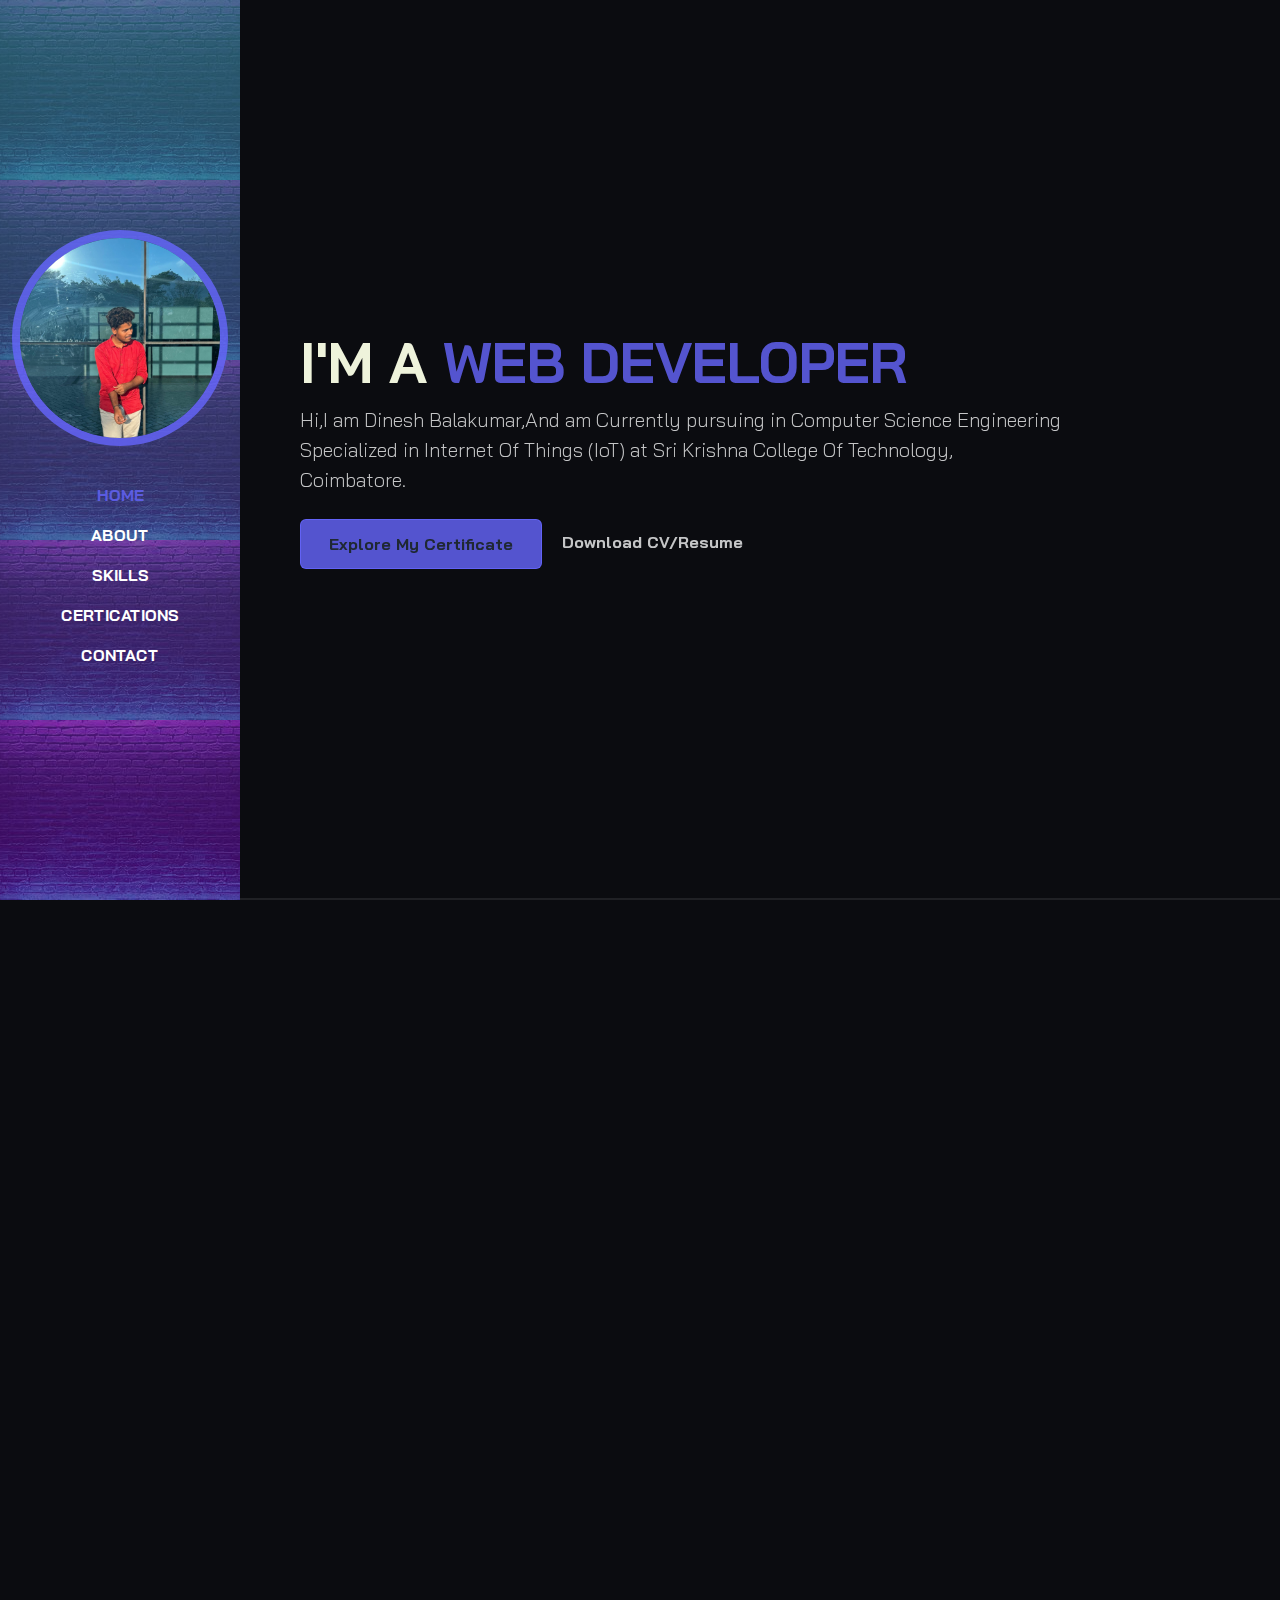
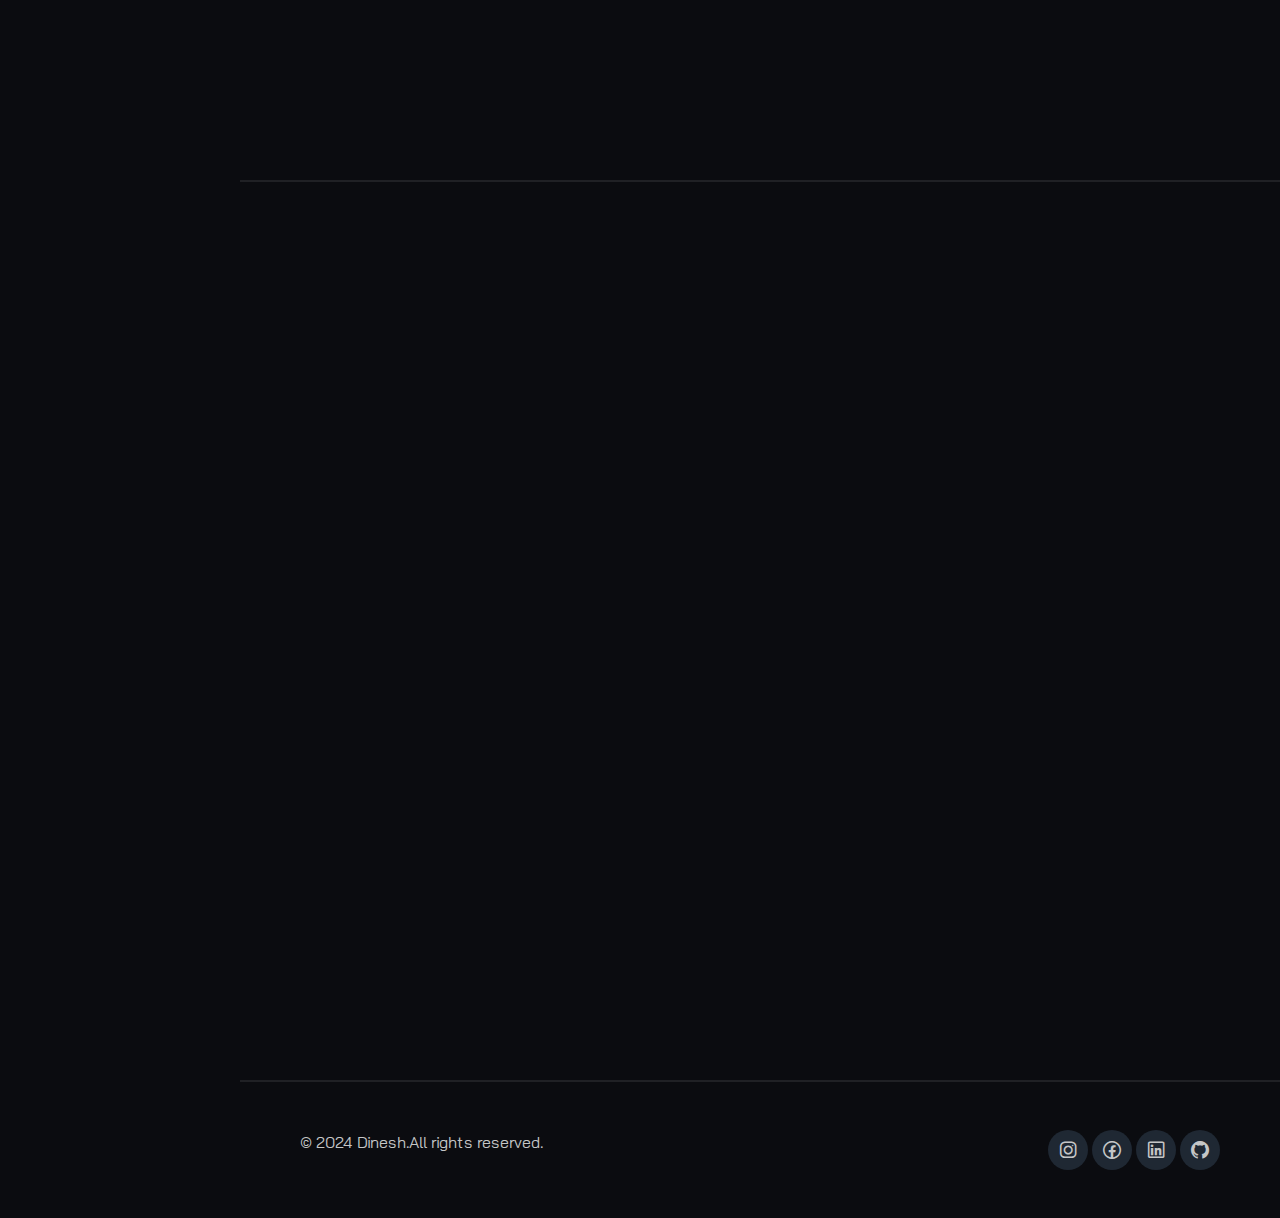
<file: Personal Portfolio/index.html>
<!DOCTYPE html>
<html lang="en">
<head>
    <meta charset="UTF-8">
    <meta name="viewport" content="width=device-width, initial-scale=1.0">
    <title>Portfolio</title>
    <link rel="stylesheet" href="./assets/css/bootstrap.min.css">
    <link rel="stylesheet" href="./assets/css/aos.css">
    <link rel="stylesheet" href="./assets/css/line-awesome.min.css">
    <link rel="stylesheet" href="./assets/css/style.css">
</head>
<body data-bs-spy="scroll" data-bs-target=".navbar">

    <!--NAVBAR-->
    <nav class="navbar navbar-expand-md navbar-dark fixed-top">
        <div class="container flex-md-column">
          <a class="navbar-brand mx-md-auto mb-md-4" href="#">
            <span class="h3 fw-bold d-block d-md-none">Dinesh Balakumar N</span>
            <img src="./assets/images/pro.jpg" class="d-none d-md-block rounded-circle" alt="">
          </a>
          <button class="navbar-toggler" type="button" data-bs-toggle="collapse" data-bs-target="#navbarNav" aria-controls="navbarNav" aria-expanded="false" aria-label="Toggle navigation">
            <span class="navbar-toggler-icon"></span>
          </button>
          <div class="collapse navbar-collapse" id="navbarNav">
            <ul class="navbar-nav ms-auto flex-md-column text-md-center">

              <li class="nav-item">
                <a class="nav-link" href="#home">Home</a>
              </li>
              <li class="nav-item">
                <a class="nav-link" href="#about">About</a>
              </li>
              <li class="nav-item">
                <a class="nav-link" href="#skills">Skills</a>
              </li>
              <li class="nav-item">
                <a class="nav-link" href="#work">Certications</a>
              </li>
              <li class="nav-item">
                <a class="nav-link" href="#contact">Contact</a>
              </li>

            </ul>
          </div>
        </div>
      </nav>
    <!--//NAVBAR-->
    <!--CONTENT WRAPPER-->
    <div id="content-wrapper">

      <!--HOME-->
      <section id="home" class="full-height px-md-5">
        <div class="container">
          <div class="row">
            <div class="col-md-10">
              <h1 class="display-4 fw-bold" data-aos="fade-up">I'M A <span class="text-brand">WEB DEVELOPER</span></h1>
              <P class="lead mt-2 mb-4" data-aos="fade-up" data-aos-delay="300">Hi,I am Dinesh Balakumar,And am Currently pursuing in Computer Science Engineering Specialized in Internet Of Things (IoT) at Sri Krishna College Of Technology, Coimbatore.</P>
              <div data-aos="fade-up" data-aos-delay="600">
                <a href="#work" class="btn btn-brand me-3">Explore My Certificate</a>
              <a href="./assets/images/Dinesh Balakumar@Resume.pdf" class="link-custom" download>Download CV/Resume</a>
              </div>
            </div>
          </div>
        </div>
      </section>
      <!--//HOME-->

      <!--ABOUT-->
    <section id="about" class="full-height px-lg-5">
      <div class="container">
        <div class="row pb-4" data-aos="fade-up">
          <div class="col-md-8">
            <h6 class="text-brand">ABOUT</h6>
            <h1>My Education & Experience</h1>
          </div>
        </div>
        <div class="row gy-5">
          <div class="col-lg-6">
            <h3 class="mb-4" data-aos="fade-up" data-aos-delay="300">Education</h3>
            <div class="row gy-4">

              <div class="col-12"data-aos="fade-up" data-aos-delay="600">
               <div  class="bg-base p-4 rounded-4 shadow-effect">
                <h4>Bachleor of Engineering</h4>
                <p class="text-brand mb-3">Sri Krishna College Of Technology(2023-2027)</p>
                <p class="mb-0">I'm Currently pursuing in IInd Year in this College.My CGPA of Current year is 7.2%.</p>
               </div>
              </div>

              <div class="col-12"data-aos="fade-up" data-aos-delay="600">
                <div  class="bg-base p-4 rounded-4 shadow-effect">
                 <h4>Higher Secondary</h4>
                 <p class="text-brand mb-3">C.E.O.A Matric.Hr.Sec School (2022-2023)</p>
                 <p class="mb-0">Completed Higher Studies with Distinction: Secured 79% in 2021-2022 with lot of Hardworks.</p>
                </div>
               </div>

               <div class="col-12"data-aos="fade-up" data-aos-delay="600">
                <div  class="bg-base p-4 rounded-4 shadow-effect">
                 <h4>SSLC </h4>
                 <p class="text-brand mb-3">C.E.O.A Matric.Hr.Sec School (2019-2020)</p>
                 <p class="mb-0">SSLC Graduate: Passed All Subjects in 2019-2020 Amid COVID-19 Challenges.</p>
                </div>
               </div>
            </div>

          </div>
          <div class="col-lg-6">
            <h3 class="mb-4" data-aos="fade-up" data-aos-delay="300">Experience</h3>
            <div class="row gy-4">

              <div class="col-12"data-aos="fade-up" data-aos-delay="600">
               <div  class="bg-base p-4 rounded-4 shadow-effect">
                <h4>Data Visualization Intern</h4>
                <p class="text-brand mb-3">Infosys Springboard (Up comming)</p>
                <p class="mb-0">As I have Enrolled for Infosys Springboard Intern for Data-Visualization Course.</p>
               </div>
              </div>

              <div class="col-12"data-aos="fade-up" data-aos-delay="600">
                <div  class="bg-base p-4 rounded-4 shadow-effect">
                 <h4>Web Development Intern</h4>
                 <p class="text-brand mb-3">CodSoft  (In progress)</p>
                 <p class="mb-0">Thrilled to have wrapped up my tasks at CodSoft! Each challenge was a step forward in my journey as a web developer.</p>
                </div>
               </div>

               <div class="col-12"data-aos="fade-up" data-aos-delay="600">
                <div  class="bg-base p-4 rounded-4 shadow-effect">
                 <h4>Volunteer</h4>
                 <p class="text-brand mb-3">Sri Krishna College Of Technology(2023-2027)</p>
                 <p class="mb-0">In My College,I have been worked as a Volunteer in Meetings and in ciriculam Activity</p>
                </div>
               </div>
            </div>



          </div>
        </div>
    </section>
    <!--//ABOUT-->

    <!--skills-->
    <section id="skills" class="full-height px-md-5">
      <div class="container">

        <div class="row pb-4" data-aos="fade-up">
          <div class="col-md-8">
            <h6 class="text-brand">SKILLS</h6>
            <h1>Skills That I Got in</h1>
          </div>
        </div>
        <div class="row gy-4">
          <div class="col-md-4" data-aos="fade-up">
            <div class="certificate p-4 bg-base rounded-4 shadow-effect">
              <div class="iconbox rounded-4">
                <i class="las la-laptop"></i>
              </div>
              <h5 class="mt-4 mb-2">FRONTEND SKILLS</h5>
              <ul>
                <li>HTML</li>
                <li>CSS</li>
                <li>Javascript</li>
                <li>bootstrap</li>
                <li>React.js</li>
              </ul>
              <a herf="#" class="link-custom">Details</a>
            </div>
          </div>
          <div class="col-md-4" data-aos="fade-up" data-aos-delay="300">
            <div class="certificate p-4 bg-base rounded-4 shadow-effect">
              <div class="iconbox rounded-4">
                <i class="las la-server"></i>
              </div>
              <h5 class="mt-4 mb-2">BACKEND SKILLS</h5>
              <ul>
                <li>DBMS</li>
                <li>My SQL</li>
                <li>Java</li>
                <li>DSA</li>
                <li>C++</li>
              </ul>
              <a herf="#" class="link-custom">Details</a>
            </div>
          </div>
          <div class="col-md-4" data-aos="fade-up" data-aos-delay="600">
            <div class="certificate p-4 bg-base rounded-4 shadow-effect">
              <div class="iconbox rounded-4">
                <i class="las la-feather"></i>
              </div>
              <h5 class="mt-4 mb-2">SOFT SKILLS</h5>
              <ul>
                <li>TimeManagement</li>
                <li>Effective Writing</li>
                <li>Problem Solving</li>
                <li>Communication</li>
                <li>Creativity</li>
              </ul>
              <a herf="#" class="link-custom">Details</a>
            </div>
          </div>
        </div>
      </div>
    </section>
    <!--//skills-->

    <!--CERTIFICATIONS-->
    <section id="work" class="full-height px-md-5">
      <div class="container">

        <div class="row pb-4" data-aos="fade-up">
          <div class="col-md-8">
            <h6 class="text-brand">CERTIFICATIONS</h6>
            <h1>My Recent certificate's</h1>
          </div>
        </div>
        <div class="row gy-4">
          <div class="col-md-5" data-aos="fade-up">
            <div class="card-custom rounded-4 bg-base shadow-effect">
              <div class="card-custom-image rounded-4">
                <img class="rounded-4" src="./assets/images/iamNeo.jpg" alt="">
              </div>
              <div class="card-custom-content p-4">
                <h4>DSA certificate</h4>
                <p>"Certified in Data Structure and Algorithms by Iamneo | Demonstrating Strong Problem-Solving Skills and Algorithmic Proficiency"</p>
                <a href="https://www.linkedin.com/in/dinesh-balakumar-n-936954291?lipi=urn%3Ali%3Apage%3Ad_flagship3_profile_view_base%3BF59hPH73TGuK8zxO7hZAhg%3D%3D" class="link-custom">Read More</a>
              </div>
            </div>
          </div>
          <div class="col-md-5" data-aos="fade-up" data-aos-delay="300">
            <div class="card-custom rounded-4 bg-base shadow-effect">
              <div class="card-custom-image rounded-4">
                <img class="rounded-4" src="./assets/images/wheels on bot.jpg" alt="">
              </div>
              <div class="card-custom-content p-4">
                <h4>Wheels On Bot</h4>
                <p>"Successfully completed the Value Added Course 'Wheels on Bot' at Sri Krishna College of Technology, enhancing my skills in robotics and automation!"</p>
                <a href="https://www.linkedin.com/in/dinesh-balakumar-n-936954291?lipi=urn%3Ali%3Apage%3Ad_flagship3_profile_view_base%3BF59hPH73TGuK8zxO7hZAhg%3D%3D" class="link-custom">Read More</a>
              </div>
            </div>
          </div>
          <div class="col-md-5" data-aos="fade-up">
            <div class="card-custom rounded-4 bg-base shadow-effect">
              <div class="card-custom-image rounded-4">
                <img class="rounded-4" src="./assets/images/Effective Resume and cover letter.png" alt="">
              </div>
              <div class="card-custom-content p-4">
                <h4>Tata Consultancy Services Certificate</h4>
                <p>"Certified in crafting impactful resumes and cover letters, ensuring my application stands out in any job search!"</p>
                <a href="https://www.linkedin.com/in/dinesh-balakumar-n-936954291?lipi=urn%3Ali%3Apage%3Ad_flagship3_profile_view_base%3BF59hPH73TGuK8zxO7hZAhg%3D%3D" class="link-custom">Read More</a>
              </div>
            </div>
          </div>
          <div class="col-md-5" data-aos="fade-up" data-aos-delay="300">
            <div class="card-custom rounded-4 bg-base shadow-effect">
              <div class="card-custom-image rounded-4">
                <img class="rounded-4" src="./assets/images/introduction to soft skills.png" alt="">
              </div>
              <div class="card-custom-content p-4">
                <h4>Tata Consultancy Services Certificate</h4>
                <p>"Successfully completed the course on Soft Skills, mastering the art of effective communication, teamwork, and professionalism."</p>
                <a href="https://www.linkedin.com/in/dinesh-balakumar-n-936954291?lipi=urn%3Ali%3Apage%3Ad_flagship3_profile_view_base%3BF59hPH73TGuK8zxO7hZAhg%3D%3D" class="link-custom">Read More</a>
              </div>
            </div>
          </div>

          <div class="col-md-5" data-aos="fade-up">
            <div class="card-custom rounded-4 bg-base shadow-effect">
              <div class="card-custom-image rounded-4">
                <img class="rounded-4" src="./assets/images/interview Skills.png" alt="">
              </div>
              <div class="card-custom-content p-4">
                <h4>Tata Consultancy Services Certificate</h4>
                <p>"Certified in Interview Skills, equipped to confidently navigate job interviews and make a lasting impression."</p>
                <a href="https://www.linkedin.com/in/dinesh-balakumar-n-936954291?lipi=urn%3Ali%3Apage%3Ad_flagship3_profile_view_base%3BF59hPH73TGuK8zxO7hZAhg%3D%3D" class="link-custom">Read More</a>
              </div>
            </div>
          </div>

          <div class="col-md-5" data-aos="fade-up" data-aos-delay="300">
            <div class="card-custom rounded-4 bg-base shadow-effect">
              <div class="card-custom-image rounded-4">
                <img class="rounded-4" src="./assets/images/infosys BI.png" alt="">
              </div>
              <div class="card-custom-content p-4">
                <h4>Infosys Certificate</h4>
                <p>"Completed the Introduction to Business Intelligence course, gaining foundational insights into data-driven decision-making."</p>
                <a href="https://www.linkedin.com/in/dinesh-balakumar-n-936954291?lipi=urn%3Ali%3Apage%3Ad_flagship3_profile_view_base%3BF59hPH73TGuK8zxO7hZAhg%3D%3D" class="link-custom">Read More</a>
              </div>
            </div>
          </div>

          <div class="col-md-5" data-aos="fade-up">
            <div class="card-custom rounded-4 bg-base shadow-effect">
              <div class="card-custom-image rounded-4">
                <img class="rounded-4" src="./assets/images/time management infosys.png" alt="">
              </div>
              <div class="card-custom-content p-4">
                <h4>Infosys Certificate</h4>
                <p>"Certified in Time Management, mastering techniques to efficiently balance tasks and optimize productivity."</p>
                <a href="https://www.linkedin.com/in/dinesh-balakumar-n-936954291?lipi=urn%3Ali%3Apage%3Ad_flagship3_profile_view_base%3BF59hPH73TGuK8zxO7hZAhg%3D%3D" class="link-custom">Read More</a>
              </div>
            </div>
          </div>

          <div class="col-md-5" data-aos="fade-up" data-aos-delay="300">
            <div class="card-custom rounded-4 bg-base shadow-effect">
              <div class="card-custom-image rounded-4">
                <img class="rounded-4" src="./assets/images/Email writing skills.png" alt="">
              </div>
              <div class="card-custom-content p-4">
                <h4>Infosys Certificate</h4>
                <p>"Completed the course on Email Writing Skills, perfecting the art of professional communication in the digital workspace."</p>
                <a href="https://www.linkedin.com/in/dinesh-balakumar-n-936954291?lipi=urn%3Ali%3Apage%3Ad_flagship3_profile_view_base%3BF59hPH73TGuK8zxO7hZAhg%3D%3D" class="link-custom">Read More</a>
              </div>
            </div>
          </div>
          
        </div>
      </div>
    </section>
    <!--//CERTIFICATIONS-->

    <!--CONTACT-->
    <section id="contact" class="full-height px-lg-5">
      <div class="container">
        <div class="row justify-content-center text-center">
          <div class="col-lg-8 pb-4"  data-aos="fade-up">
            <h6 class="text-brand">CONTACT</h6>
            <h1>Interested in working together? Let's talk</h1>
          </div>
          <div class="col-lg-8"  data-aos="fade-up" data-aos-delay="300">
            <form action="#" class="row gy-lg-3 gy-3">
              <div class="form-group col-md-6">
                <input type="text" class="form-control" placeholder="Enter your Name">
              </div>
              <div class="form-group col-md-6">
                <input type="email" class="form-control" placeholder="Enter your E-mail">
              </div>
              <div class="form-group col-12">
                <input type="text" class="form-control" placeholder="Enter Subject">
              </div>
              <div class="form-group col-12">
               <textarea name="" rows="4" class="form-control" placeholder="Enter your Message"></textarea>
              </div>
              <div class="form-group col-12 d-grid">
                <button type="submit" class="btn btn-brand">Contact me</button>
               </div>
               <div class="Contact-info">
              <a href=""><i class="las la-envelope link-custom">-727823tuo014@skct.edu.in</i><br></a>
               <a herf=""><i class="las la-phone link-custom">+91 6383416156</i></a>
              </div>
            </form>
          </div>
        </div>
      </div>
    </section>
    <!--//CONTACT-->

    <!--FOOTER-->
    <footer class="py-5 px-lg-5">
      <div class="container">
        <div class="row gy-4 justify-content-between">
          <div class="col-auto">
            <p class="mb-0"> &copy; 2024 Dinesh.All rights reserved.</p>
          </div>
          <div class="col-auto">
            <div class="social-icons">
              <a href="#"><i class="lab la-instagram"></i></a>
              <a href="https://www.facebook.com"><i class="lab la-facebook"></i></a>
              <a href="https://www.linkedin.com/in/dinesh-balakumar-n-936954291?lipi=urn%3Ali%3Apage%3Ad_flagship3_profile_view_base%3BF59hPH73TGuK8zxO7hZAhg%3D%3D"><i class="lab la-linkedin"></i></a>
              <a href="#"><i class="lab la-github"></i></a>
            </div>
          </div>
        </div>
      </div>
     

    </footer>
    <!--//FOOTER-->

  </div><!--//CONTENT WRAPPER-->
  
    <script src="./assets/js/bootstrap.bundle.min.js"></script>
    <script src="./assets/js/aos.js"></script>
    <script src="./assets/js/main.js"></script>
  </div>
</body>
</html>
</file>
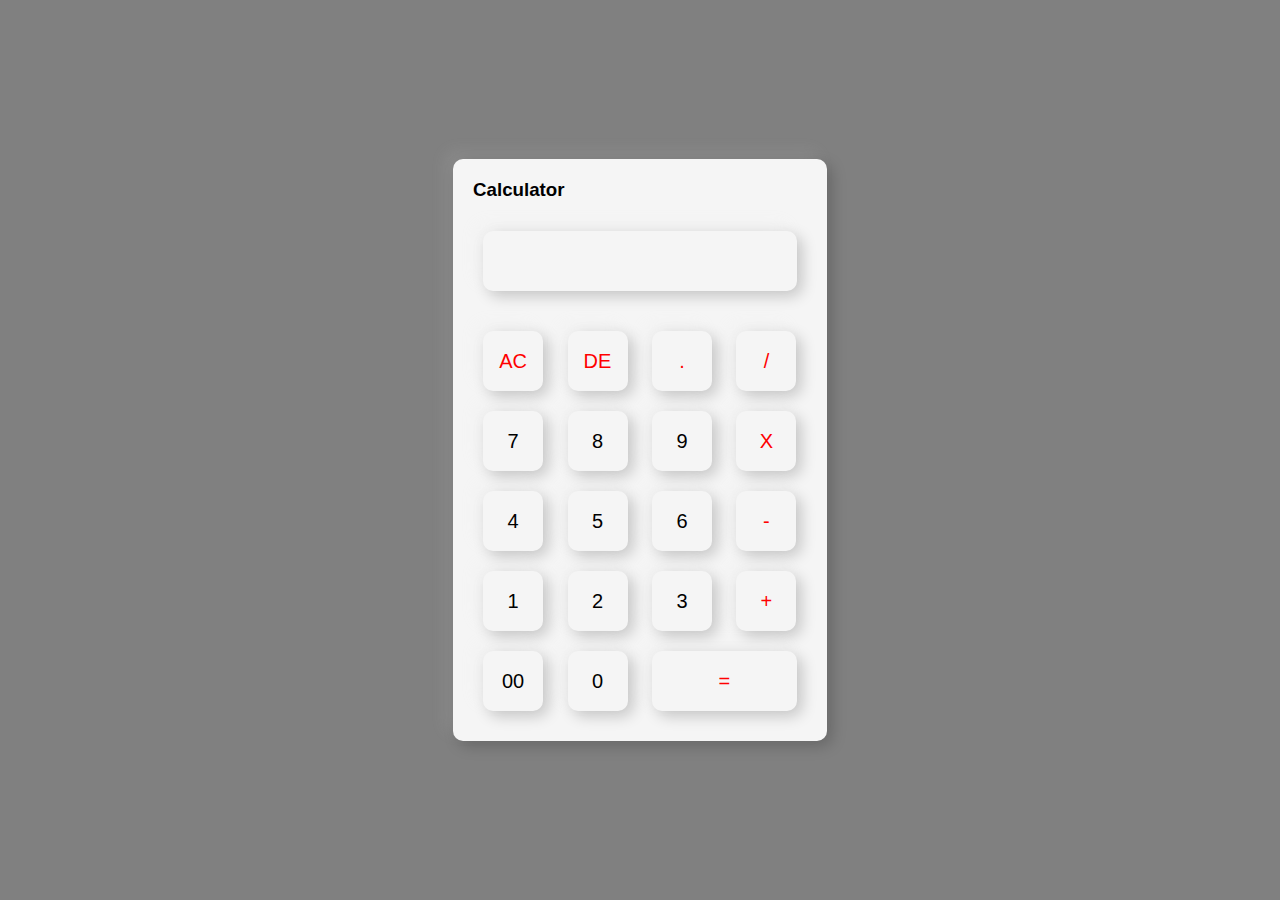
<file: Calculator/cal.html>
<!DOCTYPE html>
<html lang="en">
<head>
    <meta charset="UTF-8">
    <meta name="viewport" content="width=device-width, initial-scale=1.0">
    <title>Calculator</title>
    <link rel="stylesheet" href="cal.css">
</head>
<body>
    <div class="container">
                <div class="calculator">
            <h3>Calculator</h3>
            <form>
                <div class="display">
                    <input type="text" name="display">
                </div>
                <div>
                    <input type="button" value="AC" onclick="display.value = '' " class="operator">
                    <input type="button" value="DE" onclick="display.value = display.value.toString().slice(0,-1)" class="operator">
                    <input type="button" value="." onclick="display.value += '.' " class="operator">
                    <input type="button" value="/" onclick="display.value += '/' " class="operator">
                </div>
                <div>
                    <input type="button" value="7" onclick="display.value += '7' ">
                    <input type="button" value="8" onclick="display.value += '8' ">
                    <input type="button" value="9" onclick="display.value += '9' ">
                    <input type="button" value="X" onclick="display.value += '*' " class="operator">
                </div>
                <div>
                    <input type="button" value="4" onclick="display.value += '4' ">
                    <input type="button" value="5" onclick="display.value += '5' ">
                    <input type="button" value="6" onclick="display.value += '6' ">
                    <input type="button" value="-" onclick="display.value += '-' " class="operator">
                </div>
                <div>
                    <input type="button" value="1" onclick="display.value += '1' ">
                    <input type="button" value="2" onclick="display.value += '2' ">
                    <input type="button" value="3" onclick="display.value += '3' ">
                    <input type="button" value="+" onclick="display.value += '+' " class="operator">
                </div>
                <div>
                    <input type="button" value="00" onclick="display.value += '00' ">
                    <input type="button" value="0" onclick="display.value += '0' ">
                    <input type="button" value="=" onclick="display.value=eval(display.value)" class="equal operator">
                </div>
            </form>
        </div>
    </div>
</body>
</html>
</file>
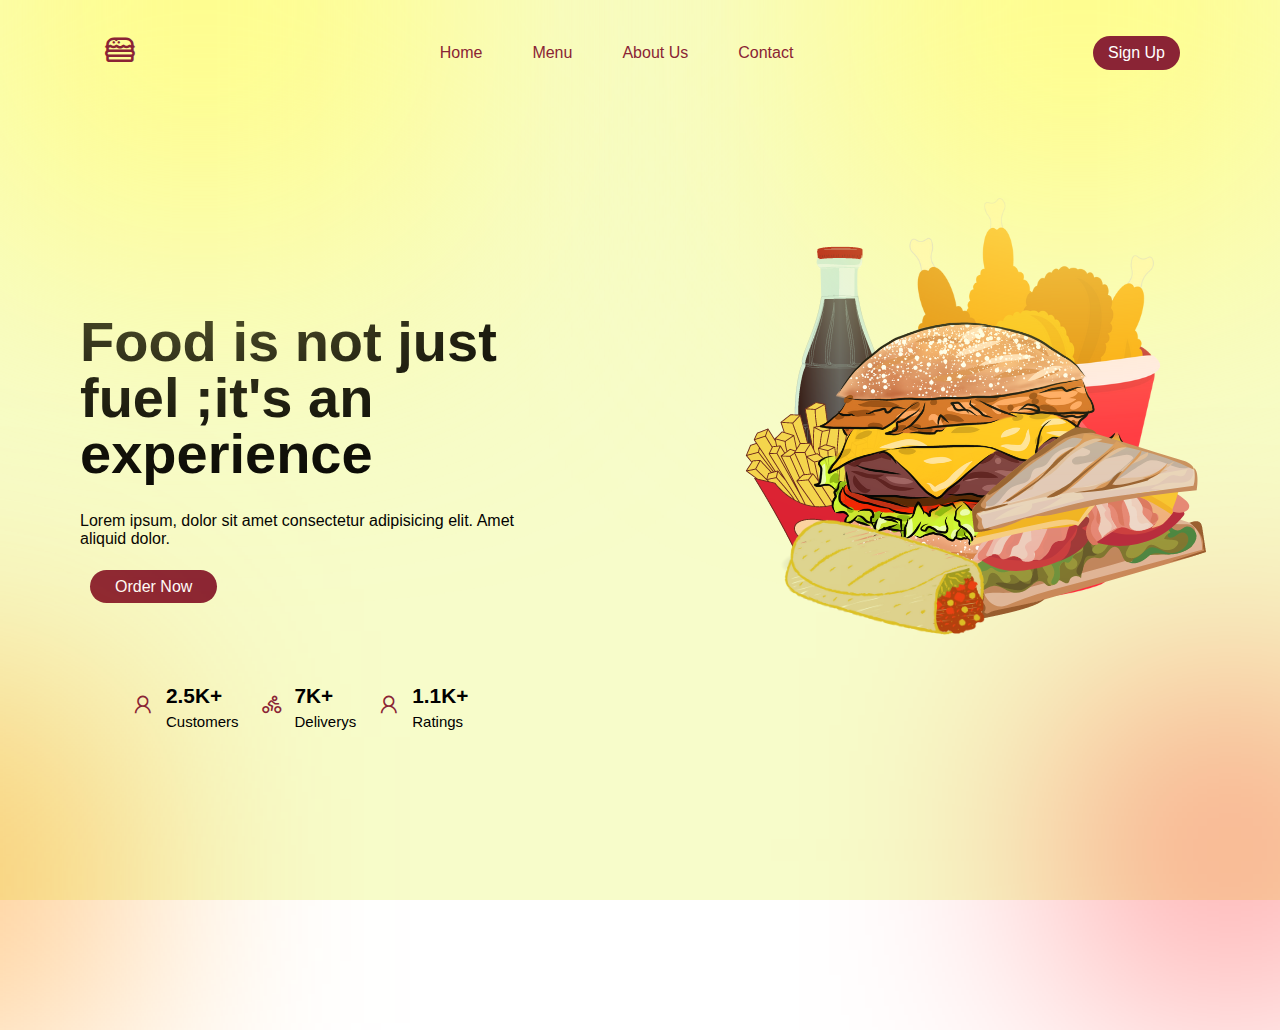
<file: Landing Page/LandingPage.html>
<!DOCTYPE html>
<html lang="en">
<head>
    <meta charset="UTF-8">
    <meta name="viewport" content="width=device-width, initial-scale=1.0">
    <title>Landing Page</title>
    <link rel="stylesheet" href="./asset/css/style.css">
    <link rel="stylesheet" href="./asset/css/line-awesome.min.css">
    <link rel="stylesheet" href="./asset/css/aos.css">
</head>
<body>
    <section>
        <div class="blur_clr"></div>
        <div class="blur_clr"></div>
        <div class="blur_clr"></div>
        <div class="blur_clr"></div>
        <header>
            <a href="#" class="logo"><i class="las la-hamburger"></i></a>
            <ul class="nav">
                <li><a href="">Home</a></li>
                <li><a href="">Menu</a></li>
                <li><a href="">About Us</a></li>
                <li><a href="">Contact</a></li>
            </ul>
            <a href="#" class="btn">Sign Up</a>
        </header>
        <div class="content">
            <div class="contentbx">
                <h1>Food is not just fuel ;it's an experience</h1>
                <p>Lorem ipsum, dolor sit amet consectetur adipisicing elit. Amet aliquid dolor.</p>
                <a href="#" class="btn">Order Now</a>
            </div>
            <div class="imgbx">
                <img src="./asset/images/ad image.png" alt="">
            </div>
        </div>
        <div class="infobx">
            <div class="box">
               <i class="las la-user"></i>
               <div class="info">
                <h4>2.5K+</h4>
                <p>Customers</p>
            </div>

               <div class="box">
                <i class="las la-biking"></i>
                <div class="info">
                 <h4>7K+</h4>
                 <p>Deliverys</p>
                </div>

                <div class="box">
                    <i class="las la-user"></i>
                    <div class="info">
                     <h4>1.1K+</h4>
                     <p>Ratings</p>
                </div>
            </div>
        </div>
    </section>
</body>
</html>
</file>
<file: Personal Portfolio/assets/css/style.css>
@import url('https://fonts.googleapis.com/css2?family=Bai+Jamjuree:ital,wght@0,400;0,500;0,600;0,700;1,600&display=swap');
:root{
    --color-body: #c5c6c7;
    --color-heading: #eef3db;
    --color-base: #1f2833;
    --color-base2: #0b0c10;
    --color-brand: #66fc;
    --color-brand2: #45a29e;
    --sidebar-width: 240px;
    --font-base: "Bai Jamjuree";
}

body{
    background-color: var(--color-base2);
    color: var(--color-body);
    font-family:var(--font-base), sans-serif;
}
h1,h2,h3,h4.h5,h6{
    color: var(--color-heading);
    font-weight:700;
}
a{
    text-decoration:none;
    color:var(--color-body);
    transition: all 0.4s ease;
}
a:hover{
    color:var(--color-brand);
}
img{
    width:100%;
}
.text-brand{
    color:var(--color-brand);
}
.bg-base{
    background-color: var(--color-base);
}
.full-height{
    min-height: 100vh;
    height: 100%;
    display: flex;
    flex-direction: column;
    justify-content: center;
    padding-top: 80px;
    padding-bottom: 80px;
    border-bottom:2px solid rgba(225,225,225,0.1);
}
.shadow-effect{
    transition: all 0.5s;
}
.shadow-effect:hover{
    box-shadow: -6px 6px 0 0 var(--color-brand);
}
.iconbox{
    width:60px;
    height:60;
    display:flex;
    align-items:center;
    justify-content: center;
    font-size: 32px;
    background-color: var(--color-brand);
    color:var(--color-base);
}
.navbar{
    background-color: var(--color-base);
}
.navbar .nav-link{
    font-weight: 700;
    text-transform: uppercase;
    color:#fff;
}
.navbar .nav-link:hover{
    color: var(--color-brand);
}
.navbar .nav-link.active{
    color: var(--color-brand);
}
@media(min-width:992px){
    .navbar{
        min-height: 100vh;
        width:var(--sidebar-width);
        background: linear-gradient(rgba(43, 114, 128, 0.8),rgba(91, 7, 136, 0.679)),url(../images/neon.jpeg);
        background-color: cover;
        background-position: center;
    }
    .navbar-brand img{
        border:8px solid var(--color-brand)
    }
    /*CONTENT WRAPPER */
    #content-wrapper{
        padding-left: var(--sidebar-width);
    }

}
/*BTN*/
.btn{
    padding: 12px 28px;
    font-weight: 700;
}
.btn-brand{
    background-color: var(--color-brand);
    border-color: var(--color-brand);
    color: var(--color-base);
}
.btn-brand:hover,
.btn-brand:focus{
    background-color: var(--color-brand2);
    color:var(--color-base);
    border-color: var(--color-base2);
}
.link-custom{
    font-weight: 700;
    position: relative;
}
.link-custom::after{
    content:"";
    width:0%;
    height:2px;
    background-color: var(--color-brand);
    position: absolute;
    left:0;
    top:110%;
    transition: all 0.4s;
}
.link-custom:hover::after{
    width:100%;
}
/* CARD*/
.card-custom .card-custom-image{
    overflow:hidden;
}
.card-custom .card-custom-image img{
    transition: all 0.4s ease;

}

.card-custom:hover .card-custom-image img{
    transform: scale(1.1);
}

/* CONTACT*/
#contact .form-control{
    background-color: var(--color-base);

    border-color: var(--color-base);
    color: var(--color-body);
}
#contact .form-control:focus{
    border-color: var(--color-brand);
    box-shadow: none;
}

#contact .form-control::placeholder{
    color: var(--color-body);
}

#contact input.form-control{
    height: 44px;
}
/*social icons*/

.social-icons a{
    width: 40px;
    height: 40px;
    display: inline-flex;
    align-items: center;
    justify-content: center;
    background-color: var(--color-base);
    border-radius: 100px;
    font-size: 24px;
}
</file>
<file: Calculator/cal.css>
*{
    margin: 0;
    padding: 0;
    font-family: 'poppins',sans-serif;
    box-sizing:border-box;
}
.container{
    width: 100%;
    height: 100vh;
    background:gray;
    display: flex;
    align-items: center;
    justify-content: center;
}
.calculator{
    background: whitesmoke;
    padding: 20px;
    border-radius: 10px;
    box-shadow: -8px -8px 15px rgba(225,225,225,0.1),5px 5px 15px rgba(0,0,0,0.2);
}
.calculator form input{
    border: 0;
    outline: 0;
    width:60px;
    height: 60px;
    border-radius: 10px;
    box-shadow: -8px -8px 15px rgba(225,225,225,0.1),5px 5px 15px rgba(0,0,0,0.2);
    background: transparent;
    font-size: 20px;
    cursor: pointer;
    margin:10px;
}
.calculator form input:hover{
    transform: scale(0.9);
}
form .display{
    display: flex;
    justify-content: flex-end;
    margin: 20px 0;
}
form .display input{
    text-align:right;
    flex:1;
    font-size:45px;
}
form input.equal{
    width:145px;
}
form input.operator{
    color:red;
}
</file>
<file: Landing Page/asset/css/style.css>
*{
    margin: 0;
    padding:0;
    box-sizing:border-box;
    font-family:'ubuntu',sans-serif;
}
body{
    overflow:hidden;
}
section{
    display: flex;
    justify-content: center;
    align-items: center;
    min-height: 100vh;
    background: #f7fcca;
}
section .blur_clr{
    position: absolute;
    filter: blur(150px);
}
section .blur_clr:nth-child(1){
    background: #fffd87;
    width: 500px;
    height:500px;
    right:-50px;
    top:-250px;
}
section .blur_clr:nth-child(2){
    background:darkorange;
    width: 200px;
    height:300px;
    left:-150px;
    bottom:-130px;
}
section .blur_clr:nth-child(3){
    background:red;
    width: 200px;
    height:200px;
    right:-50px;
    bottom:-50px;
}
section .blur_clr:nth-child(4){
    background: #fffd87;
    width: 500px;
    height:500px;
    left:-50px;
    top:-250px;
}
header{
    position: absolute;
    top:0;
    left:0;
    width:100%;
    padding: 30px 100px;
    display: flex;
    justify-content: space-between;
    align-items: center;

}
header .logo{
    position: relative;
    font-size: 2.5em;
    color:#8a2435;
    text-transform: uppercase;
    font-weight: 700;
    text-decoration: none;
}
header .nav{
    position: relative;
    display: flex;
}
header .nav li{
    list-style: none;
    margin:0 10px;
}
header .nav li a{
    color: #8a2435;
    text-decoration: none;
    padding: 8px 15px;
    border-radius:25px;
    font-weight:500;
    transition:  0.5s;
}
header .nav li a:hover{
    background: #fff;
    box-shadow: 0 5px 10px rgba(0,0,0,0.1);
}
header .btn{
    background: #8a2435;
    color:#fff;
    text-decoration: none;
    padding: 8px 15px;
    border-radius: 25px;
    font-weight: 500;
    transition: 0.5;
}
header .btn:hover{
    transform: scale(0.9);
}
.content{
    width: 100%;
    display: flex;
    justify-content: space-around;
    align-items: center;

}
.content .contentbx{
    max-width: 500px;

}
.content .contentbx h1{
    font-size: 3.5em;
    color:#000;
    line-height: 1em;
    margin:10px;
}
.content .contentbx p{
    font-size: 1em;
    color:#000;
    margin:30px 10px;
}
.content .contentbx .btn{
    background: #8a2435;
    color:#fff;
    text-decoration: none;
    padding: 8px 25px;
    border-radius: 25px;
    font-weight: 500;
    margin:20px;
    transition: 0.5s;
}
.content .contentbx .btn:hover{
    background: #fff;
    transform: scale(1);
    color: #8a2435;
    box-shadow: 0 5px 10px rgba(0,0,0,0.1);
}
.infobx{
    position: absolute;
    bottom:100px;
    left:100px;
    display: flex;
    margin:10px;
}
.infobx .box{
    margin: 20px 10px;
    display: flex;
    justify-content: center;
    align-items:center;
}
.infobx .box i{
    font-size: 1.6em;
    color: #8a2435;
    margin: 10px;
}
.infobx .box h4{
    font-size: 1.3em;
    margin: 5px 0;
}
.infobx .box p{
    font-size: 15px;
}
</file>
<file: Personal Portfolio/assets/css/line-awesome.min.css>
.la,.lab,.lad,.lal,.lar,.las{-moz-osx-font-smoothing:grayscale;-webkit-font-smoothing:antialiased;display:inline-block;font-style:normal;font-variant:normal;text-rendering:auto;line-height:1}.la-lg{font-size:1.33333em;line-height:.75em;vertical-align:-.0667em}.la-xs{font-size:.75em}.la-sm{font-size:.875em}.la-1x{font-size:1em}.la-2x{font-size:2em}.la-3x{font-size:3em}.la-4x{font-size:4em}.la-5x{font-size:5em}.la-6x{font-size:6em}.la-7x{font-size:7em}.la-8x{font-size:8em}.la-9x{font-size:9em}.la-10x{font-size:10em}.la-fw{text-align:center;width:1.25em}.la-ul{list-style-type:none;margin-left:2.5em;padding-left:0}.la-ul>li{position:relative}.la-li{left:-2em;position:absolute;text-align:center;width:2em;line-height:inherit}.la-border{border:solid .08em #eee;border-radius:.1em;padding:.2em .25em .15em}.la-pull-left{float:left}.la-pull-right{float:right}.la.la-pull-left,.lab.la-pull-left,.lal.la-pull-left,.lar.la-pull-left,.las.la-pull-left{margin-right:.3em}.la.la-pull-right,.lab.la-pull-right,.lal.la-pull-right,.lar.la-pull-right,.las.la-pull-right{margin-left:.3em}.la-spin{-webkit-animation:la-spin 2s infinite linear;animation:la-spin 2s infinite linear}.la-pulse{-webkit-animation:la-spin 1s infinite steps(8);animation:la-spin 1s infinite steps(8)}@-webkit-keyframes la-spin{0%{-webkit-transform:rotate(0);transform:rotate(0)}100%{-webkit-transform:rotate(360deg);transform:rotate(360deg)}}@keyframes la-spin{0%{-webkit-transform:rotate(0);transform:rotate(0)}100%{-webkit-transform:rotate(360deg);transform:rotate(360deg)}}.la-rotate-90{-webkit-transform:rotate(90deg);transform:rotate(90deg)}.la-rotate-180{-webkit-transform:rotate(180deg);transform:rotate(180deg)}.la-rotate-270{-webkit-transform:rotate(270deg);transform:rotate(270deg)}.la-flip-horizontal{-webkit-transform:scale(-1,1);transform:scale(-1,1)}.la-flip-vertical{-webkit-transform:scale(1,-1);transform:scale(1,-1)}.la-flip-both,.la-flip-horizontal.la-flip-vertical{-webkit-transform:scale(-1,-1);transform:scale(-1,-1)}:root .la-flip-both,:root .la-flip-horizontal,:root .la-flip-vertical,:root .la-rotate-180,:root .la-rotate-270,:root .la-rotate-90{-webkit-filter:none;filter:none}.la-stack{display:inline-block;height:2em;line-height:2em;position:relative;vertical-align:middle;width:2.5em}.la-stack-1x,.la-stack-2x{left:0;position:absolute;text-align:center;width:100%}.la-stack-1x{line-height:inherit}.la-stack-2x{font-size:2em}.la-inverse{color:#fff}.la-500px:before{content:"\f26e"}.la-accessible-icon:before{content:"\f368"}.la-accusoft:before{content:"\f369"}.la-acquisitions-incorporated:before{content:"\f6af"}.la-ad:before{content:"\f641"}.la-address-book:before{content:"\f2b9"}.la-address-card:before{content:"\f2bb"}.la-adjust:before{content:"\f042"}.la-adn:before{content:"\f170"}.la-adobe:before{content:"\f778"}.la-adversal:before{content:"\f36a"}.la-affiliatetheme:before{content:"\f36b"}.la-air-freshener:before{content:"\f5d0"}.la-airbnb:before{content:"\f834"}.la-algolia:before{content:"\f36c"}.la-align-center:before{content:"\f037"}.la-align-justify:before{content:"\f039"}.la-align-left:before{content:"\f036"}.la-align-right:before{content:"\f038"}.la-alipay:before{content:"\f642"}.la-allergies:before{content:"\f461"}.la-amazon:before{content:"\f270"}.la-amazon-pay:before{content:"\f42c"}.la-ambulance:before{content:"\f0f9"}.la-american-sign-language-interpreting:before{content:"\f2a3"}.la-amilia:before{content:"\f36d"}.la-anchor:before{content:"\f13d"}.la-android:before{content:"\f17b"}.la-angellist:before{content:"\f209"}.la-angle-double-down:before{content:"\f103"}.la-angle-double-left:before{content:"\f100"}.la-angle-double-right:before{content:"\f101"}.la-angle-double-up:before{content:"\f102"}.la-angle-down:before{content:"\f107"}.la-angle-left:before{content:"\f104"}.la-angle-right:before{content:"\f105"}.la-angle-up:before{content:"\f106"}.la-angry:before{content:"\f556"}.la-angrycreative:before{content:"\f36e"}.la-angular:before{content:"\f420"}.la-ankh:before{content:"\f644"}.la-app-store:before{content:"\f36f"}.la-app-store-ios:before{content:"\f370"}.la-apper:before{content:"\f371"}.la-apple:before{content:"\f179"}.la-apple-alt:before{content:"\f5d1"}.la-apple-pay:before{content:"\f415"}.la-archive:before{content:"\f187"}.la-archway:before{content:"\f557"}.la-arrow-alt-circle-down:before{content:"\f358"}.la-arrow-alt-circle-left:before{content:"\f359"}.la-arrow-alt-circle-right:before{content:"\f35a"}.la-arrow-alt-circle-up:before{content:"\f35b"}.la-arrow-circle-down:before{content:"\f0ab"}.la-arrow-circle-left:before{content:"\f0a8"}.la-arrow-circle-right:before{content:"\f0a9"}.la-arrow-circle-up:before{content:"\f0aa"}.la-arrow-down:before{content:"\f063"}.la-arrow-left:before{content:"\f060"}.la-arrow-right:before{content:"\f061"}.la-arrow-up:before{content:"\f062"}.la-arrows-alt:before{content:"\f0b2"}.la-arrows-alt-h:before{content:"\f337"}.la-arrows-alt-v:before{content:"\f338"}.la-artstation:before{content:"\f77a"}.la-assistive-listening-systems:before{content:"\f2a2"}.la-asterisk:before{content:"\f069"}.la-asymmetrik:before{content:"\f372"}.la-at:before{content:"\f1fa"}.la-atlas:before{content:"\f558"}.la-atlassian:before{content:"\f77b"}.la-atom:before{content:"\f5d2"}.la-audible:before{content:"\f373"}.la-audio-description:before{content:"\f29e"}.la-autoprefixer:before{content:"\f41c"}.la-avianex:before{content:"\f374"}.la-aviato:before{content:"\f421"}.la-award:before{content:"\f559"}.la-aws:before{content:"\f375"}.la-baby:before{content:"\f77c"}.la-baby-carriage:before{content:"\f77d"}.la-backspace:before{content:"\f55a"}.la-backward:before{content:"\f04a"}.la-bacon:before{content:"\f7e5"}.la-balance-scale:before{content:"\f24e"}.la-balance-scale-left:before{content:"\f515"}.la-balance-scale-right:before{content:"\f516"}.la-ban:before{content:"\f05e"}.la-band-aid:before{content:"\f462"}.la-bandcamp:before{content:"\f2d5"}.la-barcode:before{content:"\f02a"}.la-bars:before{content:"\f0c9"}.la-baseball-ball:before{content:"\f433"}.la-basketball-ball:before{content:"\f434"}.la-bath:before{content:"\f2cd"}.la-battery-empty:before{content:"\f244"}.la-battery-full:before{content:"\f240"}.la-battery-half:before{content:"\f242"}.la-battery-quarter:before{content:"\f243"}.la-battery-three-quarters:before{content:"\f241"}.la-battle-net:before{content:"\f835"}.la-bed:before{content:"\f236"}.la-beer:before{content:"\f0fc"}.la-behance:before{content:"\f1b4"}.la-behance-square:before{content:"\f1b5"}.la-bell:before{content:"\f0f3"}.la-bell-slash:before{content:"\f1f6"}.la-bezier-curve:before{content:"\f55b"}.la-bible:before{content:"\f647"}.la-bicycle:before{content:"\f206"}.la-biking:before{content:"\f84a"}.la-bimobject:before{content:"\f378"}.la-binoculars:before{content:"\f1e5"}.la-biohazard:before{content:"\f780"}.la-birthday-cake:before{content:"\f1fd"}.la-bitbucket:before{content:"\f171"}.la-bitcoin:before{content:"\f379"}.la-bity:before{content:"\f37a"}.la-black-tie:before{content:"\f27e"}.la-blackberry:before{content:"\f37b"}.la-blender:before{content:"\f517"}.la-blender-phone:before{content:"\f6b6"}.la-blind:before{content:"\f29d"}.la-blog:before{content:"\f781"}.la-blogger:before{content:"\f37c"}.la-blogger-b:before{content:"\f37d"}.la-bluetooth:before{content:"\f293"}.la-bluetooth-b:before{content:"\f294"}.la-bold:before{content:"\f032"}.la-bolt:before{content:"\f0e7"}.la-bomb:before{content:"\f1e2"}.la-bone:before{content:"\f5d7"}.la-bong:before{content:"\f55c"}.la-book:before{content:"\f02d"}.la-book-dead:before{content:"\f6b7"}.la-book-medical:before{content:"\f7e6"}.la-book-open:before{content:"\f518"}.la-book-reader:before{content:"\f5da"}.la-bookmark:before{content:"\f02e"}.la-bootstrap:before{content:"\f836"}.la-border-all:before{content:"\f84c"}.la-border-none:before{content:"\f850"}.la-border-style:before{content:"\f853"}.la-bowling-ball:before{content:"\f436"}.la-box:before{content:"\f466"}.la-box-open:before{content:"\f49e"}.la-boxes:before{content:"\f468"}.la-braille:before{content:"\f2a1"}.la-brain:before{content:"\f5dc"}.la-bread-slice:before{content:"\f7ec"}.la-briefcase:before{content:"\f0b1"}.la-briefcase-medical:before{content:"\f469"}.la-broadcast-tower:before{content:"\f519"}.la-broom:before{content:"\f51a"}.la-brush:before{content:"\f55d"}.la-btc:before{content:"\f15a"}.la-buffer:before{content:"\f837"}.la-bug:before{content:"\f188"}.la-building:before{content:"\f1ad"}.la-bullhorn:before{content:"\f0a1"}.la-bullseye:before{content:"\f140"}.la-burn:before{content:"\f46a"}.la-buromobelexperte:before{content:"\f37f"}.la-bus:before{content:"\f207"}.la-bus-alt:before{content:"\f55e"}.la-business-time:before{content:"\f64a"}.la-buy-n-large:before{content:"\f8a6"}.la-buysellads:before{content:"\f20d"}.la-calculator:before{content:"\f1ec"}.la-calendar:before{content:"\f133"}.la-calendar-alt:before{content:"\f073"}.la-calendar-check:before{content:"\f274"}.la-calendar-day:before{content:"\f783"}.la-calendar-minus:before{content:"\f272"}.la-calendar-plus:before{content:"\f271"}.la-calendar-times:before{content:"\f273"}.la-calendar-week:before{content:"\f784"}.la-camera:before{content:"\f030"}.la-camera-retro:before{content:"\f083"}.la-campground:before{content:"\f6bb"}.la-canadian-maple-leaf:before{content:"\f785"}.la-candy-cane:before{content:"\f786"}.la-cannabis:before{content:"\f55f"}.la-capsules:before{content:"\f46b"}.la-car:before{content:"\f1b9"}.la-car-alt:before{content:"\f5de"}.la-car-battery:before{content:"\f5df"}.la-car-crash:before{content:"\f5e1"}.la-car-side:before{content:"\f5e4"}.la-caret-down:before{content:"\f0d7"}.la-caret-left:before{content:"\f0d9"}.la-caret-right:before{content:"\f0da"}.la-caret-square-down:before{content:"\f150"}.la-caret-square-left:before{content:"\f191"}.la-caret-square-right:before{content:"\f152"}.la-caret-square-up:before{content:"\f151"}.la-caret-up:before{content:"\f0d8"}.la-carrot:before{content:"\f787"}.la-cart-arrow-down:before{content:"\f218"}.la-cart-plus:before{content:"\f217"}.la-cash-register:before{content:"\f788"}.la-cat:before{content:"\f6be"}.la-cc-amazon-pay:before{content:"\f42d"}.la-cc-amex:before{content:"\f1f3"}.la-cc-apple-pay:before{content:"\f416"}.la-cc-diners-club:before{content:"\f24c"}.la-cc-discover:before{content:"\f1f2"}.la-cc-jcb:before{content:"\f24b"}.la-cc-mastercard:before{content:"\f1f1"}.la-cc-paypal:before{content:"\f1f4"}.la-cc-stripe:before{content:"\f1f5"}.la-cc-visa:before{content:"\f1f0"}.la-centercode:before{content:"\f380"}.la-centos:before{content:"\f789"}.la-certificate:before{content:"\f0a3"}.la-chair:before{content:"\f6c0"}.la-chalkboard:before{content:"\f51b"}.la-chalkboard-teacher:before{content:"\f51c"}.la-charging-station:before{content:"\f5e7"}.la-chart-area:before{content:"\f1fe"}.la-chart-bar:before{content:"\f080"}.la-chart-line:before{content:"\f201"}.la-chart-pie:before{content:"\f200"}.la-check:before{content:"\f00c"}.la-check-circle:before{content:"\f058"}.la-check-double:before{content:"\f560"}.la-check-square:before{content:"\f14a"}.la-cheese:before{content:"\f7ef"}.la-chess:before{content:"\f439"}.la-chess-bishop:before{content:"\f43a"}.la-chess-board:before{content:"\f43c"}.la-chess-king:before{content:"\f43f"}.la-chess-knight:before{content:"\f441"}.la-chess-pawn:before{content:"\f443"}.la-chess-queen:before{content:"\f445"}.la-chess-rook:before{content:"\f447"}.la-chevron-circle-down:before{content:"\f13a"}.la-chevron-circle-left:before{content:"\f137"}.la-chevron-circle-right:before{content:"\f138"}.la-chevron-circle-up:before{content:"\f139"}.la-chevron-down:before{content:"\f078"}.la-chevron-left:before{content:"\f053"}.la-chevron-right:before{content:"\f054"}.la-chevron-up:before{content:"\f077"}.la-child:before{content:"\f1ae"}.la-chrome:before{content:"\f268"}.la-chromecast:before{content:"\f838"}.la-church:before{content:"\f51d"}.la-circle:before{content:"\f111"}.la-circle-notch:before{content:"\f1ce"}.la-city:before{content:"\f64f"}.la-clinic-medical:before{content:"\f7f2"}.la-clipboard:before{content:"\f328"}.la-clipboard-check:before{content:"\f46c"}.la-clipboard-list:before{content:"\f46d"}.la-clock:before{content:"\f017"}.la-clone:before{content:"\f24d"}.la-closed-captioning:before{content:"\f20a"}.la-cloud:before{content:"\f0c2"}.la-cloud-download-alt:before{content:"\f381"}.la-cloud-meatball:before{content:"\f73b"}.la-cloud-moon:before{content:"\f6c3"}.la-cloud-moon-rain:before{content:"\f73c"}.la-cloud-rain:before{content:"\f73d"}.la-cloud-showers-heavy:before{content:"\f740"}.la-cloud-sun:before{content:"\f6c4"}.la-cloud-sun-rain:before{content:"\f743"}.la-cloud-upload-alt:before{content:"\f382"}.la-cloudscale:before{content:"\f383"}.la-cloudsmith:before{content:"\f384"}.la-cloudversify:before{content:"\f385"}.la-cocktail:before{content:"\f561"}.la-code:before{content:"\f121"}.la-code-branch:before{content:"\f126"}.la-codepen:before{content:"\f1cb"}.la-codiepie:before{content:"\f284"}.la-coffee:before{content:"\f0f4"}.la-cog:before{content:"\f013"}.la-cogs:before{content:"\f085"}.la-coins:before{content:"\f51e"}.la-columns:before{content:"\f0db"}.la-comment:before{content:"\f075"}.la-comment-alt:before{content:"\f27a"}.la-comment-dollar:before{content:"\f651"}.la-comment-dots:before{content:"\f4ad"}.la-comment-medical:before{content:"\f7f5"}.la-comment-slash:before{content:"\f4b3"}.la-comments:before{content:"\f086"}.la-comments-dollar:before{content:"\f653"}.la-compact-disc:before{content:"\f51f"}.la-compass:before{content:"\f14e"}.la-compress:before{content:"\f066"}.la-compress-arrows-alt:before{content:"\f78c"}.la-concierge-bell:before{content:"\f562"}.la-confluence:before{content:"\f78d"}.la-connectdevelop:before{content:"\f20e"}.la-contao:before{content:"\f26d"}.la-cookie:before{content:"\f563"}.la-cookie-bite:before{content:"\f564"}.la-copy:before{content:"\f0c5"}.la-copyright:before{content:"\f1f9"}.la-cotton-bureau:before{content:"\f89e"}.la-couch:before{content:"\f4b8"}.la-cpanel:before{content:"\f388"}.la-creative-commons:before{content:"\f25e"}.la-creative-commons-by:before{content:"\f4e7"}.la-creative-commons-nc:before{content:"\f4e8"}.la-creative-commons-nc-eu:before{content:"\f4e9"}.la-creative-commons-nc-jp:before{content:"\f4ea"}.la-creative-commons-nd:before{content:"\f4eb"}.la-creative-commons-pd:before{content:"\f4ec"}.la-creative-commons-pd-alt:before{content:"\f4ed"}.la-creative-commons-remix:before{content:"\f4ee"}.la-creative-commons-sa:before{content:"\f4ef"}.la-creative-commons-sampling:before{content:"\f4f0"}.la-creative-commons-sampling-plus:before{content:"\f4f1"}.la-creative-commons-share:before{content:"\f4f2"}.la-creative-commons-zero:before{content:"\f4f3"}.la-credit-card:before{content:"\f09d"}.la-critical-role:before{content:"\f6c9"}.la-crop:before{content:"\f125"}.la-crop-alt:before{content:"\f565"}.la-cross:before{content:"\f654"}.la-crosshairs:before{content:"\f05b"}.la-crow:before{content:"\f520"}.la-crown:before{content:"\f521"}.la-crutch:before{content:"\f7f7"}.la-css3:before{content:"\f13c"}.la-css3-alt:before{content:"\f38b"}.la-cube:before{content:"\f1b2"}.la-cubes:before{content:"\f1b3"}.la-cut:before{content:"\f0c4"}.la-cuttlefish:before{content:"\f38c"}.la-d-and-d:before{content:"\f38d"}.la-d-and-d-beyond:before{content:"\f6ca"}.la-dashcube:before{content:"\f210"}.la-database:before{content:"\f1c0"}.la-deaf:before{content:"\f2a4"}.la-delicious:before{content:"\f1a5"}.la-democrat:before{content:"\f747"}.la-deploydog:before{content:"\f38e"}.la-deskpro:before{content:"\f38f"}.la-desktop:before{content:"\f108"}.la-dev:before{content:"\f6cc"}.la-deviantart:before{content:"\f1bd"}.la-dharmachakra:before{content:"\f655"}.la-dhl:before{content:"\f790"}.la-diagnoses:before{content:"\f470"}.la-diaspora:before{content:"\f791"}.la-dice:before{content:"\f522"}.la-dice-d20:before{content:"\f6cf"}.la-dice-d6:before{content:"\f6d1"}.la-dice-five:before{content:"\f523"}.la-dice-four:before{content:"\f524"}.la-dice-one:before{content:"\f525"}.la-dice-six:before{content:"\f526"}.la-dice-three:before{content:"\f527"}.la-dice-two:before{content:"\f528"}.la-digg:before{content:"\f1a6"}.la-digital-ocean:before{content:"\f391"}.la-digital-tachograph:before{content:"\f566"}.la-directions:before{content:"\f5eb"}.la-discord:before{content:"\f392"}.la-discourse:before{content:"\f393"}.la-divide:before{content:"\f529"}.la-dizzy:before{content:"\f567"}.la-dna:before{content:"\f471"}.la-dochub:before{content:"\f394"}.la-docker:before{content:"\f395"}.la-dog:before{content:"\f6d3"}.la-dollar-sign:before{content:"\f155"}.la-dolly:before{content:"\f472"}.la-dolly-flatbed:before{content:"\f474"}.la-donate:before{content:"\f4b9"}.la-door-closed:before{content:"\f52a"}.la-door-open:before{content:"\f52b"}.la-dot-circle:before{content:"\f192"}.la-dove:before{content:"\f4ba"}.la-download:before{content:"\f019"}.la-draft2digital:before{content:"\f396"}.la-drafting-compass:before{content:"\f568"}.la-dragon:before{content:"\f6d5"}.la-draw-polygon:before{content:"\f5ee"}.la-dribbble:before{content:"\f17d"}.la-dribbble-square:before{content:"\f397"}.la-dropbox:before{content:"\f16b"}.la-drum:before{content:"\f569"}.la-drum-steelpan:before{content:"\f56a"}.la-drumstick-bite:before{content:"\f6d7"}.la-drupal:before{content:"\f1a9"}.la-dumbbell:before{content:"\f44b"}.la-dumpster:before{content:"\f793"}.la-dumpster-fire:before{content:"\f794"}.la-dungeon:before{content:"\f6d9"}.la-dyalog:before{content:"\f399"}.la-earlybirds:before{content:"\f39a"}.la-ebay:before{content:"\f4f4"}.la-edge:before{content:"\f282"}.la-edit:before{content:"\f044"}.la-egg:before{content:"\f7fb"}.la-eject:before{content:"\f052"}.la-elementor:before{content:"\f430"}.la-ellipsis-h:before{content:"\f141"}.la-ellipsis-v:before{content:"\f142"}.la-ello:before{content:"\f5f1"}.la-ember:before{content:"\f423"}.la-empire:before{content:"\f1d1"}.la-envelope:before{content:"\f0e0"}.la-envelope-open:before{content:"\f2b6"}.la-envelope-open-text:before{content:"\f658"}.la-envelope-square:before{content:"\f199"}.la-envira:before{content:"\f299"}.la-equals:before{content:"\f52c"}.la-eraser:before{content:"\f12d"}.la-erlang:before{content:"\f39d"}.la-ethereum:before{content:"\f42e"}.la-ethernet:before{content:"\f796"}.la-etsy:before{content:"\f2d7"}.la-euro-sign:before{content:"\f153"}.la-evernote:before{content:"\f839"}.la-exchange-alt:before{content:"\f362"}.la-exclamation:before{content:"\f12a"}.la-exclamation-circle:before{content:"\f06a"}.la-exclamation-triangle:before{content:"\f071"}.la-expand:before{content:"\f065"}.la-expand-arrows-alt:before{content:"\f31e"}.la-expeditedssl:before{content:"\f23e"}.la-external-link-alt:before{content:"\f35d"}.la-external-link-square-alt:before{content:"\f360"}.la-eye:before{content:"\f06e"}.la-eye-dropper:before{content:"\f1fb"}.la-eye-slash:before{content:"\f070"}.la-facebook:before{content:"\f09a"}.la-facebook-f:before{content:"\f39e"}.la-facebook-messenger:before{content:"\f39f"}.la-facebook-square:before{content:"\f082"}.la-fan:before{content:"\f863"}.la-fantasy-flight-games:before{content:"\f6dc"}.la-fast-backward:before{content:"\f049"}.la-fast-forward:before{content:"\f050"}.la-fax:before{content:"\f1ac"}.la-feather:before{content:"\f52d"}.la-feather-alt:before{content:"\f56b"}.la-fedex:before{content:"\f797"}.la-fedora:before{content:"\f798"}.la-female:before{content:"\f182"}.la-fighter-jet:before{content:"\f0fb"}.la-figma:before{content:"\f799"}.la-file:before{content:"\f15b"}.la-file-alt:before{content:"\f15c"}.la-file-archive:before{content:"\f1c6"}.la-file-audio:before{content:"\f1c7"}.la-file-code:before{content:"\f1c9"}.la-file-contract:before{content:"\f56c"}.la-file-csv:before{content:"\f6dd"}.la-file-download:before{content:"\f56d"}.la-file-excel:before{content:"\f1c3"}.la-file-export:before{content:"\f56e"}.la-file-image:before{content:"\f1c5"}.la-file-import:before{content:"\f56f"}.la-file-invoice:before{content:"\f570"}.la-file-invoice-dollar:before{content:"\f571"}.la-file-medical:before{content:"\f477"}.la-file-medical-alt:before{content:"\f478"}.la-file-pdf:before{content:"\f1c1"}.la-file-powerpoint:before{content:"\f1c4"}.la-file-prescription:before{content:"\f572"}.la-file-signature:before{content:"\f573"}.la-file-upload:before{content:"\f574"}.la-file-video:before{content:"\f1c8"}.la-file-word:before{content:"\f1c2"}.la-fill:before{content:"\f575"}.la-fill-drip:before{content:"\f576"}.la-film:before{content:"\f008"}.la-filter:before{content:"\f0b0"}.la-fingerprint:before{content:"\f577"}.la-fire:before{content:"\f06d"}.la-fire-alt:before{content:"\f7e4"}.la-fire-extinguisher:before{content:"\f134"}.la-firefox:before{content:"\f269"}.la-first-aid:before{content:"\f479"}.la-first-order:before{content:"\f2b0"}.la-first-order-alt:before{content:"\f50a"}.la-firstdraft:before{content:"\f3a1"}.la-fish:before{content:"\f578"}.la-fist-raised:before{content:"\f6de"}.la-flag:before{content:"\f024"}.la-flag-checkered:before{content:"\f11e"}.la-flag-usa:before{content:"\f74d"}.la-flask:before{content:"\f0c3"}.la-flickr:before{content:"\f16e"}.la-flipboard:before{content:"\f44d"}.la-flushed:before{content:"\f579"}.la-fly:before{content:"\f417"}.la-folder:before{content:"\f07b"}.la-folder-minus:before{content:"\f65d"}.la-folder-open:before{content:"\f07c"}.la-folder-plus:before{content:"\f65e"}.la-font:before{content:"\f031"}.la-font-awesome:before{content:"\f2b4"}.la-font-awesome-alt:before{content:"\f35c"}.la-font-awesome-flag:before{content:"\f425"}.la-font-awesome-logo-full:before{content:"\f4e6"}.la-fonticons:before{content:"\f280"}.la-fonticons-fi:before{content:"\f3a2"}.la-football-ball:before{content:"\f44e"}.la-fort-awesome:before{content:"\f286"}.la-fort-awesome-alt:before{content:"\f3a3"}.la-forumbee:before{content:"\f211"}.la-forward:before{content:"\f04e"}.la-foursquare:before{content:"\f180"}.la-free-code-camp:before{content:"\f2c5"}.la-freebsd:before{content:"\f3a4"}.la-frog:before{content:"\f52e"}.la-frown:before{content:"\f119"}.la-frown-open:before{content:"\f57a"}.la-fulcrum:before{content:"\f50b"}.la-funnel-dollar:before{content:"\f662"}.la-futbol:before{content:"\f1e3"}.la-galactic-republic:before{content:"\f50c"}.la-galactic-senate:before{content:"\f50d"}.la-gamepad:before{content:"\f11b"}.la-gas-pump:before{content:"\f52f"}.la-gavel:before{content:"\f0e3"}.la-gem:before{content:"\f3a5"}.la-genderless:before{content:"\f22d"}.la-get-pocket:before{content:"\f265"}.la-gg:before{content:"\f260"}.la-gg-circle:before{content:"\f261"}.la-ghost:before{content:"\f6e2"}.la-gift:before{content:"\f06b"}.la-gifts:before{content:"\f79c"}.la-git:before{content:"\f1d3"}.la-git-alt:before{content:"\f841"}.la-git-square:before{content:"\f1d2"}.la-github:before{content:"\f09b"}.la-github-alt:before{content:"\f113"}.la-github-square:before{content:"\f092"}.la-gitkraken:before{content:"\f3a6"}.la-gitlab:before{content:"\f296"}.la-gitter:before{content:"\f426"}.la-glass-cheers:before{content:"\f79f"}.la-glass-martini:before{content:"\f000"}.la-glass-martini-alt:before{content:"\f57b"}.la-glass-whiskey:before{content:"\f7a0"}.la-glasses:before{content:"\f530"}.la-glide:before{content:"\f2a5"}.la-glide-g:before{content:"\f2a6"}.la-globe:before{content:"\f0ac"}.la-globe-africa:before{content:"\f57c"}.la-globe-americas:before{content:"\f57d"}.la-globe-asia:before{content:"\f57e"}.la-globe-europe:before{content:"\f7a2"}.la-gofore:before{content:"\f3a7"}.la-golf-ball:before{content:"\f450"}.la-goodreads:before{content:"\f3a8"}.la-goodreads-g:before{content:"\f3a9"}.la-google:before{content:"\f1a0"}.la-google-drive:before{content:"\f3aa"}.la-google-play:before{content:"\f3ab"}.la-google-plus:before{content:"\f2b3"}.la-google-plus-g:before{content:"\f0d5"}.la-google-plus-square:before{content:"\f0d4"}.la-google-wallet:before{content:"\f1ee"}.la-gopuram:before{content:"\f664"}.la-graduation-cap:before{content:"\f19d"}.la-gratipay:before{content:"\f184"}.la-grav:before{content:"\f2d6"}.la-greater-than:before{content:"\f531"}.la-greater-than-equal:before{content:"\f532"}.la-grimace:before{content:"\f57f"}.la-grin:before{content:"\f580"}.la-grin-alt:before{content:"\f581"}.la-grin-beam:before{content:"\f582"}.la-grin-beam-sweat:before{content:"\f583"}.la-grin-hearts:before{content:"\f584"}.la-grin-squint:before{content:"\f585"}.la-grin-squint-tears:before{content:"\f586"}.la-grin-stars:before{content:"\f587"}.la-grin-tears:before{content:"\f588"}.la-grin-tongue:before{content:"\f589"}.la-grin-tongue-squint:before{content:"\f58a"}.la-grin-tongue-wink:before{content:"\f58b"}.la-grin-wink:before{content:"\f58c"}.la-grip-horizontal:before{content:"\f58d"}.la-grip-lines:before{content:"\f7a4"}.la-grip-lines-vertical:before{content:"\f7a5"}.la-grip-vertical:before{content:"\f58e"}.la-gripfire:before{content:"\f3ac"}.la-grunt:before{content:"\f3ad"}.la-guitar:before{content:"\f7a6"}.la-gulp:before{content:"\f3ae"}.la-h-square:before{content:"\f0fd"}.la-hacker-news:before{content:"\f1d4"}.la-hacker-news-square:before{content:"\f3af"}.la-hackerrank:before{content:"\f5f7"}.la-hamburger:before{content:"\f805"}.la-hammer:before{content:"\f6e3"}.la-hamsa:before{content:"\f665"}.la-hand-holding:before{content:"\f4bd"}.la-hand-holding-heart:before{content:"\f4be"}.la-hand-holding-usd:before{content:"\f4c0"}.la-hand-lizard:before{content:"\f258"}.la-hand-middle-finger:before{content:"\f806"}.la-hand-paper:before{content:"\f256"}.la-hand-peace:before{content:"\f25b"}.la-hand-point-down:before{content:"\f0a7"}.la-hand-point-left:before{content:"\f0a5"}.la-hand-point-right:before{content:"\f0a4"}.la-hand-point-up:before{content:"\f0a6"}.la-hand-pointer:before{content:"\f25a"}.la-hand-rock:before{content:"\f255"}.la-hand-scissors:before{content:"\f257"}.la-hand-spock:before{content:"\f259"}.la-hands:before{content:"\f4c2"}.la-hands-helping:before{content:"\f4c4"}.la-handshake:before{content:"\f2b5"}.la-hanukiah:before{content:"\f6e6"}.la-hard-hat:before{content:"\f807"}.la-hashtag:before{content:"\f292"}.la-hat-cowboy:before{content:"\f8c0"}.la-hat-cowboy-side:before{content:"\f8c1"}.la-hat-wizard:before{content:"\f6e8"}.la-haykal:before{content:"\f666"}.la-hdd:before{content:"\f0a0"}.la-heading:before{content:"\f1dc"}.la-headphones:before{content:"\f025"}.la-headphones-alt:before{content:"\f58f"}.la-headset:before{content:"\f590"}.la-heart:before{content:"\f004"}.la-heart-broken:before{content:"\f7a9"}.la-heartbeat:before{content:"\f21e"}.la-helicopter:before{content:"\f533"}.la-highlighter:before{content:"\f591"}.la-hiking:before{content:"\f6ec"}.la-hippo:before{content:"\f6ed"}.la-hips:before{content:"\f452"}.la-hire-a-helper:before{content:"\f3b0"}.la-history:before{content:"\f1da"}.la-hockey-puck:before{content:"\f453"}.la-holly-berry:before{content:"\f7aa"}.la-home:before{content:"\f015"}.la-hooli:before{content:"\f427"}.la-hornbill:before{content:"\f592"}.la-horse:before{content:"\f6f0"}.la-horse-head:before{content:"\f7ab"}.la-hospital:before{content:"\f0f8"}.la-hospital-alt:before{content:"\f47d"}.la-hospital-symbol:before{content:"\f47e"}.la-hot-tub:before{content:"\f593"}.la-hotdog:before{content:"\f80f"}.la-hotel:before{content:"\f594"}.la-hotjar:before{content:"\f3b1"}.la-hourglass:before{content:"\f254"}.la-hourglass-end:before{content:"\f253"}.la-hourglass-half:before{content:"\f252"}.la-hourglass-start:before{content:"\f251"}.la-house-damage:before{content:"\f6f1"}.la-houzz:before{content:"\f27c"}.la-hryvnia:before{content:"\f6f2"}.la-html5:before{content:"\f13b"}.la-hubspot:before{content:"\f3b2"}.la-i-cursor:before{content:"\f246"}.la-ice-cream:before{content:"\f810"}.la-icicles:before{content:"\f7ad"}.la-icons:before{content:"\f86d"}.la-id-badge:before{content:"\f2c1"}.la-id-card:before{content:"\f2c2"}.la-id-card-alt:before{content:"\f47f"}.la-igloo:before{content:"\f7ae"}.la-image:before{content:"\f03e"}.la-images:before{content:"\f302"}.la-imdb:before{content:"\f2d8"}.la-inbox:before{content:"\f01c"}.la-indent:before{content:"\f03c"}.la-industry:before{content:"\f275"}.la-infinity:before{content:"\f534"}.la-info:before{content:"\f129"}.la-info-circle:before{content:"\f05a"}.la-instagram:before{content:"\f16d"}.la-intercom:before{content:"\f7af"}.la-internet-explorer:before{content:"\f26b"}.la-invision:before{content:"\f7b0"}.la-ioxhost:before{content:"\f208"}.la-italic:before{content:"\f033"}.la-itch-io:before{content:"\f83a"}.la-itunes:before{content:"\f3b4"}.la-itunes-note:before{content:"\f3b5"}.la-java:before{content:"\f4e4"}.la-jedi:before{content:"\f669"}.la-jedi-order:before{content:"\f50e"}.la-jenkins:before{content:"\f3b6"}.la-jira:before{content:"\f7b1"}.la-joget:before{content:"\f3b7"}.la-joint:before{content:"\f595"}.la-joomla:before{content:"\f1aa"}.la-journal-whills:before{content:"\f66a"}.la-js:before{content:"\f3b8"}.la-js-square:before{content:"\f3b9"}.la-jsfiddle:before{content:"\f1cc"}.la-kaaba:before{content:"\f66b"}.la-kaggle:before{content:"\f5fa"}.la-key:before{content:"\f084"}.la-keybase:before{content:"\f4f5"}.la-keyboard:before{content:"\f11c"}.la-keycdn:before{content:"\f3ba"}.la-khanda:before{content:"\f66d"}.la-kickstarter:before{content:"\f3bb"}.la-kickstarter-k:before{content:"\f3bc"}.la-kiss:before{content:"\f596"}.la-kiss-beam:before{content:"\f597"}.la-kiss-wink-heart:before{content:"\f598"}.la-kiwi-bird:before{content:"\f535"}.la-korvue:before{content:"\f42f"}.la-landmark:before{content:"\f66f"}.la-language:before{content:"\f1ab"}.la-laptop:before{content:"\f109"}.la-laptop-code:before{content:"\f5fc"}.la-laptop-medical:before{content:"\f812"}.la-laravel:before{content:"\f3bd"}.la-lastfm:before{content:"\f202"}.la-lastfm-square:before{content:"\f203"}.la-laugh:before{content:"\f599"}.la-laugh-beam:before{content:"\f59a"}.la-laugh-squint:before{content:"\f59b"}.la-laugh-wink:before{content:"\f59c"}.la-layer-group:before{content:"\f5fd"}.la-leaf:before{content:"\f06c"}.la-leanpub:before{content:"\f212"}.la-lemon:before{content:"\f094"}.la-less:before{content:"\f41d"}.la-less-than:before{content:"\f536"}.la-less-than-equal:before{content:"\f537"}.la-level-down-alt:before{content:"\f3be"}.la-level-up-alt:before{content:"\f3bf"}.la-life-ring:before{content:"\f1cd"}.la-lightbulb:before{content:"\f0eb"}.la-line:before{content:"\f3c0"}.la-link:before{content:"\f0c1"}.la-linkedin:before{content:"\f08c"}.la-linkedin-in:before{content:"\f0e1"}.la-linode:before{content:"\f2b8"}.la-linux:before{content:"\f17c"}.la-lira-sign:before{content:"\f195"}.la-list:before{content:"\f03a"}.la-list-alt:before{content:"\f022"}.la-list-ol:before{content:"\f0cb"}.la-list-ul:before{content:"\f0ca"}.la-location-arrow:before{content:"\f124"}.la-lock:before{content:"\f023"}.la-lock-open:before{content:"\f3c1"}.la-long-arrow-alt-down:before{content:"\f309"}.la-long-arrow-alt-left:before{content:"\f30a"}.la-long-arrow-alt-right:before{content:"\f30b"}.la-long-arrow-alt-up:before{content:"\f30c"}.la-low-vision:before{content:"\f2a8"}.la-luggage-cart:before{content:"\f59d"}.la-lyft:before{content:"\f3c3"}.la-magento:before{content:"\f3c4"}.la-magic:before{content:"\f0d0"}.la-magnet:before{content:"\f076"}.la-mail-bulk:before{content:"\f674"}.la-mailchimp:before{content:"\f59e"}.la-male:before{content:"\f183"}.la-mandalorian:before{content:"\f50f"}.la-map:before{content:"\f279"}.la-map-marked:before{content:"\f59f"}.la-map-marked-alt:before{content:"\f5a0"}.la-map-marker:before{content:"\f041"}.la-map-marker-alt:before{content:"\f3c5"}.la-map-pin:before{content:"\f276"}.la-map-signs:before{content:"\f277"}.la-markdown:before{content:"\f60f"}.la-marker:before{content:"\f5a1"}.la-mars:before{content:"\f222"}.la-mars-double:before{content:"\f227"}.la-mars-stroke:before{content:"\f229"}.la-mars-stroke-h:before{content:"\f22b"}.la-mars-stroke-v:before{content:"\f22a"}.la-mask:before{content:"\f6fa"}.la-mastodon:before{content:"\f4f6"}.la-maxcdn:before{content:"\f136"}.la-mdb:before{content:"\f8ca"}.la-medal:before{content:"\f5a2"}.la-medapps:before{content:"\f3c6"}.la-medium:before{content:"\f23a"}.la-medium-m:before{content:"\f3c7"}.la-medkit:before{content:"\f0fa"}.la-medrt:before{content:"\f3c8"}.la-meetup:before{content:"\f2e0"}.la-megaport:before{content:"\f5a3"}.la-meh:before{content:"\f11a"}.la-meh-blank:before{content:"\f5a4"}.la-meh-rolling-eyes:before{content:"\f5a5"}.la-memory:before{content:"\f538"}.la-mendeley:before{content:"\f7b3"}.la-menorah:before{content:"\f676"}.la-mercury:before{content:"\f223"}.la-meteor:before{content:"\f753"}.la-microchip:before{content:"\f2db"}.la-microphone:before{content:"\f130"}.la-microphone-alt:before{content:"\f3c9"}.la-microphone-alt-slash:before{content:"\f539"}.la-microphone-slash:before{content:"\f131"}.la-microscope:before{content:"\f610"}.la-microsoft:before{content:"\f3ca"}.la-minus:before{content:"\f068"}.la-minus-circle:before{content:"\f056"}.la-minus-square:before{content:"\f146"}.la-mitten:before{content:"\f7b5"}.la-mix:before{content:"\f3cb"}.la-mixcloud:before{content:"\f289"}.la-mizuni:before{content:"\f3cc"}.la-mobile:before{content:"\f10b"}.la-mobile-alt:before{content:"\f3cd"}.la-modx:before{content:"\f285"}.la-monero:before{content:"\f3d0"}.la-money-bill:before{content:"\f0d6"}.la-money-bill-alt:before{content:"\f3d1"}.la-money-bill-wave:before{content:"\f53a"}.la-money-bill-wave-alt:before{content:"\f53b"}.la-money-check:before{content:"\f53c"}.la-money-check-alt:before{content:"\f53d"}.la-monument:before{content:"\f5a6"}.la-moon:before{content:"\f186"}.la-mortar-pestle:before{content:"\f5a7"}.la-mosque:before{content:"\f678"}.la-motorcycle:before{content:"\f21c"}.la-mountain:before{content:"\f6fc"}.la-mouse:before{content:"\f8cc"}.la-mouse-pointer:before{content:"\f245"}.la-mug-hot:before{content:"\f7b6"}.la-music:before{content:"\f001"}.la-napster:before{content:"\f3d2"}.la-neos:before{content:"\f612"}.la-network-wired:before{content:"\f6ff"}.la-neuter:before{content:"\f22c"}.la-newspaper:before{content:"\f1ea"}.la-nimblr:before{content:"\f5a8"}.la-node:before{content:"\f419"}.la-node-js:before{content:"\f3d3"}.la-not-equal:before{content:"\f53e"}.la-notes-medical:before{content:"\f481"}.la-npm:before{content:"\f3d4"}.la-ns8:before{content:"\f3d5"}.la-nutritionix:before{content:"\f3d6"}.la-object-group:before{content:"\f247"}.la-object-ungroup:before{content:"\f248"}.la-odnoklassniki:before{content:"\f263"}.la-odnoklassniki-square:before{content:"\f264"}.la-oil-can:before{content:"\f613"}.la-old-republic:before{content:"\f510"}.la-om:before{content:"\f679"}.la-opencart:before{content:"\f23d"}.la-openid:before{content:"\f19b"}.la-opera:before{content:"\f26a"}.la-optin-monster:before{content:"\f23c"}.la-orcid:before{content:"\f8d2"}.la-osi:before{content:"\f41a"}.la-otter:before{content:"\f700"}.la-outdent:before{content:"\f03b"}.la-page4:before{content:"\f3d7"}.la-pagelines:before{content:"\f18c"}.la-pager:before{content:"\f815"}.la-paint-brush:before{content:"\f1fc"}.la-paint-roller:before{content:"\f5aa"}.la-palette:before{content:"\f53f"}.la-palfed:before{content:"\f3d8"}.la-pallet:before{content:"\f482"}.la-paper-plane:before{content:"\f1d8"}.la-paperclip:before{content:"\f0c6"}.la-parachute-box:before{content:"\f4cd"}.la-paragraph:before{content:"\f1dd"}.la-parking:before{content:"\f540"}.la-passport:before{content:"\f5ab"}.la-pastafarianism:before{content:"\f67b"}.la-paste:before{content:"\f0ea"}.la-patreon:before{content:"\f3d9"}.la-pause:before{content:"\f04c"}.la-pause-circle:before{content:"\f28b"}.la-paw:before{content:"\f1b0"}.la-paypal:before{content:"\f1ed"}.la-peace:before{content:"\f67c"}.la-pen:before{content:"\f304"}.la-pen-alt:before{content:"\f305"}.la-pen-fancy:before{content:"\f5ac"}.la-pen-nib:before{content:"\f5ad"}.la-pen-square:before{content:"\f14b"}.la-pencil-alt:before{content:"\f303"}.la-pencil-ruler:before{content:"\f5ae"}.la-penny-arcade:before{content:"\f704"}.la-people-carry:before{content:"\f4ce"}.la-pepper-hot:before{content:"\f816"}.la-percent:before{content:"\f295"}.la-percentage:before{content:"\f541"}.la-periscope:before{content:"\f3da"}.la-person-booth:before{content:"\f756"}.la-phabricator:before{content:"\f3db"}.la-phoenix-framework:before{content:"\f3dc"}.la-phoenix-squadron:before{content:"\f511"}.la-phone:before{content:"\f095"}.la-phone-alt:before{content:"\f879"}.la-phone-slash:before{content:"\f3dd"}.la-phone-square:before{content:"\f098"}.la-phone-square-alt:before{content:"\f87b"}.la-phone-volume:before{content:"\f2a0"}.la-photo-video:before{content:"\f87c"}.la-php:before{content:"\f457"}.la-pied-piper:before{content:"\f2ae"}.la-pied-piper-alt:before{content:"\f1a8"}.la-pied-piper-hat:before{content:"\f4e5"}.la-pied-piper-pp:before{content:"\f1a7"}.la-piggy-bank:before{content:"\f4d3"}.la-pills:before{content:"\f484"}.la-pinterest:before{content:"\f0d2"}.la-pinterest-p:before{content:"\f231"}.la-pinterest-square:before{content:"\f0d3"}.la-pizza-slice:before{content:"\f818"}.la-place-of-worship:before{content:"\f67f"}.la-plane:before{content:"\f072"}.la-plane-arrival:before{content:"\f5af"}.la-plane-departure:before{content:"\f5b0"}.la-play:before{content:"\f04b"}.la-play-circle:before{content:"\f144"}.la-playstation:before{content:"\f3df"}.la-plug:before{content:"\f1e6"}.la-plus:before{content:"\f067"}.la-plus-circle:before{content:"\f055"}.la-plus-square:before{content:"\f0fe"}.la-podcast:before{content:"\f2ce"}.la-poll:before{content:"\f681"}.la-poll-h:before{content:"\f682"}.la-poo:before{content:"\f2fe"}.la-poo-storm:before{content:"\f75a"}.la-poop:before{content:"\f619"}.la-portrait:before{content:"\f3e0"}.la-pound-sign:before{content:"\f154"}.la-power-off:before{content:"\f011"}.la-pray:before{content:"\f683"}.la-praying-hands:before{content:"\f684"}.la-prescription:before{content:"\f5b1"}.la-prescription-bottle:before{content:"\f485"}.la-prescription-bottle-alt:before{content:"\f486"}.la-print:before{content:"\f02f"}.la-procedures:before{content:"\f487"}.la-product-hunt:before{content:"\f288"}.la-project-diagram:before{content:"\f542"}.la-pushed:before{content:"\f3e1"}.la-puzzle-piece:before{content:"\f12e"}.la-python:before{content:"\f3e2"}.la-qq:before{content:"\f1d6"}.la-qrcode:before{content:"\f029"}.la-question:before{content:"\f128"}.la-question-circle:before{content:"\f059"}.la-quidditch:before{content:"\f458"}.la-quinscape:before{content:"\f459"}.la-quora:before{content:"\f2c4"}.la-quote-left:before{content:"\f10d"}.la-quote-right:before{content:"\f10e"}.la-quran:before{content:"\f687"}.la-r-project:before{content:"\f4f7"}.la-radiation:before{content:"\f7b9"}.la-radiation-alt:before{content:"\f7ba"}.la-rainbow:before{content:"\f75b"}.la-random:before{content:"\f074"}.la-raspberry-pi:before{content:"\f7bb"}.la-ravelry:before{content:"\f2d9"}.la-react:before{content:"\f41b"}.la-reacteurope:before{content:"\f75d"}.la-readme:before{content:"\f4d5"}.la-rebel:before{content:"\f1d0"}.la-receipt:before{content:"\f543"}.la-record-vinyl:before{content:"\f8d9"}.la-recycle:before{content:"\f1b8"}.la-red-river:before{content:"\f3e3"}.la-reddit:before{content:"\f1a1"}.la-reddit-alien:before{content:"\f281"}.la-reddit-square:before{content:"\f1a2"}.la-redhat:before{content:"\f7bc"}.la-redo:before{content:"\f01e"}.la-redo-alt:before{content:"\f2f9"}.la-registered:before{content:"\f25d"}.la-remove-format:before{content:"\f87d"}.la-renren:before{content:"\f18b"}.la-reply:before{content:"\f3e5"}.la-reply-all:before{content:"\f122"}.la-replyd:before{content:"\f3e6"}.la-republican:before{content:"\f75e"}.la-researchgate:before{content:"\f4f8"}.la-resolving:before{content:"\f3e7"}.la-restroom:before{content:"\f7bd"}.la-retweet:before{content:"\f079"}.la-rev:before{content:"\f5b2"}.la-ribbon:before{content:"\f4d6"}.la-ring:before{content:"\f70b"}.la-road:before{content:"\f018"}.la-robot:before{content:"\f544"}.la-rocket:before{content:"\f135"}.la-rocketchat:before{content:"\f3e8"}.la-rockrms:before{content:"\f3e9"}.la-route:before{content:"\f4d7"}.la-rss:before{content:"\f09e"}.la-rss-square:before{content:"\f143"}.la-ruble-sign:before{content:"\f158"}.la-ruler:before{content:"\f545"}.la-ruler-combined:before{content:"\f546"}.la-ruler-horizontal:before{content:"\f547"}.la-ruler-vertical:before{content:"\f548"}.la-running:before{content:"\f70c"}.la-rupee-sign:before{content:"\f156"}.la-sad-cry:before{content:"\f5b3"}.la-sad-tear:before{content:"\f5b4"}.la-safari:before{content:"\f267"}.la-salesforce:before{content:"\f83b"}.la-sass:before{content:"\f41e"}.la-satellite:before{content:"\f7bf"}.la-satellite-dish:before{content:"\f7c0"}.la-save:before{content:"\f0c7"}.la-schlix:before{content:"\f3ea"}.la-school:before{content:"\f549"}.la-screwdriver:before{content:"\f54a"}.la-scribd:before{content:"\f28a"}.la-scroll:before{content:"\f70e"}.la-sd-card:before{content:"\f7c2"}.la-search:before{content:"\f002"}.la-search-dollar:before{content:"\f688"}.la-search-location:before{content:"\f689"}.la-search-minus:before{content:"\f010"}.la-search-plus:before{content:"\f00e"}.la-searchengin:before{content:"\f3eb"}.la-seedling:before{content:"\f4d8"}.la-sellcast:before{content:"\f2da"}.la-sellsy:before{content:"\f213"}.la-server:before{content:"\f233"}.la-servicestack:before{content:"\f3ec"}.la-shapes:before{content:"\f61f"}.la-share:before{content:"\f064"}.la-share-alt:before{content:"\f1e0"}.la-share-alt-square:before{content:"\f1e1"}.la-share-square:before{content:"\f14d"}.la-shekel-sign:before{content:"\f20b"}.la-shield-alt:before{content:"\f3ed"}.la-ship:before{content:"\f21a"}.la-shipping-fast:before{content:"\f48b"}.la-shirtsinbulk:before{content:"\f214"}.la-shoe-prints:before{content:"\f54b"}.la-shopping-bag:before{content:"\f290"}.la-shopping-basket:before{content:"\f291"}.la-shopping-cart:before{content:"\f07a"}.la-shopware:before{content:"\f5b5"}.la-shower:before{content:"\f2cc"}.la-shuttle-van:before{content:"\f5b6"}.la-sign:before{content:"\f4d9"}.la-sign-in-alt:before{content:"\f2f6"}.la-sign-language:before{content:"\f2a7"}.la-sign-out-alt:before{content:"\f2f5"}.la-signal:before{content:"\f012"}.la-signature:before{content:"\f5b7"}.la-sim-card:before{content:"\f7c4"}.la-simplybuilt:before{content:"\f215"}.la-sistrix:before{content:"\f3ee"}.la-sitemap:before{content:"\f0e8"}.la-sith:before{content:"\f512"}.la-skating:before{content:"\f7c5"}.la-sketch:before{content:"\f7c6"}.la-skiing:before{content:"\f7c9"}.la-skiing-nordic:before{content:"\f7ca"}.la-skull:before{content:"\f54c"}.la-skull-crossbones:before{content:"\f714"}.la-skyatlas:before{content:"\f216"}.la-skype:before{content:"\f17e"}.la-slack:before{content:"\f198"}.la-slack-hash:before{content:"\f3ef"}.la-slash:before{content:"\f715"}.la-sleigh:before{content:"\f7cc"}.la-sliders-h:before{content:"\f1de"}.la-slideshare:before{content:"\f1e7"}.la-smile:before{content:"\f118"}.la-smile-beam:before{content:"\f5b8"}.la-smile-wink:before{content:"\f4da"}.la-smog:before{content:"\f75f"}.la-smoking:before{content:"\f48d"}.la-smoking-ban:before{content:"\f54d"}.la-sms:before{content:"\f7cd"}.la-snapchat:before{content:"\f2ab"}.la-snapchat-ghost:before{content:"\f2ac"}.la-snapchat-square:before{content:"\f2ad"}.la-snowboarding:before{content:"\f7ce"}.la-snowflake:before{content:"\f2dc"}.la-snowman:before{content:"\f7d0"}.la-snowplow:before{content:"\f7d2"}.la-socks:before{content:"\f696"}.la-solar-panel:before{content:"\f5ba"}.la-sort:before{content:"\f0dc"}.la-sort-alpha-down:before{content:"\f15d"}.la-sort-alpha-down-alt:before{content:"\f881"}.la-sort-alpha-up:before{content:"\f15e"}.la-sort-alpha-up-alt:before{content:"\f882"}.la-sort-amount-down:before{content:"\f160"}.la-sort-amount-down-alt:before{content:"\f884"}.la-sort-amount-up:before{content:"\f161"}.la-sort-amount-up-alt:before{content:"\f885"}.la-sort-down:before{content:"\f0dd"}.la-sort-numeric-down:before{content:"\f162"}.la-sort-numeric-down-alt:before{content:"\f886"}.la-sort-numeric-up:before{content:"\f163"}.la-sort-numeric-up-alt:before{content:"\f887"}.la-sort-up:before{content:"\f0de"}.la-soundcloud:before{content:"\f1be"}.la-sourcetree:before{content:"\f7d3"}.la-spa:before{content:"\f5bb"}.la-space-shuttle:before{content:"\f197"}.la-speakap:before{content:"\f3f3"}.la-speaker-deck:before{content:"\f83c"}.la-spell-check:before{content:"\f891"}.la-spider:before{content:"\f717"}.la-spinner:before{content:"\f110"}.la-splotch:before{content:"\f5bc"}.la-spotify:before{content:"\f1bc"}.la-spray-can:before{content:"\f5bd"}.la-square:before{content:"\f0c8"}.la-square-full:before{content:"\f45c"}.la-square-root-alt:before{content:"\f698"}.la-squarespace:before{content:"\f5be"}.la-stack-exchange:before{content:"\f18d"}.la-stack-overflow:before{content:"\f16c"}.la-stackpath:before{content:"\f842"}.la-stamp:before{content:"\f5bf"}.la-star:before{content:"\f005"}.la-star-and-crescent:before{content:"\f699"}.la-star-half:before{content:"\f089"}.la-star-half-alt:before{content:"\f5c0"}.la-star-of-david:before{content:"\f69a"}.la-star-of-life:before{content:"\f621"}.la-staylinked:before{content:"\f3f5"}.la-steam:before{content:"\f1b6"}.la-steam-square:before{content:"\f1b7"}.la-steam-symbol:before{content:"\f3f6"}.la-step-backward:before{content:"\f048"}.la-step-forward:before{content:"\f051"}.la-stethoscope:before{content:"\f0f1"}.la-sticker-mule:before{content:"\f3f7"}.la-sticky-note:before{content:"\f249"}.la-stop:before{content:"\f04d"}.la-stop-circle:before{content:"\f28d"}.la-stopwatch:before{content:"\f2f2"}.la-store:before{content:"\f54e"}.la-store-alt:before{content:"\f54f"}.la-strava:before{content:"\f428"}.la-stream:before{content:"\f550"}.la-street-view:before{content:"\f21d"}.la-strikethrough:before{content:"\f0cc"}.la-stripe:before{content:"\f429"}.la-stripe-s:before{content:"\f42a"}.la-stroopwafel:before{content:"\f551"}.la-studiovinari:before{content:"\f3f8"}.la-stumbleupon:before{content:"\f1a4"}.la-stumbleupon-circle:before{content:"\f1a3"}.la-subscript:before{content:"\f12c"}.la-subway:before{content:"\f239"}.la-suitcase:before{content:"\f0f2"}.la-suitcase-rolling:before{content:"\f5c1"}.la-sun:before{content:"\f185"}.la-superpowers:before{content:"\f2dd"}.la-superscript:before{content:"\f12b"}.la-supple:before{content:"\f3f9"}.la-surprise:before{content:"\f5c2"}.la-suse:before{content:"\f7d6"}.la-swatchbook:before{content:"\f5c3"}.la-swift:before{content:"\f8e1"}.la-swimmer:before{content:"\f5c4"}.la-swimming-pool:before{content:"\f5c5"}.la-symfony:before{content:"\f83d"}.la-synagogue:before{content:"\f69b"}.la-sync:before{content:"\f021"}.la-sync-alt:before{content:"\f2f1"}.la-syringe:before{content:"\f48e"}.la-table:before{content:"\f0ce"}.la-table-tennis:before{content:"\f45d"}.la-tablet:before{content:"\f10a"}.la-tablet-alt:before{content:"\f3fa"}.la-tablets:before{content:"\f490"}.la-tachometer-alt:before{content:"\f3fd"}.la-tag:before{content:"\f02b"}.la-tags:before{content:"\f02c"}.la-tape:before{content:"\f4db"}.la-tasks:before{content:"\f0ae"}.la-taxi:before{content:"\f1ba"}.la-teamspeak:before{content:"\f4f9"}.la-teeth:before{content:"\f62e"}.la-teeth-open:before{content:"\f62f"}.la-telegram:before{content:"\f2c6"}.la-telegram-plane:before{content:"\f3fe"}.la-temperature-high:before{content:"\f769"}.la-temperature-low:before{content:"\f76b"}.la-tencent-weibo:before{content:"\f1d5"}.la-tenge:before{content:"\f7d7"}.la-terminal:before{content:"\f120"}.la-text-height:before{content:"\f034"}.la-text-width:before{content:"\f035"}.la-th:before{content:"\f00a"}.la-th-large:before{content:"\f009"}.la-th-list:before{content:"\f00b"}.la-the-red-yeti:before{content:"\f69d"}.la-theater-masks:before{content:"\f630"}.la-themeco:before{content:"\f5c6"}.la-themeisle:before{content:"\f2b2"}.la-thermometer:before{content:"\f491"}.la-thermometer-empty:before{content:"\f2cb"}.la-thermometer-full:before{content:"\f2c7"}.la-thermometer-half:before{content:"\f2c9"}.la-thermometer-quarter:before{content:"\f2ca"}.la-thermometer-three-quarters:before{content:"\f2c8"}.la-think-peaks:before{content:"\f731"}.la-thumbs-down:before{content:"\f165"}.la-thumbs-up:before{content:"\f164"}.la-thumbtack:before{content:"\f08d"}.la-ticket-alt:before{content:"\f3ff"}.la-times:before{content:"\f00d"}.la-times-circle:before{content:"\f057"}.la-tint:before{content:"\f043"}.la-tint-slash:before{content:"\f5c7"}.la-tired:before{content:"\f5c8"}.la-toggle-off:before{content:"\f204"}.la-toggle-on:before{content:"\f205"}.la-toilet:before{content:"\f7d8"}.la-toilet-paper:before{content:"\f71e"}.la-toolbox:before{content:"\f552"}.la-tools:before{content:"\f7d9"}.la-tooth:before{content:"\f5c9"}.la-torah:before{content:"\f6a0"}.la-torii-gate:before{content:"\f6a1"}.la-tractor:before{content:"\f722"}.la-trade-federation:before{content:"\f513"}.la-trademark:before{content:"\f25c"}.la-traffic-light:before{content:"\f637"}.la-train:before{content:"\f238"}.la-tram:before{content:"\f7da"}.la-transgender:before{content:"\f224"}.la-transgender-alt:before{content:"\f225"}.la-trash:before{content:"\f1f8"}.la-trash-alt:before{content:"\f2ed"}.la-trash-restore:before{content:"\f829"}.la-trash-restore-alt:before{content:"\f82a"}.la-tree:before{content:"\f1bb"}.la-trello:before{content:"\f181"}.la-tripadvisor:before{content:"\f262"}.la-trophy:before{content:"\f091"}.la-truck:before{content:"\f0d1"}.la-truck-loading:before{content:"\f4de"}.la-truck-monster:before{content:"\f63b"}.la-truck-moving:before{content:"\f4df"}.la-truck-pickup:before{content:"\f63c"}.la-tshirt:before{content:"\f553"}.la-tty:before{content:"\f1e4"}.la-tumblr:before{content:"\f173"}.la-tumblr-square:before{content:"\f174"}.la-tv:before{content:"\f26c"}.la-twitch:before{content:"\f1e8"}.la-twitter:before{content:"\f099"}.la-twitter-square:before{content:"\f081"}.la-typo3:before{content:"\f42b"}.la-uber:before{content:"\f402"}.la-ubuntu:before{content:"\f7df"}.la-uikit:before{content:"\f403"}.la-umbraco:before{content:"\f8e8"}.la-umbrella:before{content:"\f0e9"}.la-umbrella-beach:before{content:"\f5ca"}.la-underline:before{content:"\f0cd"}.la-undo:before{content:"\f0e2"}.la-undo-alt:before{content:"\f2ea"}.la-uniregistry:before{content:"\f404"}.la-universal-access:before{content:"\f29a"}.la-university:before{content:"\f19c"}.la-unlink:before{content:"\f127"}.la-unlock:before{content:"\f09c"}.la-unlock-alt:before{content:"\f13e"}.la-untappd:before{content:"\f405"}.la-upload:before{content:"\f093"}.la-ups:before{content:"\f7e0"}.la-usb:before{content:"\f287"}.la-user:before{content:"\f007"}.la-user-alt:before{content:"\f406"}.la-user-alt-slash:before{content:"\f4fa"}.la-user-astronaut:before{content:"\f4fb"}.la-user-check:before{content:"\f4fc"}.la-user-circle:before{content:"\f2bd"}.la-user-clock:before{content:"\f4fd"}.la-user-cog:before{content:"\f4fe"}.la-user-edit:before{content:"\f4ff"}.la-user-friends:before{content:"\f500"}.la-user-graduate:before{content:"\f501"}.la-user-injured:before{content:"\f728"}.la-user-lock:before{content:"\f502"}.la-user-md:before{content:"\f0f0"}.la-user-minus:before{content:"\f503"}.la-user-ninja:before{content:"\f504"}.la-user-nurse:before{content:"\f82f"}.la-user-plus:before{content:"\f234"}.la-user-secret:before{content:"\f21b"}.la-user-shield:before{content:"\f505"}.la-user-slash:before{content:"\f506"}.la-user-tag:before{content:"\f507"}.la-user-tie:before{content:"\f508"}.la-user-times:before{content:"\f235"}.la-users:before{content:"\f0c0"}.la-users-cog:before{content:"\f509"}.la-usps:before{content:"\f7e1"}.la-ussunnah:before{content:"\f407"}.la-utensil-spoon:before{content:"\f2e5"}.la-utensils:before{content:"\f2e7"}.la-vaadin:before{content:"\f408"}.la-vector-square:before{content:"\f5cb"}.la-venus:before{content:"\f221"}.la-venus-double:before{content:"\f226"}.la-venus-mars:before{content:"\f228"}.la-viacoin:before{content:"\f237"}.la-viadeo:before{content:"\f2a9"}.la-viadeo-square:before{content:"\f2aa"}.la-vial:before{content:"\f492"}.la-vials:before{content:"\f493"}.la-viber:before{content:"\f409"}.la-video:before{content:"\f03d"}.la-video-slash:before{content:"\f4e2"}.la-vihara:before{content:"\f6a7"}.la-vimeo:before{content:"\f40a"}.la-vimeo-square:before{content:"\f194"}.la-vimeo-v:before{content:"\f27d"}.la-vine:before{content:"\f1ca"}.la-vk:before{content:"\f189"}.la-vnv:before{content:"\f40b"}.la-voicemail:before{content:"\f897"}.la-volleyball-ball:before{content:"\f45f"}.la-volume-down:before{content:"\f027"}.la-volume-mute:before{content:"\f6a9"}.la-volume-off:before{content:"\f026"}.la-volume-up:before{content:"\f028"}.la-vote-yea:before{content:"\f772"}.la-vr-cardboard:before{content:"\f729"}.la-vuejs:before{content:"\f41f"}.la-walking:before{content:"\f554"}.la-wallet:before{content:"\f555"}.la-warehouse:before{content:"\f494"}.la-water:before{content:"\f773"}.la-wave-square:before{content:"\f83e"}.la-waze:before{content:"\f83f"}.la-weebly:before{content:"\f5cc"}.la-weibo:before{content:"\f18a"}.la-weight:before{content:"\f496"}.la-weight-hanging:before{content:"\f5cd"}.la-weixin:before{content:"\f1d7"}.la-whatsapp:before{content:"\f232"}.la-whatsapp-square:before{content:"\f40c"}.la-wheelchair:before{content:"\f193"}.la-whmcs:before{content:"\f40d"}.la-wifi:before{content:"\f1eb"}.la-wikipedia-w:before{content:"\f266"}.la-wind:before{content:"\f72e"}.la-window-close:before{content:"\f410"}.la-window-maximize:before{content:"\f2d0"}.la-window-minimize:before{content:"\f2d1"}.la-window-restore:before{content:"\f2d2"}.la-windows:before{content:"\f17a"}.la-wine-bottle:before{content:"\f72f"}.la-wine-glass:before{content:"\f4e3"}.la-wine-glass-alt:before{content:"\f5ce"}.la-wix:before{content:"\f5cf"}.la-wizards-of-the-coast:before{content:"\f730"}.la-wolf-pack-battalion:before{content:"\f514"}.la-won-sign:before{content:"\f159"}.la-wordpress:before{content:"\f19a"}.la-wordpress-simple:before{content:"\f411"}.la-wpbeginner:before{content:"\f297"}.la-wpexplorer:before{content:"\f2de"}.la-wpforms:before{content:"\f298"}.la-wpressr:before{content:"\f3e4"}.la-wrench:before{content:"\f0ad"}.la-x-ray:before{content:"\f497"}.la-xbox:before{content:"\f412"}.la-xing:before{content:"\f168"}.la-xing-square:before{content:"\f169"}.la-y-combinator:before{content:"\f23b"}.la-yahoo:before{content:"\f19e"}.la-yammer:before{content:"\f840"}.la-yandex:before{content:"\f413"}.la-yandex-international:before{content:"\f414"}.la-yarn:before{content:"\f7e3"}.la-yelp:before{content:"\f1e9"}.la-yen-sign:before{content:"\f157"}.la-yin-yang:before{content:"\f6ad"}.la-yoast:before{content:"\f2b1"}.la-youtube:before{content:"\f167"}.la-youtube-square:before{content:"\f431"}.la-zhihu:before{content:"\f63f"}.sr-only{border:0;clip:rect(0,0,0,0);height:1px;margin:-1px;overflow:hidden;padding:0;position:absolute;width:1px}.sr-only-focusable:active,.sr-only-focusable:focus{clip:auto;height:auto;margin:0;overflow:visible;position:static;width:auto}@font-face{font-family:'Line Awesome Brands';font-style:normal;font-weight:400;font-display:auto;src:url(../fonts/la-brands-400.eot);src:url(../fonts/la-brands-400.eot?#iefix) format("embedded-opentype"),url(../fonts/la-brands-400.woff2) format("woff2"),url(../fonts/la-brands-400.woff) format("woff"),url(../fonts/la-brands-400.ttf) format("truetype"),url(../fonts/la-brands-400.svg#lineawesome) format("svg")}.lab{font-family:'Line Awesome Brands'}@font-face{font-family:'Line Awesome Free';font-style:normal;font-weight:400;font-display:auto;src:url(../fonts/la-regular-400.eot);src:url(../fonts/la-regular-400.eot?#iefix) format("embedded-opentype"),url(../fonts/la-regular-400.woff2) format("woff2"),url(../fonts/la-regular-400.woff) format("woff"),url(../fonts/la-regular-400.ttf) format("truetype"),url(../fonts/la-regular-400.svg#lineawesome) format("svg")}.lar{font-family:'Line Awesome Free';font-weight:400}@font-face{font-family:'Line Awesome Free';font-style:normal;font-weight:900;font-display:auto;src:url(../fonts/la-solid-900.eot);src:url(../fonts/la-solid-900.eot?#iefix) format("embedded-opentype"),url(../fonts/la-solid-900.woff2) format("woff2"),url(../fonts/la-solid-900.woff) format("woff"),url(../fonts/la-solid-900.ttf) format("truetype"),url(../fonts/la-solid-900.svg#lineawesome) format("svg")}.la,.las{font-family:'Line Awesome Free';font-weight:900}.la.la-glass:before{content:"\f000"}.la.la-meetup{font-family:'Line Awesome Brands';font-weight:400}.la.la-star-o{font-family:'Line Awesome Free';font-weight:400}.la.la-star-o:before{content:"\f005"}.la.la-remove:before{content:"\f00d"}.la.la-close:before{content:"\f00d"}.la.la-gear:before{content:"\f013"}.la.la-trash-o{font-family:'Line Awesome Free';font-weight:400}.la.la-trash-o:before{content:"\f2ed"}.la.la-file-o{font-family:'Line Awesome Free';font-weight:400}.la.la-file-o:before{content:"\f15b"}.la.la-clock-o{font-family:'Line Awesome Free';font-weight:400}.la.la-clock-o:before{content:"\f017"}.la.la-arrow-circle-o-down{font-family:'Line Awesome Free';font-weight:400}.la.la-arrow-circle-o-down:before{content:"\f358"}.la.la-arrow-circle-o-up{font-family:'Line Awesome Free';font-weight:400}.la.la-arrow-circle-o-up:before{content:"\f35b"}.la.la-play-circle-o{font-family:'Line Awesome Free';font-weight:400}.la.la-play-circle-o:before{content:"\f144"}.la.la-repeat:before{content:"\f01e"}.la.la-rotate-right:before{content:"\f01e"}.la.la-refresh:before{content:"\f021"}.la.la-list-alt{font-family:'Line Awesome Free';font-weight:400}.la.la-dedent:before{content:"\f03b"}.la.la-video-camera:before{content:"\f03d"}.la.la-picture-o{font-family:'Line Awesome Free';font-weight:400}.la.la-picture-o:before{content:"\f03e"}.la.la-photo{font-family:'Line Awesome Free';font-weight:400}.la.la-photo:before{content:"\f03e"}.la.la-image{font-family:'Line Awesome Free';font-weight:400}.la.la-image:before{content:"\f03e"}.la.la-pencil:before{content:"\f303"}.la.la-map-marker:before{content:"\f3c5"}.la.la-pencil-square-o{font-family:'Line Awesome Free';font-weight:400}.la.la-pencil-square-o:before{content:"\f044"}.la.la-share-square-o{font-family:'Line Awesome Free';font-weight:400}.la.la-share-square-o:before{content:"\f14d"}.la.la-check-square-o{font-family:'Line Awesome Free';font-weight:400}.la.la-check-square-o:before{content:"\f14a"}.la.la-arrows:before{content:"\f0b2"}.la.la-times-circle-o{font-family:'Line Awesome Free';font-weight:400}.la.la-times-circle-o:before{content:"\f057"}.la.la-check-circle-o{font-family:'Line Awesome Free';font-weight:400}.la.la-check-circle-o:before{content:"\f058"}.la.la-mail-forward:before{content:"\f064"}.la.la-eye{font-family:'Line Awesome Free';font-weight:400}.la.la-eye-slash{font-family:'Line Awesome Free';font-weight:400}.la.la-warning:before{content:"\f071"}.la.la-calendar:before{content:"\f073"}.la.la-arrows-v:before{content:"\f338"}.la.la-arrows-h:before{content:"\f337"}.la.la-bar-chart{font-family:'Line Awesome Free';font-weight:400}.la.la-bar-chart:before{content:"\f080"}.la.la-bar-chart-o{font-family:'Line Awesome Free';font-weight:400}.la.la-bar-chart-o:before{content:"\f080"}.la.la-twitter-square{font-family:'Line Awesome Brands';font-weight:400}.la.la-facebook-square{font-family:'Line Awesome Brands';font-weight:400}.la.la-gears:before{content:"\f085"}.la.la-thumbs-o-up{font-family:'Line Awesome Free';font-weight:400}.la.la-thumbs-o-up:before{content:"\f164"}.la.la-thumbs-o-down{font-family:'Line Awesome Free';font-weight:400}.la.la-thumbs-o-down:before{content:"\f165"}.la.la-heart-o{font-family:'Line Awesome Free';font-weight:400}.la.la-heart-o:before{content:"\f004"}.la.la-sign-out:before{content:"\f2f5"}.la.la-linkedin-square{font-family:'Line Awesome Brands';font-weight:400}.la.la-linkedin-square:before{content:"\f08c"}.la.la-thumb-tack:before{content:"\f08d"}.la.la-external-link:before{content:"\f35d"}.la.la-sign-in:before{content:"\f2f6"}.la.la-github-square{font-family:'Line Awesome Brands';font-weight:400}.la.la-lemon-o{font-family:'Line Awesome Free';font-weight:400}.la.la-lemon-o:before{content:"\f094"}.la.la-square-o{font-family:'Line Awesome Free';font-weight:400}.la.la-square-o:before{content:"\f0c8"}.la.la-bookmark-o{font-family:'Line Awesome Free';font-weight:400}.la.la-bookmark-o:before{content:"\f02e"}.la.la-twitter{font-family:'Line Awesome Brands';font-weight:400}.la.la-facebook{font-family:'Line Awesome Brands';font-weight:400}.la.la-facebook:before{content:"\f39e"}.la.la-facebook-f{font-family:'Line Awesome Brands';font-weight:400}.la.la-facebook-f:before{content:"\f39e"}.la.la-github{font-family:'Line Awesome Brands';font-weight:400}.la.la-credit-card{font-family:'Line Awesome Free';font-weight:400}.la.la-feed:before{content:"\f09e"}.la.la-hdd-o{font-family:'Line Awesome Free';font-weight:400}.la.la-hdd-o:before{content:"\f0a0"}.la.la-hand-o-right{font-family:'Line Awesome Free';font-weight:400}.la.la-hand-o-right:before{content:"\f0a4"}.la.la-hand-o-left{font-family:'Line Awesome Free';font-weight:400}.la.la-hand-o-left:before{content:"\f0a5"}.la.la-hand-o-up{font-family:'Line Awesome Free';font-weight:400}.la.la-hand-o-up:before{content:"\f0a6"}.la.la-hand-o-down{font-family:'Line Awesome Free';font-weight:400}.la.la-hand-o-down:before{content:"\f0a7"}.la.la-arrows-alt:before{content:"\f31e"}.la.la-group:before{content:"\f0c0"}.la.la-chain:before{content:"\f0c1"}.la.la-scissors:before{content:"\f0c4"}.la.la-files-o{font-family:'Line Awesome Free';font-weight:400}.la.la-files-o:before{content:"\f0c5"}.la.la-floppy-o{font-family:'Line Awesome Free';font-weight:400}.la.la-floppy-o:before{content:"\f0c7"}.la.la-navicon:before{content:"\f0c9"}.la.la-reorder:before{content:"\f0c9"}.la.la-pinterest{font-family:'Line Awesome Brands';font-weight:400}.la.la-pinterest-square{font-family:'Line Awesome Brands';font-weight:400}.la.la-google-plus-square{font-family:'Line Awesome Brands';font-weight:400}.la.la-google-plus{font-family:'Line Awesome Brands';font-weight:400}.la.la-google-plus:before{content:"\f0d5"}.la.la-money{font-family:'Line Awesome Free';font-weight:400}.la.la-money:before{content:"\f3d1"}.la.la-unsorted:before{content:"\f0dc"}.la.la-sort-desc:before{content:"\f0dd"}.la.la-sort-asc:before{content:"\f0de"}.la.la-linkedin{font-family:'Line Awesome Brands';font-weight:400}.la.la-linkedin:before{content:"\f0e1"}.la.la-rotate-left:before{content:"\f0e2"}.la.la-legal:before{content:"\f0e3"}.la.la-tachometer:before{content:"\f3fd"}.la.la-dashboard:before{content:"\f3fd"}.la.la-comment-o{font-family:'Line Awesome Free';font-weight:400}.la.la-comment-o:before{content:"\f075"}.la.la-comments-o{font-family:'Line Awesome Free';font-weight:400}.la.la-comments-o:before{content:"\f086"}.la.la-flash:before{content:"\f0e7"}.la.la-clipboard{font-family:'Line Awesome Free';font-weight:400}.la.la-paste{font-family:'Line Awesome Free';font-weight:400}.la.la-paste:before{content:"\f328"}.la.la-lightbulb-o{font-family:'Line Awesome Free';font-weight:400}.la.la-lightbulb-o:before{content:"\f0eb"}.la.la-exchange:before{content:"\f362"}.la.la-cloud-download:before{content:"\f381"}.la.la-cloud-upload:before{content:"\f382"}.la.la-bell-o{font-family:'Line Awesome Free';font-weight:400}.la.la-bell-o:before{content:"\f0f3"}.la.la-cutlery:before{content:"\f2e7"}.la.la-file-text-o{font-family:'Line Awesome Free';font-weight:400}.la.la-file-text-o:before{content:"\f15c"}.la.la-building-o{font-family:'Line Awesome Free';font-weight:400}.la.la-building-o:before{content:"\f1ad"}.la.la-hospital-o{font-family:'Line Awesome Free';font-weight:400}.la.la-hospital-o:before{content:"\f0f8"}.la.la-tablet:before{content:"\f3fa"}.la.la-mobile:before{content:"\f3cd"}.la.la-mobile-phone:before{content:"\f3cd"}.la.la-circle-o{font-family:'Line Awesome Free';font-weight:400}.la.la-circle-o:before{content:"\f111"}.la.la-mail-reply:before{content:"\f3e5"}.la.la-github-alt{font-family:'Line Awesome Brands';font-weight:400}.la.la-folder-o{font-family:'Line Awesome Free';font-weight:400}.la.la-folder-o:before{content:"\f07b"}.la.la-folder-open-o{font-family:'Line Awesome Free';font-weight:400}.la.la-folder-open-o:before{content:"\f07c"}.la.la-smile-o{font-family:'Line Awesome Free';font-weight:400}.la.la-smile-o:before{content:"\f118"}.la.la-frown-o{font-family:'Line Awesome Free';font-weight:400}.la.la-frown-o:before{content:"\f119"}.la.la-meh-o{font-family:'Line Awesome Free';font-weight:400}.la.la-meh-o:before{content:"\f11a"}.la.la-keyboard-o{font-family:'Line Awesome Free';font-weight:400}.la.la-keyboard-o:before{content:"\f11c"}.la.la-flag-o{font-family:'Line Awesome Free';font-weight:400}.la.la-flag-o:before{content:"\f024"}.la.la-mail-reply-all:before{content:"\f122"}.la.la-star-half-o{font-family:'Line Awesome Free';font-weight:400}.la.la-star-half-o:before{content:"\f089"}.la.la-star-half-empty{font-family:'Line Awesome Free';font-weight:400}.la.la-star-half-empty:before{content:"\f089"}.la.la-star-half-full{font-family:'Line Awesome Free';font-weight:400}.la.la-star-half-full:before{content:"\f089"}.la.la-code-fork:before{content:"\f126"}.la.la-chain-broken:before{content:"\f127"}.la.la-shield:before{content:"\f3ed"}.la.la-calendar-o{font-family:'Line Awesome Free';font-weight:400}.la.la-calendar-o:before{content:"\f133"}.la.la-maxcdn{font-family:'Line Awesome Brands';font-weight:400}.la.la-html5{font-family:'Line Awesome Brands';font-weight:400}.la.la-css3{font-family:'Line Awesome Brands';font-weight:400}.la.la-ticket:before{content:"\f3ff"}.la.la-minus-square-o{font-family:'Line Awesome Free';font-weight:400}.la.la-minus-square-o:before{content:"\f146"}.la.la-level-up:before{content:"\f3bf"}.la.la-level-down:before{content:"\f3be"}.la.la-pencil-square:before{content:"\f14b"}.la.la-external-link-square:before{content:"\f360"}.la.la-compass{font-family:'Line Awesome Free';font-weight:400}.la.la-caret-square-o-down{font-family:'Line Awesome Free';font-weight:400}.la.la-caret-square-o-down:before{content:"\f150"}.la.la-toggle-down{font-family:'Line Awesome Free';font-weight:400}.la.la-toggle-down:before{content:"\f150"}.la.la-caret-square-o-up{font-family:'Line Awesome Free';font-weight:400}.la.la-caret-square-o-up:before{content:"\f151"}.la.la-toggle-up{font-family:'Line Awesome Free';font-weight:400}.la.la-toggle-up:before{content:"\f151"}.la.la-caret-square-o-right{font-family:'Line Awesome Free';font-weight:400}.la.la-caret-square-o-right:before{content:"\f152"}.la.la-toggle-right{font-family:'Line Awesome Free';font-weight:400}.la.la-toggle-right:before{content:"\f152"}.la.la-eur:before{content:"\f153"}.la.la-euro:before{content:"\f153"}.la.la-gbp:before{content:"\f154"}.la.la-usd:before{content:"\f155"}.la.la-dollar:before{content:"\f155"}.la.la-inr:before{content:"\f156"}.la.la-rupee:before{content:"\f156"}.la.la-jpy:before{content:"\f157"}.la.la-cny:before{content:"\f157"}.la.la-rmb:before{content:"\f157"}.la.la-yen:before{content:"\f157"}.la.la-rub:before{content:"\f158"}.la.la-ruble:before{content:"\f158"}.la.la-rouble:before{content:"\f158"}.la.la-krw:before{content:"\f159"}.la.la-won:before{content:"\f159"}.la.la-btc{font-family:'Line Awesome Brands';font-weight:400}.la.la-bitcoin{font-family:'Line Awesome Brands';font-weight:400}.la.la-bitcoin:before{content:"\f15a"}.la.la-file-text:before{content:"\f15c"}.la.la-sort-alpha-asc:before{content:"\f15d"}.la.la-sort-alpha-desc:before{content:"\f881"}.la.la-sort-amount-asc:before{content:"\f160"}.la.la-sort-amount-desc:before{content:"\f884"}.la.la-sort-numeric-asc:before{content:"\f162"}.la.la-sort-numeric-desc:before{content:"\f886"}.la.la-youtube-square{font-family:'Line Awesome Brands';font-weight:400}.la.la-youtube{font-family:'Line Awesome Brands';font-weight:400}.la.la-xing{font-family:'Line Awesome Brands';font-weight:400}.la.la-xing-square{font-family:'Line Awesome Brands';font-weight:400}.la.la-youtube-play{font-family:'Line Awesome Brands';font-weight:400}.la.la-youtube-play:before{content:"\f167"}.la.la-dropbox{font-family:'Line Awesome Brands';font-weight:400}.la.la-stack-overflow{font-family:'Line Awesome Brands';font-weight:400}.la.la-instagram{font-family:'Line Awesome Brands';font-weight:400}.la.la-flickr{font-family:'Line Awesome Brands';font-weight:400}.la.la-adn{font-family:'Line Awesome Brands';font-weight:400}.la.la-bitbucket{font-family:'Line Awesome Brands';font-weight:400}.la.la-bitbucket-square{font-family:'Line Awesome Brands';font-weight:400}.la.la-bitbucket-square:before{content:"\f171"}.la.la-tumblr{font-family:'Line Awesome Brands';font-weight:400}.la.la-tumblr-square{font-family:'Line Awesome Brands';font-weight:400}.la.la-long-arrow-down:before{content:"\f309"}.la.la-long-arrow-up:before{content:"\f30c"}.la.la-long-arrow-left:before{content:"\f30a"}.la.la-long-arrow-right:before{content:"\f30b"}.la.la-apple{font-family:'Line Awesome Brands';font-weight:400}.la.la-windows{font-family:'Line Awesome Brands';font-weight:400}.la.la-android{font-family:'Line Awesome Brands';font-weight:400}.la.la-linux{font-family:'Line Awesome Brands';font-weight:400}.la.la-dribbble{font-family:'Line Awesome Brands';font-weight:400}.la.la-skype{font-family:'Line Awesome Brands';font-weight:400}.la.la-foursquare{font-family:'Line Awesome Brands';font-weight:400}.la.la-trello{font-family:'Line Awesome Brands';font-weight:400}.la.la-gratipay{font-family:'Line Awesome Brands';font-weight:400}.la.la-gittip{font-family:'Line Awesome Brands';font-weight:400}.la.la-gittip:before{content:"\f184"}.la.la-sun-o{font-family:'Line Awesome Free';font-weight:400}.la.la-sun-o:before{content:"\f185"}.la.la-moon-o{font-family:'Line Awesome Free';font-weight:400}.la.la-moon-o:before{content:"\f186"}.la.la-vk{font-family:'Line Awesome Brands';font-weight:400}.la.la-weibo{font-family:'Line Awesome Brands';font-weight:400}.la.la-renren{font-family:'Line Awesome Brands';font-weight:400}.la.la-pagelines{font-family:'Line Awesome Brands';font-weight:400}.la.la-stack-exchange{font-family:'Line Awesome Brands';font-weight:400}.la.la-arrow-circle-o-right{font-family:'Line Awesome Free';font-weight:400}.la.la-arrow-circle-o-right:before{content:"\f35a"}.la.la-arrow-circle-o-left{font-family:'Line Awesome Free';font-weight:400}.la.la-arrow-circle-o-left:before{content:"\f359"}.la.la-caret-square-o-left{font-family:'Line Awesome Free';font-weight:400}.la.la-caret-square-o-left:before{content:"\f191"}.la.la-toggle-left{font-family:'Line Awesome Free';font-weight:400}.la.la-toggle-left:before{content:"\f191"}.la.la-dot-circle-o{font-family:'Line Awesome Free';font-weight:400}.la.la-dot-circle-o:before{content:"\f192"}.la.la-vimeo-square{font-family:'Line Awesome Brands';font-weight:400}.la.la-try:before{content:"\f195"}.la.la-turkish-lira:before{content:"\f195"}.la.la-plus-square-o{font-family:'Line Awesome Free';font-weight:400}.la.la-plus-square-o:before{content:"\f0fe"}.la.la-slack{font-family:'Line Awesome Brands';font-weight:400}.la.la-wordpress{font-family:'Line Awesome Brands';font-weight:400}.la.la-openid{font-family:'Line Awesome Brands';font-weight:400}.la.la-institution:before{content:"\f19c"}.la.la-bank:before{content:"\f19c"}.la.la-mortar-board:before{content:"\f19d"}.la.la-yahoo{font-family:'Line Awesome Brands';font-weight:400}.la.la-google{font-family:'Line Awesome Brands';font-weight:400}.la.la-reddit{font-family:'Line Awesome Brands';font-weight:400}.la.la-reddit-square{font-family:'Line Awesome Brands';font-weight:400}.la.la-stumbleupon-circle{font-family:'Line Awesome Brands';font-weight:400}.la.la-stumbleupon{font-family:'Line Awesome Brands';font-weight:400}.la.la-delicious{font-family:'Line Awesome Brands';font-weight:400}.la.la-digg{font-family:'Line Awesome Brands';font-weight:400}.la.la-pied-piper-pp{font-family:'Line Awesome Brands';font-weight:400}.la.la-pied-piper-alt{font-family:'Line Awesome Brands';font-weight:400}.la.la-drupal{font-family:'Line Awesome Brands';font-weight:400}.la.la-joomla{font-family:'Line Awesome Brands';font-weight:400}.la.la-spoon:before{content:"\f2e5"}.la.la-behance{font-family:'Line Awesome Brands';font-weight:400}.la.la-behance-square{font-family:'Line Awesome Brands';font-weight:400}.la.la-steam{font-family:'Line Awesome Brands';font-weight:400}.la.la-steam-square{font-family:'Line Awesome Brands';font-weight:400}.la.la-automobile:before{content:"\f1b9"}.la.la-cab:before{content:"\f1ba"}.la.la-envelope-o{font-family:'Line Awesome Free';font-weight:400}.la.la-envelope-o:before{content:"\f0e0"}.la.la-deviantart{font-family:'Line Awesome Brands';font-weight:400}.la.la-soundcloud{font-family:'Line Awesome Brands';font-weight:400}.la.la-file-pdf-o{font-family:'Line Awesome Free';font-weight:400}.la.la-file-pdf-o:before{content:"\f1c1"}.la.la-file-word-o{font-family:'Line Awesome Free';font-weight:400}.la.la-file-word-o:before{content:"\f1c2"}.la.la-file-excel-o{font-family:'Line Awesome Free';font-weight:400}.la.la-file-excel-o:before{content:"\f1c3"}.la.la-file-powerpoint-o{font-family:'Line Awesome Free';font-weight:400}.la.la-file-powerpoint-o:before{content:"\f1c4"}.la.la-file-image-o{font-family:'Line Awesome Free';font-weight:400}.la.la-file-image-o:before{content:"\f1c5"}.la.la-file-photo-o{font-family:'Line Awesome Free';font-weight:400}.la.la-file-photo-o:before{content:"\f1c5"}.la.la-file-picture-o{font-family:'Line Awesome Free';font-weight:400}.la.la-file-picture-o:before{content:"\f1c5"}.la.la-file-archive-o{font-family:'Line Awesome Free';font-weight:400}.la.la-file-archive-o:before{content:"\f1c6"}.la.la-file-zip-o{font-family:'Line Awesome Free';font-weight:400}.la.la-file-zip-o:before{content:"\f1c6"}.la.la-file-audio-o{font-family:'Line Awesome Free';font-weight:400}.la.la-file-audio-o:before{content:"\f1c7"}.la.la-file-sound-o{font-family:'Line Awesome Free';font-weight:400}.la.la-file-sound-o:before{content:"\f1c7"}.la.la-file-video-o{font-family:'Line Awesome Free';font-weight:400}.la.la-file-video-o:before{content:"\f1c8"}.la.la-file-movie-o{font-family:'Line Awesome Free';font-weight:400}.la.la-file-movie-o:before{content:"\f1c8"}.la.la-file-code-o{font-family:'Line Awesome Free';font-weight:400}.la.la-file-code-o:before{content:"\f1c9"}.la.la-vine{font-family:'Line Awesome Brands';font-weight:400}.la.la-codepen{font-family:'Line Awesome Brands';font-weight:400}.la.la-jsfiddle{font-family:'Line Awesome Brands';font-weight:400}.la.la-life-ring{font-family:'Line Awesome Free';font-weight:400}.la.la-life-bouy{font-family:'Line Awesome Free';font-weight:400}.la.la-life-bouy:before{content:"\f1cd"}.la.la-life-buoy{font-family:'Line Awesome Free';font-weight:400}.la.la-life-buoy:before{content:"\f1cd"}.la.la-life-saver{font-family:'Line Awesome Free';font-weight:400}.la.la-life-saver:before{content:"\f1cd"}.la.la-support{font-family:'Line Awesome Free';font-weight:400}.la.la-support:before{content:"\f1cd"}.la.la-circle-o-notch:before{content:"\f1ce"}.la.la-rebel{font-family:'Line Awesome Brands';font-weight:400}.la.la-ra{font-family:'Line Awesome Brands';font-weight:400}.la.la-ra:before{content:"\f1d0"}.la.la-resistance{font-family:'Line Awesome Brands';font-weight:400}.la.la-resistance:before{content:"\f1d0"}.la.la-empire{font-family:'Line Awesome Brands';font-weight:400}.la.la-ge{font-family:'Line Awesome Brands';font-weight:400}.la.la-ge:before{content:"\f1d1"}.la.la-git-square{font-family:'Line Awesome Brands';font-weight:400}.la.la-git{font-family:'Line Awesome Brands';font-weight:400}.la.la-hacker-news{font-family:'Line Awesome Brands';font-weight:400}.la.la-y-combinator-square{font-family:'Line Awesome Brands';font-weight:400}.la.la-y-combinator-square:before{content:"\f1d4"}.la.la-yc-square{font-family:'Line Awesome Brands';font-weight:400}.la.la-yc-square:before{content:"\f1d4"}.la.la-tencent-weibo{font-family:'Line Awesome Brands';font-weight:400}.la.la-qq{font-family:'Line Awesome Brands';font-weight:400}.la.la-weixin{font-family:'Line Awesome Brands';font-weight:400}.la.la-wechat{font-family:'Line Awesome Brands';font-weight:400}.la.la-wechat:before{content:"\f1d7"}.la.la-send:before{content:"\f1d8"}.la.la-paper-plane-o{font-family:'Line Awesome Free';font-weight:400}.la.la-paper-plane-o:before{content:"\f1d8"}.la.la-send-o{font-family:'Line Awesome Free';font-weight:400}.la.la-send-o:before{content:"\f1d8"}.la.la-circle-thin{font-family:'Line Awesome Free';font-weight:400}.la.la-circle-thin:before{content:"\f111"}.la.la-header:before{content:"\f1dc"}.la.la-sliders:before{content:"\f1de"}.la.la-futbol-o{font-family:'Line Awesome Free';font-weight:400}.la.la-futbol-o:before{content:"\f1e3"}.la.la-soccer-ball-o{font-family:'Line Awesome Free';font-weight:400}.la.la-soccer-ball-o:before{content:"\f1e3"}.la.la-slideshare{font-family:'Line Awesome Brands';font-weight:400}.la.la-twitch{font-family:'Line Awesome Brands';font-weight:400}.la.la-yelp{font-family:'Line Awesome Brands';font-weight:400}.la.la-newspaper-o{font-family:'Line Awesome Free';font-weight:400}.la.la-newspaper-o:before{content:"\f1ea"}.la.la-paypal{font-family:'Line Awesome Brands';font-weight:400}.la.la-google-wallet{font-family:'Line Awesome Brands';font-weight:400}.la.la-cc-visa{font-family:'Line Awesome Brands';font-weight:400}.la.la-cc-mastercard{font-family:'Line Awesome Brands';font-weight:400}.la.la-cc-discover{font-family:'Line Awesome Brands';font-weight:400}.la.la-cc-amex{font-family:'Line Awesome Brands';font-weight:400}.la.la-cc-paypal{font-family:'Line Awesome Brands';font-weight:400}.la.la-cc-stripe{font-family:'Line Awesome Brands';font-weight:400}.la.la-bell-slash-o{font-family:'Line Awesome Free';font-weight:400}.la.la-bell-slash-o:before{content:"\f1f6"}.la.la-trash:before{content:"\f2ed"}.la.la-copyright{font-family:'Line Awesome Free';font-weight:400}.la.la-eyedropper:before{content:"\f1fb"}.la.la-area-chart:before{content:"\f1fe"}.la.la-pie-chart:before{content:"\f200"}.la.la-line-chart:before{content:"\f201"}.la.la-lastfm{font-family:'Line Awesome Brands';font-weight:400}.la.la-lastfm-square{font-family:'Line Awesome Brands';font-weight:400}.la.la-ioxhost{font-family:'Line Awesome Brands';font-weight:400}.la.la-angellist{font-family:'Line Awesome Brands';font-weight:400}.la.la-cc{font-family:'Line Awesome Free';font-weight:400}.la.la-cc:before{content:"\f20a"}.la.la-ils:before{content:"\f20b"}.la.la-shekel:before{content:"\f20b"}.la.la-sheqel:before{content:"\f20b"}.la.la-meanpath{font-family:'Line Awesome Brands';font-weight:400}.la.la-meanpath:before{content:"\f2b4"}.la.la-buysellads{font-family:'Line Awesome Brands';font-weight:400}.la.la-connectdevelop{font-family:'Line Awesome Brands';font-weight:400}.la.la-dashcube{font-family:'Line Awesome Brands';font-weight:400}.la.la-forumbee{font-family:'Line Awesome Brands';font-weight:400}.la.la-leanpub{font-family:'Line Awesome Brands';font-weight:400}.la.la-sellsy{font-family:'Line Awesome Brands';font-weight:400}.la.la-shirtsinbulk{font-family:'Line Awesome Brands';font-weight:400}.la.la-simplybuilt{font-family:'Line Awesome Brands';font-weight:400}.la.la-skyatlas{font-family:'Line Awesome Brands';font-weight:400}.la.la-diamond{font-family:'Line Awesome Free';font-weight:400}.la.la-diamond:before{content:"\f3a5"}.la.la-intersex:before{content:"\f224"}.la.la-facebook-official{font-family:'Line Awesome Brands';font-weight:400}.la.la-facebook-official:before{content:"\f09a"}.la.la-pinterest-p{font-family:'Line Awesome Brands';font-weight:400}.la.la-whatsapp{font-family:'Line Awesome Brands';font-weight:400}.la.la-hotel:before{content:"\f236"}.la.la-viacoin{font-family:'Line Awesome Brands';font-weight:400}.la.la-medium{font-family:'Line Awesome Brands';font-weight:400}.la.la-y-combinator{font-family:'Line Awesome Brands';font-weight:400}.la.la-yc{font-family:'Line Awesome Brands';font-weight:400}.la.la-yc:before{content:"\f23b"}.la.la-optin-monster{font-family:'Line Awesome Brands';font-weight:400}.la.la-opencart{font-family:'Line Awesome Brands';font-weight:400}.la.la-expeditedssl{font-family:'Line Awesome Brands';font-weight:400}.la.la-battery-4:before{content:"\f240"}.la.la-battery:before{content:"\f240"}.la.la-battery-3:before{content:"\f241"}.la.la-battery-2:before{content:"\f242"}.la.la-battery-1:before{content:"\f243"}.la.la-battery-0:before{content:"\f244"}.la.la-object-group{font-family:'Line Awesome Free';font-weight:400}.la.la-object-ungroup{font-family:'Line Awesome Free';font-weight:400}.la.la-sticky-note-o{font-family:'Line Awesome Free';font-weight:400}.la.la-sticky-note-o:before{content:"\f249"}.la.la-cc-jcb{font-family:'Line Awesome Brands';font-weight:400}.la.la-cc-diners-club{font-family:'Line Awesome Brands';font-weight:400}.la.la-clone{font-family:'Line Awesome Free';font-weight:400}.la.la-hourglass-o{font-family:'Line Awesome Free';font-weight:400}.la.la-hourglass-o:before{content:"\f254"}.la.la-hourglass-1:before{content:"\f251"}.la.la-hourglass-2:before{content:"\f252"}.la.la-hourglass-3:before{content:"\f253"}.la.la-hand-rock-o{font-family:'Line Awesome Free';font-weight:400}.la.la-hand-rock-o:before{content:"\f255"}.la.la-hand-grab-o{font-family:'Line Awesome Free';font-weight:400}.la.la-hand-grab-o:before{content:"\f255"}.la.la-hand-paper-o{font-family:'Line Awesome Free';font-weight:400}.la.la-hand-paper-o:before{content:"\f256"}.la.la-hand-stop-o{font-family:'Line Awesome Free';font-weight:400}.la.la-hand-stop-o:before{content:"\f256"}.la.la-hand-scissors-o{font-family:'Line Awesome Free';font-weight:400}.la.la-hand-scissors-o:before{content:"\f257"}.la.la-hand-lizard-o{font-family:'Line Awesome Free';font-weight:400}.la.la-hand-lizard-o:before{content:"\f258"}.la.la-hand-spock-o{font-family:'Line Awesome Free';font-weight:400}.la.la-hand-spock-o:before{content:"\f259"}.la.la-hand-pointer-o{font-family:'Line Awesome Free';font-weight:400}.la.la-hand-pointer-o:before{content:"\f25a"}.la.la-hand-peace-o{font-family:'Line Awesome Free';font-weight:400}.la.la-hand-peace-o:before{content:"\f25b"}.la.la-registered{font-family:'Line Awesome Free';font-weight:400}.la.la-creative-commons{font-family:'Line Awesome Brands';font-weight:400}.la.la-gg{font-family:'Line Awesome Brands';font-weight:400}.la.la-gg-circle{font-family:'Line Awesome Brands';font-weight:400}.la.la-tripadvisor{font-family:'Line Awesome Brands';font-weight:400}.la.la-odnoklassniki{font-family:'Line Awesome Brands';font-weight:400}.la.la-odnoklassniki-square{font-family:'Line Awesome Brands';font-weight:400}.la.la-get-pocket{font-family:'Line Awesome Brands';font-weight:400}.la.la-wikipedia-w{font-family:'Line Awesome Brands';font-weight:400}.la.la-safari{font-family:'Line Awesome Brands';font-weight:400}.la.la-chrome{font-family:'Line Awesome Brands';font-weight:400}.la.la-firefox{font-family:'Line Awesome Brands';font-weight:400}.la.la-opera{font-family:'Line Awesome Brands';font-weight:400}.la.la-internet-explorer{font-family:'Line Awesome Brands';font-weight:400}.la.la-television:before{content:"\f26c"}.la.la-contao{font-family:'Line Awesome Brands';font-weight:400}.la.la-500px{font-family:'Line Awesome Brands';font-weight:400}.la.la-amazon{font-family:'Line Awesome Brands';font-weight:400}.la.la-calendar-plus-o{font-family:'Line Awesome Free';font-weight:400}.la.la-calendar-plus-o:before{content:"\f271"}.la.la-calendar-minus-o{font-family:'Line Awesome Free';font-weight:400}.la.la-calendar-minus-o:before{content:"\f272"}.la.la-calendar-times-o{font-family:'Line Awesome Free';font-weight:400}.la.la-calendar-times-o:before{content:"\f273"}.la.la-calendar-check-o{font-family:'Line Awesome Free';font-weight:400}.la.la-calendar-check-o:before{content:"\f274"}.la.la-map-o{font-family:'Line Awesome Free';font-weight:400}.la.la-map-o:before{content:"\f279"}.la.la-commenting:before{content:"\f4ad"}.la.la-commenting-o{font-family:'Line Awesome Free';font-weight:400}.la.la-commenting-o:before{content:"\f4ad"}.la.la-houzz{font-family:'Line Awesome Brands';font-weight:400}.la.la-vimeo{font-family:'Line Awesome Brands';font-weight:400}.la.la-vimeo:before{content:"\f27d"}.la.la-black-tie{font-family:'Line Awesome Brands';font-weight:400}.la.la-fonticons{font-family:'Line Awesome Brands';font-weight:400}.la.la-reddit-alien{font-family:'Line Awesome Brands';font-weight:400}.la.la-edge{font-family:'Line Awesome Brands';font-weight:400}.la.la-credit-card-alt:before{content:"\f09d"}.la.la-codiepie{font-family:'Line Awesome Brands';font-weight:400}.la.la-modx{font-family:'Line Awesome Brands';font-weight:400}.la.la-fort-awesome{font-family:'Line Awesome Brands';font-weight:400}.la.la-usb{font-family:'Line Awesome Brands';font-weight:400}.la.la-product-hunt{font-family:'Line Awesome Brands';font-weight:400}.la.la-mixcloud{font-family:'Line Awesome Brands';font-weight:400}.la.la-scribd{font-family:'Line Awesome Brands';font-weight:400}.la.la-pause-circle-o{font-family:'Line Awesome Free';font-weight:400}.la.la-pause-circle-o:before{content:"\f28b"}.la.la-stop-circle-o{font-family:'Line Awesome Free';font-weight:400}.la.la-stop-circle-o:before{content:"\f28d"}.la.la-bluetooth{font-family:'Line Awesome Brands';font-weight:400}.la.la-bluetooth-b{font-family:'Line Awesome Brands';font-weight:400}.la.la-gitlab{font-family:'Line Awesome Brands';font-weight:400}.la.la-wpbeginner{font-family:'Line Awesome Brands';font-weight:400}.la.la-wpforms{font-family:'Line Awesome Brands';font-weight:400}.la.la-envira{font-family:'Line Awesome Brands';font-weight:400}.la.la-wheelchair-alt{font-family:'Line Awesome Brands';font-weight:400}.la.la-wheelchair-alt:before{content:"\f368"}.la.la-question-circle-o{font-family:'Line Awesome Free';font-weight:400}.la.la-question-circle-o:before{content:"\f059"}.la.la-volume-control-phone:before{content:"\f2a0"}.la.la-asl-interpreting:before{content:"\f2a3"}.la.la-deafness:before{content:"\f2a4"}.la.la-hard-of-hearing:before{content:"\f2a4"}.la.la-glide{font-family:'Line Awesome Brands';font-weight:400}.la.la-glide-g{font-family:'Line Awesome Brands';font-weight:400}.la.la-signing:before{content:"\f2a7"}.la.la-viadeo{font-family:'Line Awesome Brands';font-weight:400}.la.la-viadeo-square{font-family:'Line Awesome Brands';font-weight:400}.la.la-snapchat{font-family:'Line Awesome Brands';font-weight:400}.la.la-snapchat-ghost{font-family:'Line Awesome Brands';font-weight:400}.la.la-snapchat-square{font-family:'Line Awesome Brands';font-weight:400}.la.la-pied-piper{font-family:'Line Awesome Brands';font-weight:400}.la.la-first-order{font-family:'Line Awesome Brands';font-weight:400}.la.la-yoast{font-family:'Line Awesome Brands';font-weight:400}.la.la-themeisle{font-family:'Line Awesome Brands';font-weight:400}.la.la-google-plus-official{font-family:'Line Awesome Brands';font-weight:400}.la.la-google-plus-official:before{content:"\f2b3"}.la.la-google-plus-circle{font-family:'Line Awesome Brands';font-weight:400}.la.la-google-plus-circle:before{content:"\f2b3"}.la.la-font-awesome{font-family:'Line Awesome Brands';font-weight:400}.la.la-fa{font-family:'Line Awesome Brands';font-weight:400}.la.la-fa:before{content:"\f2b4"}.la.la-handshake-o{font-family:'Line Awesome Free';font-weight:400}.la.la-handshake-o:before{content:"\f2b5"}.la.la-envelope-open-o{font-family:'Line Awesome Free';font-weight:400}.la.la-envelope-open-o:before{content:"\f2b6"}.la.la-linode{font-family:'Line Awesome Brands';font-weight:400}.la.la-address-book-o{font-family:'Line Awesome Free';font-weight:400}.la.la-address-book-o:before{content:"\f2b9"}.la.la-vcard:before{content:"\f2bb"}.la.la-address-card-o{font-family:'Line Awesome Free';font-weight:400}.la.la-address-card-o:before{content:"\f2bb"}.la.la-vcard-o{font-family:'Line Awesome Free';font-weight:400}.la.la-vcard-o:before{content:"\f2bb"}.la.la-user-circle-o{font-family:'Line Awesome Free';font-weight:400}.la.la-user-circle-o:before{content:"\f2bd"}.la.la-user-o{font-family:'Line Awesome Free';font-weight:400}.la.la-user-o:before{content:"\f007"}.la.la-id-badge{font-family:'Line Awesome Free';font-weight:400}.la.la-drivers-license:before{content:"\f2c2"}.la.la-id-card-o{font-family:'Line Awesome Free';font-weight:400}.la.la-id-card-o:before{content:"\f2c2"}.la.la-drivers-license-o{font-family:'Line Awesome Free';font-weight:400}.la.la-drivers-license-o:before{content:"\f2c2"}.la.la-quora{font-family:'Line Awesome Brands';font-weight:400}.la.la-free-code-camp{font-family:'Line Awesome Brands';font-weight:400}.la.la-telegram{font-family:'Line Awesome Brands';font-weight:400}.la.la-thermometer-4:before{content:"\f2c7"}.la.la-thermometer:before{content:"\f2c7"}.la.la-thermometer-3:before{content:"\f2c8"}.la.la-thermometer-2:before{content:"\f2c9"}.la.la-thermometer-1:before{content:"\f2ca"}.la.la-thermometer-0:before{content:"\f2cb"}.la.la-bathtub:before{content:"\f2cd"}.la.la-s15:before{content:"\f2cd"}.la.la-window-maximize{font-family:'Line Awesome Free';font-weight:400}.la.la-window-restore{font-family:'Line Awesome Free';font-weight:400}.la.la-times-rectangle:before{content:"\f410"}.la.la-window-close-o{font-family:'Line Awesome Free';font-weight:400}.la.la-window-close-o:before{content:"\f410"}.la.la-times-rectangle-o{font-family:'Line Awesome Free';font-weight:400}.la.la-times-rectangle-o:before{content:"\f410"}.la.la-bandcamp{font-family:'Line Awesome Brands';font-weight:400}.la.la-grav{font-family:'Line Awesome Brands';font-weight:400}.la.la-etsy{font-family:'Line Awesome Brands';font-weight:400}.la.la-imdb{font-family:'Line Awesome Brands';font-weight:400}.la.la-ravelry{font-family:'Line Awesome Brands';font-weight:400}.la.la-eercast{font-family:'Line Awesome Brands';font-weight:400}.la.la-eercast:before{content:"\f2da"}.la.la-snowflake-o{font-family:'Line Awesome Free';font-weight:400}.la.la-snowflake-o:before{content:"\f2dc"}.la.la-superpowers{font-family:'Line Awesome Brands';font-weight:400}.la.la-wpexplorer{font-family:'Line Awesome Brands';font-weight:400}.la.la-spotify{font-family:'Line Awesome Brands';font-weight:400}
</file>
<file: Landing Page/asset/css/line-awesome.min.css>
.la,.lab,.lad,.lal,.lar,.las{-moz-osx-font-smoothing:grayscale;-webkit-font-smoothing:antialiased;display:inline-block;font-style:normal;font-variant:normal;text-rendering:auto;line-height:1}.la-lg{font-size:1.33333em;line-height:.75em;vertical-align:-.0667em}.la-xs{font-size:.75em}.la-sm{font-size:.875em}.la-1x{font-size:1em}.la-2x{font-size:2em}.la-3x{font-size:3em}.la-4x{font-size:4em}.la-5x{font-size:5em}.la-6x{font-size:6em}.la-7x{font-size:7em}.la-8x{font-size:8em}.la-9x{font-size:9em}.la-10x{font-size:10em}.la-fw{text-align:center;width:1.25em}.la-ul{list-style-type:none;margin-left:2.5em;padding-left:0}.la-ul>li{position:relative}.la-li{left:-2em;position:absolute;text-align:center;width:2em;line-height:inherit}.la-border{border:solid .08em #eee;border-radius:.1em;padding:.2em .25em .15em}.la-pull-left{float:left}.la-pull-right{float:right}.la.la-pull-left,.lab.la-pull-left,.lal.la-pull-left,.lar.la-pull-left,.las.la-pull-left{margin-right:.3em}.la.la-pull-right,.lab.la-pull-right,.lal.la-pull-right,.lar.la-pull-right,.las.la-pull-right{margin-left:.3em}.la-spin{-webkit-animation:la-spin 2s infinite linear;animation:la-spin 2s infinite linear}.la-pulse{-webkit-animation:la-spin 1s infinite steps(8);animation:la-spin 1s infinite steps(8)}@-webkit-keyframes la-spin{0%{-webkit-transform:rotate(0);transform:rotate(0)}100%{-webkit-transform:rotate(360deg);transform:rotate(360deg)}}@keyframes la-spin{0%{-webkit-transform:rotate(0);transform:rotate(0)}100%{-webkit-transform:rotate(360deg);transform:rotate(360deg)}}.la-rotate-90{-webkit-transform:rotate(90deg);transform:rotate(90deg)}.la-rotate-180{-webkit-transform:rotate(180deg);transform:rotate(180deg)}.la-rotate-270{-webkit-transform:rotate(270deg);transform:rotate(270deg)}.la-flip-horizontal{-webkit-transform:scale(-1,1);transform:scale(-1,1)}.la-flip-vertical{-webkit-transform:scale(1,-1);transform:scale(1,-1)}.la-flip-both,.la-flip-horizontal.la-flip-vertical{-webkit-transform:scale(-1,-1);transform:scale(-1,-1)}:root .la-flip-both,:root .la-flip-horizontal,:root .la-flip-vertical,:root .la-rotate-180,:root .la-rotate-270,:root .la-rotate-90{-webkit-filter:none;filter:none}.la-stack{display:inline-block;height:2em;line-height:2em;position:relative;vertical-align:middle;width:2.5em}.la-stack-1x,.la-stack-2x{left:0;position:absolute;text-align:center;width:100%}.la-stack-1x{line-height:inherit}.la-stack-2x{font-size:2em}.la-inverse{color:#fff}.la-500px:before{content:"\f26e"}.la-accessible-icon:before{content:"\f368"}.la-accusoft:before{content:"\f369"}.la-acquisitions-incorporated:before{content:"\f6af"}.la-ad:before{content:"\f641"}.la-address-book:before{content:"\f2b9"}.la-address-card:before{content:"\f2bb"}.la-adjust:before{content:"\f042"}.la-adn:before{content:"\f170"}.la-adobe:before{content:"\f778"}.la-adversal:before{content:"\f36a"}.la-affiliatetheme:before{content:"\f36b"}.la-air-freshener:before{content:"\f5d0"}.la-airbnb:before{content:"\f834"}.la-algolia:before{content:"\f36c"}.la-align-center:before{content:"\f037"}.la-align-justify:before{content:"\f039"}.la-align-left:before{content:"\f036"}.la-align-right:before{content:"\f038"}.la-alipay:before{content:"\f642"}.la-allergies:before{content:"\f461"}.la-amazon:before{content:"\f270"}.la-amazon-pay:before{content:"\f42c"}.la-ambulance:before{content:"\f0f9"}.la-american-sign-language-interpreting:before{content:"\f2a3"}.la-amilia:before{content:"\f36d"}.la-anchor:before{content:"\f13d"}.la-android:before{content:"\f17b"}.la-angellist:before{content:"\f209"}.la-angle-double-down:before{content:"\f103"}.la-angle-double-left:before{content:"\f100"}.la-angle-double-right:before{content:"\f101"}.la-angle-double-up:before{content:"\f102"}.la-angle-down:before{content:"\f107"}.la-angle-left:before{content:"\f104"}.la-angle-right:before{content:"\f105"}.la-angle-up:before{content:"\f106"}.la-angry:before{content:"\f556"}.la-angrycreative:before{content:"\f36e"}.la-angular:before{content:"\f420"}.la-ankh:before{content:"\f644"}.la-app-store:before{content:"\f36f"}.la-app-store-ios:before{content:"\f370"}.la-apper:before{content:"\f371"}.la-apple:before{content:"\f179"}.la-apple-alt:before{content:"\f5d1"}.la-apple-pay:before{content:"\f415"}.la-archive:before{content:"\f187"}.la-archway:before{content:"\f557"}.la-arrow-alt-circle-down:before{content:"\f358"}.la-arrow-alt-circle-left:before{content:"\f359"}.la-arrow-alt-circle-right:before{content:"\f35a"}.la-arrow-alt-circle-up:before{content:"\f35b"}.la-arrow-circle-down:before{content:"\f0ab"}.la-arrow-circle-left:before{content:"\f0a8"}.la-arrow-circle-right:before{content:"\f0a9"}.la-arrow-circle-up:before{content:"\f0aa"}.la-arrow-down:before{content:"\f063"}.la-arrow-left:before{content:"\f060"}.la-arrow-right:before{content:"\f061"}.la-arrow-up:before{content:"\f062"}.la-arrows-alt:before{content:"\f0b2"}.la-arrows-alt-h:before{content:"\f337"}.la-arrows-alt-v:before{content:"\f338"}.la-artstation:before{content:"\f77a"}.la-assistive-listening-systems:before{content:"\f2a2"}.la-asterisk:before{content:"\f069"}.la-asymmetrik:before{content:"\f372"}.la-at:before{content:"\f1fa"}.la-atlas:before{content:"\f558"}.la-atlassian:before{content:"\f77b"}.la-atom:before{content:"\f5d2"}.la-audible:before{content:"\f373"}.la-audio-description:before{content:"\f29e"}.la-autoprefixer:before{content:"\f41c"}.la-avianex:before{content:"\f374"}.la-aviato:before{content:"\f421"}.la-award:before{content:"\f559"}.la-aws:before{content:"\f375"}.la-baby:before{content:"\f77c"}.la-baby-carriage:before{content:"\f77d"}.la-backspace:before{content:"\f55a"}.la-backward:before{content:"\f04a"}.la-bacon:before{content:"\f7e5"}.la-balance-scale:before{content:"\f24e"}.la-balance-scale-left:before{content:"\f515"}.la-balance-scale-right:before{content:"\f516"}.la-ban:before{content:"\f05e"}.la-band-aid:before{content:"\f462"}.la-bandcamp:before{content:"\f2d5"}.la-barcode:before{content:"\f02a"}.la-bars:before{content:"\f0c9"}.la-baseball-ball:before{content:"\f433"}.la-basketball-ball:before{content:"\f434"}.la-bath:before{content:"\f2cd"}.la-battery-empty:before{content:"\f244"}.la-battery-full:before{content:"\f240"}.la-battery-half:before{content:"\f242"}.la-battery-quarter:before{content:"\f243"}.la-battery-three-quarters:before{content:"\f241"}.la-battle-net:before{content:"\f835"}.la-bed:before{content:"\f236"}.la-beer:before{content:"\f0fc"}.la-behance:before{content:"\f1b4"}.la-behance-square:before{content:"\f1b5"}.la-bell:before{content:"\f0f3"}.la-bell-slash:before{content:"\f1f6"}.la-bezier-curve:before{content:"\f55b"}.la-bible:before{content:"\f647"}.la-bicycle:before{content:"\f206"}.la-biking:before{content:"\f84a"}.la-bimobject:before{content:"\f378"}.la-binoculars:before{content:"\f1e5"}.la-biohazard:before{content:"\f780"}.la-birthday-cake:before{content:"\f1fd"}.la-bitbucket:before{content:"\f171"}.la-bitcoin:before{content:"\f379"}.la-bity:before{content:"\f37a"}.la-black-tie:before{content:"\f27e"}.la-blackberry:before{content:"\f37b"}.la-blender:before{content:"\f517"}.la-blender-phone:before{content:"\f6b6"}.la-blind:before{content:"\f29d"}.la-blog:before{content:"\f781"}.la-blogger:before{content:"\f37c"}.la-blogger-b:before{content:"\f37d"}.la-bluetooth:before{content:"\f293"}.la-bluetooth-b:before{content:"\f294"}.la-bold:before{content:"\f032"}.la-bolt:before{content:"\f0e7"}.la-bomb:before{content:"\f1e2"}.la-bone:before{content:"\f5d7"}.la-bong:before{content:"\f55c"}.la-book:before{content:"\f02d"}.la-book-dead:before{content:"\f6b7"}.la-book-medical:before{content:"\f7e6"}.la-book-open:before{content:"\f518"}.la-book-reader:before{content:"\f5da"}.la-bookmark:before{content:"\f02e"}.la-bootstrap:before{content:"\f836"}.la-border-all:before{content:"\f84c"}.la-border-none:before{content:"\f850"}.la-border-style:before{content:"\f853"}.la-bowling-ball:before{content:"\f436"}.la-box:before{content:"\f466"}.la-box-open:before{content:"\f49e"}.la-boxes:before{content:"\f468"}.la-braille:before{content:"\f2a1"}.la-brain:before{content:"\f5dc"}.la-bread-slice:before{content:"\f7ec"}.la-briefcase:before{content:"\f0b1"}.la-briefcase-medical:before{content:"\f469"}.la-broadcast-tower:before{content:"\f519"}.la-broom:before{content:"\f51a"}.la-brush:before{content:"\f55d"}.la-btc:before{content:"\f15a"}.la-buffer:before{content:"\f837"}.la-bug:before{content:"\f188"}.la-building:before{content:"\f1ad"}.la-bullhorn:before{content:"\f0a1"}.la-bullseye:before{content:"\f140"}.la-burn:before{content:"\f46a"}.la-buromobelexperte:before{content:"\f37f"}.la-bus:before{content:"\f207"}.la-bus-alt:before{content:"\f55e"}.la-business-time:before{content:"\f64a"}.la-buy-n-large:before{content:"\f8a6"}.la-buysellads:before{content:"\f20d"}.la-calculator:before{content:"\f1ec"}.la-calendar:before{content:"\f133"}.la-calendar-alt:before{content:"\f073"}.la-calendar-check:before{content:"\f274"}.la-calendar-day:before{content:"\f783"}.la-calendar-minus:before{content:"\f272"}.la-calendar-plus:before{content:"\f271"}.la-calendar-times:before{content:"\f273"}.la-calendar-week:before{content:"\f784"}.la-camera:before{content:"\f030"}.la-camera-retro:before{content:"\f083"}.la-campground:before{content:"\f6bb"}.la-canadian-maple-leaf:before{content:"\f785"}.la-candy-cane:before{content:"\f786"}.la-cannabis:before{content:"\f55f"}.la-capsules:before{content:"\f46b"}.la-car:before{content:"\f1b9"}.la-car-alt:before{content:"\f5de"}.la-car-battery:before{content:"\f5df"}.la-car-crash:before{content:"\f5e1"}.la-car-side:before{content:"\f5e4"}.la-caret-down:before{content:"\f0d7"}.la-caret-left:before{content:"\f0d9"}.la-caret-right:before{content:"\f0da"}.la-caret-square-down:before{content:"\f150"}.la-caret-square-left:before{content:"\f191"}.la-caret-square-right:before{content:"\f152"}.la-caret-square-up:before{content:"\f151"}.la-caret-up:before{content:"\f0d8"}.la-carrot:before{content:"\f787"}.la-cart-arrow-down:before{content:"\f218"}.la-cart-plus:before{content:"\f217"}.la-cash-register:before{content:"\f788"}.la-cat:before{content:"\f6be"}.la-cc-amazon-pay:before{content:"\f42d"}.la-cc-amex:before{content:"\f1f3"}.la-cc-apple-pay:before{content:"\f416"}.la-cc-diners-club:before{content:"\f24c"}.la-cc-discover:before{content:"\f1f2"}.la-cc-jcb:before{content:"\f24b"}.la-cc-mastercard:before{content:"\f1f1"}.la-cc-paypal:before{content:"\f1f4"}.la-cc-stripe:before{content:"\f1f5"}.la-cc-visa:before{content:"\f1f0"}.la-centercode:before{content:"\f380"}.la-centos:before{content:"\f789"}.la-certificate:before{content:"\f0a3"}.la-chair:before{content:"\f6c0"}.la-chalkboard:before{content:"\f51b"}.la-chalkboard-teacher:before{content:"\f51c"}.la-charging-station:before{content:"\f5e7"}.la-chart-area:before{content:"\f1fe"}.la-chart-bar:before{content:"\f080"}.la-chart-line:before{content:"\f201"}.la-chart-pie:before{content:"\f200"}.la-check:before{content:"\f00c"}.la-check-circle:before{content:"\f058"}.la-check-double:before{content:"\f560"}.la-check-square:before{content:"\f14a"}.la-cheese:before{content:"\f7ef"}.la-chess:before{content:"\f439"}.la-chess-bishop:before{content:"\f43a"}.la-chess-board:before{content:"\f43c"}.la-chess-king:before{content:"\f43f"}.la-chess-knight:before{content:"\f441"}.la-chess-pawn:before{content:"\f443"}.la-chess-queen:before{content:"\f445"}.la-chess-rook:before{content:"\f447"}.la-chevron-circle-down:before{content:"\f13a"}.la-chevron-circle-left:before{content:"\f137"}.la-chevron-circle-right:before{content:"\f138"}.la-chevron-circle-up:before{content:"\f139"}.la-chevron-down:before{content:"\f078"}.la-chevron-left:before{content:"\f053"}.la-chevron-right:before{content:"\f054"}.la-chevron-up:before{content:"\f077"}.la-child:before{content:"\f1ae"}.la-chrome:before{content:"\f268"}.la-chromecast:before{content:"\f838"}.la-church:before{content:"\f51d"}.la-circle:before{content:"\f111"}.la-circle-notch:before{content:"\f1ce"}.la-city:before{content:"\f64f"}.la-clinic-medical:before{content:"\f7f2"}.la-clipboard:before{content:"\f328"}.la-clipboard-check:before{content:"\f46c"}.la-clipboard-list:before{content:"\f46d"}.la-clock:before{content:"\f017"}.la-clone:before{content:"\f24d"}.la-closed-captioning:before{content:"\f20a"}.la-cloud:before{content:"\f0c2"}.la-cloud-download-alt:before{content:"\f381"}.la-cloud-meatball:before{content:"\f73b"}.la-cloud-moon:before{content:"\f6c3"}.la-cloud-moon-rain:before{content:"\f73c"}.la-cloud-rain:before{content:"\f73d"}.la-cloud-showers-heavy:before{content:"\f740"}.la-cloud-sun:before{content:"\f6c4"}.la-cloud-sun-rain:before{content:"\f743"}.la-cloud-upload-alt:before{content:"\f382"}.la-cloudscale:before{content:"\f383"}.la-cloudsmith:before{content:"\f384"}.la-cloudversify:before{content:"\f385"}.la-cocktail:before{content:"\f561"}.la-code:before{content:"\f121"}.la-code-branch:before{content:"\f126"}.la-codepen:before{content:"\f1cb"}.la-codiepie:before{content:"\f284"}.la-coffee:before{content:"\f0f4"}.la-cog:before{content:"\f013"}.la-cogs:before{content:"\f085"}.la-coins:before{content:"\f51e"}.la-columns:before{content:"\f0db"}.la-comment:before{content:"\f075"}.la-comment-alt:before{content:"\f27a"}.la-comment-dollar:before{content:"\f651"}.la-comment-dots:before{content:"\f4ad"}.la-comment-medical:before{content:"\f7f5"}.la-comment-slash:before{content:"\f4b3"}.la-comments:before{content:"\f086"}.la-comments-dollar:before{content:"\f653"}.la-compact-disc:before{content:"\f51f"}.la-compass:before{content:"\f14e"}.la-compress:before{content:"\f066"}.la-compress-arrows-alt:before{content:"\f78c"}.la-concierge-bell:before{content:"\f562"}.la-confluence:before{content:"\f78d"}.la-connectdevelop:before{content:"\f20e"}.la-contao:before{content:"\f26d"}.la-cookie:before{content:"\f563"}.la-cookie-bite:before{content:"\f564"}.la-copy:before{content:"\f0c5"}.la-copyright:before{content:"\f1f9"}.la-cotton-bureau:before{content:"\f89e"}.la-couch:before{content:"\f4b8"}.la-cpanel:before{content:"\f388"}.la-creative-commons:before{content:"\f25e"}.la-creative-commons-by:before{content:"\f4e7"}.la-creative-commons-nc:before{content:"\f4e8"}.la-creative-commons-nc-eu:before{content:"\f4e9"}.la-creative-commons-nc-jp:before{content:"\f4ea"}.la-creative-commons-nd:before{content:"\f4eb"}.la-creative-commons-pd:before{content:"\f4ec"}.la-creative-commons-pd-alt:before{content:"\f4ed"}.la-creative-commons-remix:before{content:"\f4ee"}.la-creative-commons-sa:before{content:"\f4ef"}.la-creative-commons-sampling:before{content:"\f4f0"}.la-creative-commons-sampling-plus:before{content:"\f4f1"}.la-creative-commons-share:before{content:"\f4f2"}.la-creative-commons-zero:before{content:"\f4f3"}.la-credit-card:before{content:"\f09d"}.la-critical-role:before{content:"\f6c9"}.la-crop:before{content:"\f125"}.la-crop-alt:before{content:"\f565"}.la-cross:before{content:"\f654"}.la-crosshairs:before{content:"\f05b"}.la-crow:before{content:"\f520"}.la-crown:before{content:"\f521"}.la-crutch:before{content:"\f7f7"}.la-css3:before{content:"\f13c"}.la-css3-alt:before{content:"\f38b"}.la-cube:before{content:"\f1b2"}.la-cubes:before{content:"\f1b3"}.la-cut:before{content:"\f0c4"}.la-cuttlefish:before{content:"\f38c"}.la-d-and-d:before{content:"\f38d"}.la-d-and-d-beyond:before{content:"\f6ca"}.la-dashcube:before{content:"\f210"}.la-database:before{content:"\f1c0"}.la-deaf:before{content:"\f2a4"}.la-delicious:before{content:"\f1a5"}.la-democrat:before{content:"\f747"}.la-deploydog:before{content:"\f38e"}.la-deskpro:before{content:"\f38f"}.la-desktop:before{content:"\f108"}.la-dev:before{content:"\f6cc"}.la-deviantart:before{content:"\f1bd"}.la-dharmachakra:before{content:"\f655"}.la-dhl:before{content:"\f790"}.la-diagnoses:before{content:"\f470"}.la-diaspora:before{content:"\f791"}.la-dice:before{content:"\f522"}.la-dice-d20:before{content:"\f6cf"}.la-dice-d6:before{content:"\f6d1"}.la-dice-five:before{content:"\f523"}.la-dice-four:before{content:"\f524"}.la-dice-one:before{content:"\f525"}.la-dice-six:before{content:"\f526"}.la-dice-three:before{content:"\f527"}.la-dice-two:before{content:"\f528"}.la-digg:before{content:"\f1a6"}.la-digital-ocean:before{content:"\f391"}.la-digital-tachograph:before{content:"\f566"}.la-directions:before{content:"\f5eb"}.la-discord:before{content:"\f392"}.la-discourse:before{content:"\f393"}.la-divide:before{content:"\f529"}.la-dizzy:before{content:"\f567"}.la-dna:before{content:"\f471"}.la-dochub:before{content:"\f394"}.la-docker:before{content:"\f395"}.la-dog:before{content:"\f6d3"}.la-dollar-sign:before{content:"\f155"}.la-dolly:before{content:"\f472"}.la-dolly-flatbed:before{content:"\f474"}.la-donate:before{content:"\f4b9"}.la-door-closed:before{content:"\f52a"}.la-door-open:before{content:"\f52b"}.la-dot-circle:before{content:"\f192"}.la-dove:before{content:"\f4ba"}.la-download:before{content:"\f019"}.la-draft2digital:before{content:"\f396"}.la-drafting-compass:before{content:"\f568"}.la-dragon:before{content:"\f6d5"}.la-draw-polygon:before{content:"\f5ee"}.la-dribbble:before{content:"\f17d"}.la-dribbble-square:before{content:"\f397"}.la-dropbox:before{content:"\f16b"}.la-drum:before{content:"\f569"}.la-drum-steelpan:before{content:"\f56a"}.la-drumstick-bite:before{content:"\f6d7"}.la-drupal:before{content:"\f1a9"}.la-dumbbell:before{content:"\f44b"}.la-dumpster:before{content:"\f793"}.la-dumpster-fire:before{content:"\f794"}.la-dungeon:before{content:"\f6d9"}.la-dyalog:before{content:"\f399"}.la-earlybirds:before{content:"\f39a"}.la-ebay:before{content:"\f4f4"}.la-edge:before{content:"\f282"}.la-edit:before{content:"\f044"}.la-egg:before{content:"\f7fb"}.la-eject:before{content:"\f052"}.la-elementor:before{content:"\f430"}.la-ellipsis-h:before{content:"\f141"}.la-ellipsis-v:before{content:"\f142"}.la-ello:before{content:"\f5f1"}.la-ember:before{content:"\f423"}.la-empire:before{content:"\f1d1"}.la-envelope:before{content:"\f0e0"}.la-envelope-open:before{content:"\f2b6"}.la-envelope-open-text:before{content:"\f658"}.la-envelope-square:before{content:"\f199"}.la-envira:before{content:"\f299"}.la-equals:before{content:"\f52c"}.la-eraser:before{content:"\f12d"}.la-erlang:before{content:"\f39d"}.la-ethereum:before{content:"\f42e"}.la-ethernet:before{content:"\f796"}.la-etsy:before{content:"\f2d7"}.la-euro-sign:before{content:"\f153"}.la-evernote:before{content:"\f839"}.la-exchange-alt:before{content:"\f362"}.la-exclamation:before{content:"\f12a"}.la-exclamation-circle:before{content:"\f06a"}.la-exclamation-triangle:before{content:"\f071"}.la-expand:before{content:"\f065"}.la-expand-arrows-alt:before{content:"\f31e"}.la-expeditedssl:before{content:"\f23e"}.la-external-link-alt:before{content:"\f35d"}.la-external-link-square-alt:before{content:"\f360"}.la-eye:before{content:"\f06e"}.la-eye-dropper:before{content:"\f1fb"}.la-eye-slash:before{content:"\f070"}.la-facebook:before{content:"\f09a"}.la-facebook-f:before{content:"\f39e"}.la-facebook-messenger:before{content:"\f39f"}.la-facebook-square:before{content:"\f082"}.la-fan:before{content:"\f863"}.la-fantasy-flight-games:before{content:"\f6dc"}.la-fast-backward:before{content:"\f049"}.la-fast-forward:before{content:"\f050"}.la-fax:before{content:"\f1ac"}.la-feather:before{content:"\f52d"}.la-feather-alt:before{content:"\f56b"}.la-fedex:before{content:"\f797"}.la-fedora:before{content:"\f798"}.la-female:before{content:"\f182"}.la-fighter-jet:before{content:"\f0fb"}.la-figma:before{content:"\f799"}.la-file:before{content:"\f15b"}.la-file-alt:before{content:"\f15c"}.la-file-archive:before{content:"\f1c6"}.la-file-audio:before{content:"\f1c7"}.la-file-code:before{content:"\f1c9"}.la-file-contract:before{content:"\f56c"}.la-file-csv:before{content:"\f6dd"}.la-file-download:before{content:"\f56d"}.la-file-excel:before{content:"\f1c3"}.la-file-export:before{content:"\f56e"}.la-file-image:before{content:"\f1c5"}.la-file-import:before{content:"\f56f"}.la-file-invoice:before{content:"\f570"}.la-file-invoice-dollar:before{content:"\f571"}.la-file-medical:before{content:"\f477"}.la-file-medical-alt:before{content:"\f478"}.la-file-pdf:before{content:"\f1c1"}.la-file-powerpoint:before{content:"\f1c4"}.la-file-prescription:before{content:"\f572"}.la-file-signature:before{content:"\f573"}.la-file-upload:before{content:"\f574"}.la-file-video:before{content:"\f1c8"}.la-file-word:before{content:"\f1c2"}.la-fill:before{content:"\f575"}.la-fill-drip:before{content:"\f576"}.la-film:before{content:"\f008"}.la-filter:before{content:"\f0b0"}.la-fingerprint:before{content:"\f577"}.la-fire:before{content:"\f06d"}.la-fire-alt:before{content:"\f7e4"}.la-fire-extinguisher:before{content:"\f134"}.la-firefox:before{content:"\f269"}.la-first-aid:before{content:"\f479"}.la-first-order:before{content:"\f2b0"}.la-first-order-alt:before{content:"\f50a"}.la-firstdraft:before{content:"\f3a1"}.la-fish:before{content:"\f578"}.la-fist-raised:before{content:"\f6de"}.la-flag:before{content:"\f024"}.la-flag-checkered:before{content:"\f11e"}.la-flag-usa:before{content:"\f74d"}.la-flask:before{content:"\f0c3"}.la-flickr:before{content:"\f16e"}.la-flipboard:before{content:"\f44d"}.la-flushed:before{content:"\f579"}.la-fly:before{content:"\f417"}.la-folder:before{content:"\f07b"}.la-folder-minus:before{content:"\f65d"}.la-folder-open:before{content:"\f07c"}.la-folder-plus:before{content:"\f65e"}.la-font:before{content:"\f031"}.la-font-awesome:before{content:"\f2b4"}.la-font-awesome-alt:before{content:"\f35c"}.la-font-awesome-flag:before{content:"\f425"}.la-font-awesome-logo-full:before{content:"\f4e6"}.la-fonticons:before{content:"\f280"}.la-fonticons-fi:before{content:"\f3a2"}.la-football-ball:before{content:"\f44e"}.la-fort-awesome:before{content:"\f286"}.la-fort-awesome-alt:before{content:"\f3a3"}.la-forumbee:before{content:"\f211"}.la-forward:before{content:"\f04e"}.la-foursquare:before{content:"\f180"}.la-free-code-camp:before{content:"\f2c5"}.la-freebsd:before{content:"\f3a4"}.la-frog:before{content:"\f52e"}.la-frown:before{content:"\f119"}.la-frown-open:before{content:"\f57a"}.la-fulcrum:before{content:"\f50b"}.la-funnel-dollar:before{content:"\f662"}.la-futbol:before{content:"\f1e3"}.la-galactic-republic:before{content:"\f50c"}.la-galactic-senate:before{content:"\f50d"}.la-gamepad:before{content:"\f11b"}.la-gas-pump:before{content:"\f52f"}.la-gavel:before{content:"\f0e3"}.la-gem:before{content:"\f3a5"}.la-genderless:before{content:"\f22d"}.la-get-pocket:before{content:"\f265"}.la-gg:before{content:"\f260"}.la-gg-circle:before{content:"\f261"}.la-ghost:before{content:"\f6e2"}.la-gift:before{content:"\f06b"}.la-gifts:before{content:"\f79c"}.la-git:before{content:"\f1d3"}.la-git-alt:before{content:"\f841"}.la-git-square:before{content:"\f1d2"}.la-github:before{content:"\f09b"}.la-github-alt:before{content:"\f113"}.la-github-square:before{content:"\f092"}.la-gitkraken:before{content:"\f3a6"}.la-gitlab:before{content:"\f296"}.la-gitter:before{content:"\f426"}.la-glass-cheers:before{content:"\f79f"}.la-glass-martini:before{content:"\f000"}.la-glass-martini-alt:before{content:"\f57b"}.la-glass-whiskey:before{content:"\f7a0"}.la-glasses:before{content:"\f530"}.la-glide:before{content:"\f2a5"}.la-glide-g:before{content:"\f2a6"}.la-globe:before{content:"\f0ac"}.la-globe-africa:before{content:"\f57c"}.la-globe-americas:before{content:"\f57d"}.la-globe-asia:before{content:"\f57e"}.la-globe-europe:before{content:"\f7a2"}.la-gofore:before{content:"\f3a7"}.la-golf-ball:before{content:"\f450"}.la-goodreads:before{content:"\f3a8"}.la-goodreads-g:before{content:"\f3a9"}.la-google:before{content:"\f1a0"}.la-google-drive:before{content:"\f3aa"}.la-google-play:before{content:"\f3ab"}.la-google-plus:before{content:"\f2b3"}.la-google-plus-g:before{content:"\f0d5"}.la-google-plus-square:before{content:"\f0d4"}.la-google-wallet:before{content:"\f1ee"}.la-gopuram:before{content:"\f664"}.la-graduation-cap:before{content:"\f19d"}.la-gratipay:before{content:"\f184"}.la-grav:before{content:"\f2d6"}.la-greater-than:before{content:"\f531"}.la-greater-than-equal:before{content:"\f532"}.la-grimace:before{content:"\f57f"}.la-grin:before{content:"\f580"}.la-grin-alt:before{content:"\f581"}.la-grin-beam:before{content:"\f582"}.la-grin-beam-sweat:before{content:"\f583"}.la-grin-hearts:before{content:"\f584"}.la-grin-squint:before{content:"\f585"}.la-grin-squint-tears:before{content:"\f586"}.la-grin-stars:before{content:"\f587"}.la-grin-tears:before{content:"\f588"}.la-grin-tongue:before{content:"\f589"}.la-grin-tongue-squint:before{content:"\f58a"}.la-grin-tongue-wink:before{content:"\f58b"}.la-grin-wink:before{content:"\f58c"}.la-grip-horizontal:before{content:"\f58d"}.la-grip-lines:before{content:"\f7a4"}.la-grip-lines-vertical:before{content:"\f7a5"}.la-grip-vertical:before{content:"\f58e"}.la-gripfire:before{content:"\f3ac"}.la-grunt:before{content:"\f3ad"}.la-guitar:before{content:"\f7a6"}.la-gulp:before{content:"\f3ae"}.la-h-square:before{content:"\f0fd"}.la-hacker-news:before{content:"\f1d4"}.la-hacker-news-square:before{content:"\f3af"}.la-hackerrank:before{content:"\f5f7"}.la-hamburger:before{content:"\f805"}.la-hammer:before{content:"\f6e3"}.la-hamsa:before{content:"\f665"}.la-hand-holding:before{content:"\f4bd"}.la-hand-holding-heart:before{content:"\f4be"}.la-hand-holding-usd:before{content:"\f4c0"}.la-hand-lizard:before{content:"\f258"}.la-hand-middle-finger:before{content:"\f806"}.la-hand-paper:before{content:"\f256"}.la-hand-peace:before{content:"\f25b"}.la-hand-point-down:before{content:"\f0a7"}.la-hand-point-left:before{content:"\f0a5"}.la-hand-point-right:before{content:"\f0a4"}.la-hand-point-up:before{content:"\f0a6"}.la-hand-pointer:before{content:"\f25a"}.la-hand-rock:before{content:"\f255"}.la-hand-scissors:before{content:"\f257"}.la-hand-spock:before{content:"\f259"}.la-hands:before{content:"\f4c2"}.la-hands-helping:before{content:"\f4c4"}.la-handshake:before{content:"\f2b5"}.la-hanukiah:before{content:"\f6e6"}.la-hard-hat:before{content:"\f807"}.la-hashtag:before{content:"\f292"}.la-hat-cowboy:before{content:"\f8c0"}.la-hat-cowboy-side:before{content:"\f8c1"}.la-hat-wizard:before{content:"\f6e8"}.la-haykal:before{content:"\f666"}.la-hdd:before{content:"\f0a0"}.la-heading:before{content:"\f1dc"}.la-headphones:before{content:"\f025"}.la-headphones-alt:before{content:"\f58f"}.la-headset:before{content:"\f590"}.la-heart:before{content:"\f004"}.la-heart-broken:before{content:"\f7a9"}.la-heartbeat:before{content:"\f21e"}.la-helicopter:before{content:"\f533"}.la-highlighter:before{content:"\f591"}.la-hiking:before{content:"\f6ec"}.la-hippo:before{content:"\f6ed"}.la-hips:before{content:"\f452"}.la-hire-a-helper:before{content:"\f3b0"}.la-history:before{content:"\f1da"}.la-hockey-puck:before{content:"\f453"}.la-holly-berry:before{content:"\f7aa"}.la-home:before{content:"\f015"}.la-hooli:before{content:"\f427"}.la-hornbill:before{content:"\f592"}.la-horse:before{content:"\f6f0"}.la-horse-head:before{content:"\f7ab"}.la-hospital:before{content:"\f0f8"}.la-hospital-alt:before{content:"\f47d"}.la-hospital-symbol:before{content:"\f47e"}.la-hot-tub:before{content:"\f593"}.la-hotdog:before{content:"\f80f"}.la-hotel:before{content:"\f594"}.la-hotjar:before{content:"\f3b1"}.la-hourglass:before{content:"\f254"}.la-hourglass-end:before{content:"\f253"}.la-hourglass-half:before{content:"\f252"}.la-hourglass-start:before{content:"\f251"}.la-house-damage:before{content:"\f6f1"}.la-houzz:before{content:"\f27c"}.la-hryvnia:before{content:"\f6f2"}.la-html5:before{content:"\f13b"}.la-hubspot:before{content:"\f3b2"}.la-i-cursor:before{content:"\f246"}.la-ice-cream:before{content:"\f810"}.la-icicles:before{content:"\f7ad"}.la-icons:before{content:"\f86d"}.la-id-badge:before{content:"\f2c1"}.la-id-card:before{content:"\f2c2"}.la-id-card-alt:before{content:"\f47f"}.la-igloo:before{content:"\f7ae"}.la-image:before{content:"\f03e"}.la-images:before{content:"\f302"}.la-imdb:before{content:"\f2d8"}.la-inbox:before{content:"\f01c"}.la-indent:before{content:"\f03c"}.la-industry:before{content:"\f275"}.la-infinity:before{content:"\f534"}.la-info:before{content:"\f129"}.la-info-circle:before{content:"\f05a"}.la-instagram:before{content:"\f16d"}.la-intercom:before{content:"\f7af"}.la-internet-explorer:before{content:"\f26b"}.la-invision:before{content:"\f7b0"}.la-ioxhost:before{content:"\f208"}.la-italic:before{content:"\f033"}.la-itch-io:before{content:"\f83a"}.la-itunes:before{content:"\f3b4"}.la-itunes-note:before{content:"\f3b5"}.la-java:before{content:"\f4e4"}.la-jedi:before{content:"\f669"}.la-jedi-order:before{content:"\f50e"}.la-jenkins:before{content:"\f3b6"}.la-jira:before{content:"\f7b1"}.la-joget:before{content:"\f3b7"}.la-joint:before{content:"\f595"}.la-joomla:before{content:"\f1aa"}.la-journal-whills:before{content:"\f66a"}.la-js:before{content:"\f3b8"}.la-js-square:before{content:"\f3b9"}.la-jsfiddle:before{content:"\f1cc"}.la-kaaba:before{content:"\f66b"}.la-kaggle:before{content:"\f5fa"}.la-key:before{content:"\f084"}.la-keybase:before{content:"\f4f5"}.la-keyboard:before{content:"\f11c"}.la-keycdn:before{content:"\f3ba"}.la-khanda:before{content:"\f66d"}.la-kickstarter:before{content:"\f3bb"}.la-kickstarter-k:before{content:"\f3bc"}.la-kiss:before{content:"\f596"}.la-kiss-beam:before{content:"\f597"}.la-kiss-wink-heart:before{content:"\f598"}.la-kiwi-bird:before{content:"\f535"}.la-korvue:before{content:"\f42f"}.la-landmark:before{content:"\f66f"}.la-language:before{content:"\f1ab"}.la-laptop:before{content:"\f109"}.la-laptop-code:before{content:"\f5fc"}.la-laptop-medical:before{content:"\f812"}.la-laravel:before{content:"\f3bd"}.la-lastfm:before{content:"\f202"}.la-lastfm-square:before{content:"\f203"}.la-laugh:before{content:"\f599"}.la-laugh-beam:before{content:"\f59a"}.la-laugh-squint:before{content:"\f59b"}.la-laugh-wink:before{content:"\f59c"}.la-layer-group:before{content:"\f5fd"}.la-leaf:before{content:"\f06c"}.la-leanpub:before{content:"\f212"}.la-lemon:before{content:"\f094"}.la-less:before{content:"\f41d"}.la-less-than:before{content:"\f536"}.la-less-than-equal:before{content:"\f537"}.la-level-down-alt:before{content:"\f3be"}.la-level-up-alt:before{content:"\f3bf"}.la-life-ring:before{content:"\f1cd"}.la-lightbulb:before{content:"\f0eb"}.la-line:before{content:"\f3c0"}.la-link:before{content:"\f0c1"}.la-linkedin:before{content:"\f08c"}.la-linkedin-in:before{content:"\f0e1"}.la-linode:before{content:"\f2b8"}.la-linux:before{content:"\f17c"}.la-lira-sign:before{content:"\f195"}.la-list:before{content:"\f03a"}.la-list-alt:before{content:"\f022"}.la-list-ol:before{content:"\f0cb"}.la-list-ul:before{content:"\f0ca"}.la-location-arrow:before{content:"\f124"}.la-lock:before{content:"\f023"}.la-lock-open:before{content:"\f3c1"}.la-long-arrow-alt-down:before{content:"\f309"}.la-long-arrow-alt-left:before{content:"\f30a"}.la-long-arrow-alt-right:before{content:"\f30b"}.la-long-arrow-alt-up:before{content:"\f30c"}.la-low-vision:before{content:"\f2a8"}.la-luggage-cart:before{content:"\f59d"}.la-lyft:before{content:"\f3c3"}.la-magento:before{content:"\f3c4"}.la-magic:before{content:"\f0d0"}.la-magnet:before{content:"\f076"}.la-mail-bulk:before{content:"\f674"}.la-mailchimp:before{content:"\f59e"}.la-male:before{content:"\f183"}.la-mandalorian:before{content:"\f50f"}.la-map:before{content:"\f279"}.la-map-marked:before{content:"\f59f"}.la-map-marked-alt:before{content:"\f5a0"}.la-map-marker:before{content:"\f041"}.la-map-marker-alt:before{content:"\f3c5"}.la-map-pin:before{content:"\f276"}.la-map-signs:before{content:"\f277"}.la-markdown:before{content:"\f60f"}.la-marker:before{content:"\f5a1"}.la-mars:before{content:"\f222"}.la-mars-double:before{content:"\f227"}.la-mars-stroke:before{content:"\f229"}.la-mars-stroke-h:before{content:"\f22b"}.la-mars-stroke-v:before{content:"\f22a"}.la-mask:before{content:"\f6fa"}.la-mastodon:before{content:"\f4f6"}.la-maxcdn:before{content:"\f136"}.la-mdb:before{content:"\f8ca"}.la-medal:before{content:"\f5a2"}.la-medapps:before{content:"\f3c6"}.la-medium:before{content:"\f23a"}.la-medium-m:before{content:"\f3c7"}.la-medkit:before{content:"\f0fa"}.la-medrt:before{content:"\f3c8"}.la-meetup:before{content:"\f2e0"}.la-megaport:before{content:"\f5a3"}.la-meh:before{content:"\f11a"}.la-meh-blank:before{content:"\f5a4"}.la-meh-rolling-eyes:before{content:"\f5a5"}.la-memory:before{content:"\f538"}.la-mendeley:before{content:"\f7b3"}.la-menorah:before{content:"\f676"}.la-mercury:before{content:"\f223"}.la-meteor:before{content:"\f753"}.la-microchip:before{content:"\f2db"}.la-microphone:before{content:"\f130"}.la-microphone-alt:before{content:"\f3c9"}.la-microphone-alt-slash:before{content:"\f539"}.la-microphone-slash:before{content:"\f131"}.la-microscope:before{content:"\f610"}.la-microsoft:before{content:"\f3ca"}.la-minus:before{content:"\f068"}.la-minus-circle:before{content:"\f056"}.la-minus-square:before{content:"\f146"}.la-mitten:before{content:"\f7b5"}.la-mix:before{content:"\f3cb"}.la-mixcloud:before{content:"\f289"}.la-mizuni:before{content:"\f3cc"}.la-mobile:before{content:"\f10b"}.la-mobile-alt:before{content:"\f3cd"}.la-modx:before{content:"\f285"}.la-monero:before{content:"\f3d0"}.la-money-bill:before{content:"\f0d6"}.la-money-bill-alt:before{content:"\f3d1"}.la-money-bill-wave:before{content:"\f53a"}.la-money-bill-wave-alt:before{content:"\f53b"}.la-money-check:before{content:"\f53c"}.la-money-check-alt:before{content:"\f53d"}.la-monument:before{content:"\f5a6"}.la-moon:before{content:"\f186"}.la-mortar-pestle:before{content:"\f5a7"}.la-mosque:before{content:"\f678"}.la-motorcycle:before{content:"\f21c"}.la-mountain:before{content:"\f6fc"}.la-mouse:before{content:"\f8cc"}.la-mouse-pointer:before{content:"\f245"}.la-mug-hot:before{content:"\f7b6"}.la-music:before{content:"\f001"}.la-napster:before{content:"\f3d2"}.la-neos:before{content:"\f612"}.la-network-wired:before{content:"\f6ff"}.la-neuter:before{content:"\f22c"}.la-newspaper:before{content:"\f1ea"}.la-nimblr:before{content:"\f5a8"}.la-node:before{content:"\f419"}.la-node-js:before{content:"\f3d3"}.la-not-equal:before{content:"\f53e"}.la-notes-medical:before{content:"\f481"}.la-npm:before{content:"\f3d4"}.la-ns8:before{content:"\f3d5"}.la-nutritionix:before{content:"\f3d6"}.la-object-group:before{content:"\f247"}.la-object-ungroup:before{content:"\f248"}.la-odnoklassniki:before{content:"\f263"}.la-odnoklassniki-square:before{content:"\f264"}.la-oil-can:before{content:"\f613"}.la-old-republic:before{content:"\f510"}.la-om:before{content:"\f679"}.la-opencart:before{content:"\f23d"}.la-openid:before{content:"\f19b"}.la-opera:before{content:"\f26a"}.la-optin-monster:before{content:"\f23c"}.la-orcid:before{content:"\f8d2"}.la-osi:before{content:"\f41a"}.la-otter:before{content:"\f700"}.la-outdent:before{content:"\f03b"}.la-page4:before{content:"\f3d7"}.la-pagelines:before{content:"\f18c"}.la-pager:before{content:"\f815"}.la-paint-brush:before{content:"\f1fc"}.la-paint-roller:before{content:"\f5aa"}.la-palette:before{content:"\f53f"}.la-palfed:before{content:"\f3d8"}.la-pallet:before{content:"\f482"}.la-paper-plane:before{content:"\f1d8"}.la-paperclip:before{content:"\f0c6"}.la-parachute-box:before{content:"\f4cd"}.la-paragraph:before{content:"\f1dd"}.la-parking:before{content:"\f540"}.la-passport:before{content:"\f5ab"}.la-pastafarianism:before{content:"\f67b"}.la-paste:before{content:"\f0ea"}.la-patreon:before{content:"\f3d9"}.la-pause:before{content:"\f04c"}.la-pause-circle:before{content:"\f28b"}.la-paw:before{content:"\f1b0"}.la-paypal:before{content:"\f1ed"}.la-peace:before{content:"\f67c"}.la-pen:before{content:"\f304"}.la-pen-alt:before{content:"\f305"}.la-pen-fancy:before{content:"\f5ac"}.la-pen-nib:before{content:"\f5ad"}.la-pen-square:before{content:"\f14b"}.la-pencil-alt:before{content:"\f303"}.la-pencil-ruler:before{content:"\f5ae"}.la-penny-arcade:before{content:"\f704"}.la-people-carry:before{content:"\f4ce"}.la-pepper-hot:before{content:"\f816"}.la-percent:before{content:"\f295"}.la-percentage:before{content:"\f541"}.la-periscope:before{content:"\f3da"}.la-person-booth:before{content:"\f756"}.la-phabricator:before{content:"\f3db"}.la-phoenix-framework:before{content:"\f3dc"}.la-phoenix-squadron:before{content:"\f511"}.la-phone:before{content:"\f095"}.la-phone-alt:before{content:"\f879"}.la-phone-slash:before{content:"\f3dd"}.la-phone-square:before{content:"\f098"}.la-phone-square-alt:before{content:"\f87b"}.la-phone-volume:before{content:"\f2a0"}.la-photo-video:before{content:"\f87c"}.la-php:before{content:"\f457"}.la-pied-piper:before{content:"\f2ae"}.la-pied-piper-alt:before{content:"\f1a8"}.la-pied-piper-hat:before{content:"\f4e5"}.la-pied-piper-pp:before{content:"\f1a7"}.la-piggy-bank:before{content:"\f4d3"}.la-pills:before{content:"\f484"}.la-pinterest:before{content:"\f0d2"}.la-pinterest-p:before{content:"\f231"}.la-pinterest-square:before{content:"\f0d3"}.la-pizza-slice:before{content:"\f818"}.la-place-of-worship:before{content:"\f67f"}.la-plane:before{content:"\f072"}.la-plane-arrival:before{content:"\f5af"}.la-plane-departure:before{content:"\f5b0"}.la-play:before{content:"\f04b"}.la-play-circle:before{content:"\f144"}.la-playstation:before{content:"\f3df"}.la-plug:before{content:"\f1e6"}.la-plus:before{content:"\f067"}.la-plus-circle:before{content:"\f055"}.la-plus-square:before{content:"\f0fe"}.la-podcast:before{content:"\f2ce"}.la-poll:before{content:"\f681"}.la-poll-h:before{content:"\f682"}.la-poo:before{content:"\f2fe"}.la-poo-storm:before{content:"\f75a"}.la-poop:before{content:"\f619"}.la-portrait:before{content:"\f3e0"}.la-pound-sign:before{content:"\f154"}.la-power-off:before{content:"\f011"}.la-pray:before{content:"\f683"}.la-praying-hands:before{content:"\f684"}.la-prescription:before{content:"\f5b1"}.la-prescription-bottle:before{content:"\f485"}.la-prescription-bottle-alt:before{content:"\f486"}.la-print:before{content:"\f02f"}.la-procedures:before{content:"\f487"}.la-product-hunt:before{content:"\f288"}.la-project-diagram:before{content:"\f542"}.la-pushed:before{content:"\f3e1"}.la-puzzle-piece:before{content:"\f12e"}.la-python:before{content:"\f3e2"}.la-qq:before{content:"\f1d6"}.la-qrcode:before{content:"\f029"}.la-question:before{content:"\f128"}.la-question-circle:before{content:"\f059"}.la-quidditch:before{content:"\f458"}.la-quinscape:before{content:"\f459"}.la-quora:before{content:"\f2c4"}.la-quote-left:before{content:"\f10d"}.la-quote-right:before{content:"\f10e"}.la-quran:before{content:"\f687"}.la-r-project:before{content:"\f4f7"}.la-radiation:before{content:"\f7b9"}.la-radiation-alt:before{content:"\f7ba"}.la-rainbow:before{content:"\f75b"}.la-random:before{content:"\f074"}.la-raspberry-pi:before{content:"\f7bb"}.la-ravelry:before{content:"\f2d9"}.la-react:before{content:"\f41b"}.la-reacteurope:before{content:"\f75d"}.la-readme:before{content:"\f4d5"}.la-rebel:before{content:"\f1d0"}.la-receipt:before{content:"\f543"}.la-record-vinyl:before{content:"\f8d9"}.la-recycle:before{content:"\f1b8"}.la-red-river:before{content:"\f3e3"}.la-reddit:before{content:"\f1a1"}.la-reddit-alien:before{content:"\f281"}.la-reddit-square:before{content:"\f1a2"}.la-redhat:before{content:"\f7bc"}.la-redo:before{content:"\f01e"}.la-redo-alt:before{content:"\f2f9"}.la-registered:before{content:"\f25d"}.la-remove-format:before{content:"\f87d"}.la-renren:before{content:"\f18b"}.la-reply:before{content:"\f3e5"}.la-reply-all:before{content:"\f122"}.la-replyd:before{content:"\f3e6"}.la-republican:before{content:"\f75e"}.la-researchgate:before{content:"\f4f8"}.la-resolving:before{content:"\f3e7"}.la-restroom:before{content:"\f7bd"}.la-retweet:before{content:"\f079"}.la-rev:before{content:"\f5b2"}.la-ribbon:before{content:"\f4d6"}.la-ring:before{content:"\f70b"}.la-road:before{content:"\f018"}.la-robot:before{content:"\f544"}.la-rocket:before{content:"\f135"}.la-rocketchat:before{content:"\f3e8"}.la-rockrms:before{content:"\f3e9"}.la-route:before{content:"\f4d7"}.la-rss:before{content:"\f09e"}.la-rss-square:before{content:"\f143"}.la-ruble-sign:before{content:"\f158"}.la-ruler:before{content:"\f545"}.la-ruler-combined:before{content:"\f546"}.la-ruler-horizontal:before{content:"\f547"}.la-ruler-vertical:before{content:"\f548"}.la-running:before{content:"\f70c"}.la-rupee-sign:before{content:"\f156"}.la-sad-cry:before{content:"\f5b3"}.la-sad-tear:before{content:"\f5b4"}.la-safari:before{content:"\f267"}.la-salesforce:before{content:"\f83b"}.la-sass:before{content:"\f41e"}.la-satellite:before{content:"\f7bf"}.la-satellite-dish:before{content:"\f7c0"}.la-save:before{content:"\f0c7"}.la-schlix:before{content:"\f3ea"}.la-school:before{content:"\f549"}.la-screwdriver:before{content:"\f54a"}.la-scribd:before{content:"\f28a"}.la-scroll:before{content:"\f70e"}.la-sd-card:before{content:"\f7c2"}.la-search:before{content:"\f002"}.la-search-dollar:before{content:"\f688"}.la-search-location:before{content:"\f689"}.la-search-minus:before{content:"\f010"}.la-search-plus:before{content:"\f00e"}.la-searchengin:before{content:"\f3eb"}.la-seedling:before{content:"\f4d8"}.la-sellcast:before{content:"\f2da"}.la-sellsy:before{content:"\f213"}.la-server:before{content:"\f233"}.la-servicestack:before{content:"\f3ec"}.la-shapes:before{content:"\f61f"}.la-share:before{content:"\f064"}.la-share-alt:before{content:"\f1e0"}.la-share-alt-square:before{content:"\f1e1"}.la-share-square:before{content:"\f14d"}.la-shekel-sign:before{content:"\f20b"}.la-shield-alt:before{content:"\f3ed"}.la-ship:before{content:"\f21a"}.la-shipping-fast:before{content:"\f48b"}.la-shirtsinbulk:before{content:"\f214"}.la-shoe-prints:before{content:"\f54b"}.la-shopping-bag:before{content:"\f290"}.la-shopping-basket:before{content:"\f291"}.la-shopping-cart:before{content:"\f07a"}.la-shopware:before{content:"\f5b5"}.la-shower:before{content:"\f2cc"}.la-shuttle-van:before{content:"\f5b6"}.la-sign:before{content:"\f4d9"}.la-sign-in-alt:before{content:"\f2f6"}.la-sign-language:before{content:"\f2a7"}.la-sign-out-alt:before{content:"\f2f5"}.la-signal:before{content:"\f012"}.la-signature:before{content:"\f5b7"}.la-sim-card:before{content:"\f7c4"}.la-simplybuilt:before{content:"\f215"}.la-sistrix:before{content:"\f3ee"}.la-sitemap:before{content:"\f0e8"}.la-sith:before{content:"\f512"}.la-skating:before{content:"\f7c5"}.la-sketch:before{content:"\f7c6"}.la-skiing:before{content:"\f7c9"}.la-skiing-nordic:before{content:"\f7ca"}.la-skull:before{content:"\f54c"}.la-skull-crossbones:before{content:"\f714"}.la-skyatlas:before{content:"\f216"}.la-skype:before{content:"\f17e"}.la-slack:before{content:"\f198"}.la-slack-hash:before{content:"\f3ef"}.la-slash:before{content:"\f715"}.la-sleigh:before{content:"\f7cc"}.la-sliders-h:before{content:"\f1de"}.la-slideshare:before{content:"\f1e7"}.la-smile:before{content:"\f118"}.la-smile-beam:before{content:"\f5b8"}.la-smile-wink:before{content:"\f4da"}.la-smog:before{content:"\f75f"}.la-smoking:before{content:"\f48d"}.la-smoking-ban:before{content:"\f54d"}.la-sms:before{content:"\f7cd"}.la-snapchat:before{content:"\f2ab"}.la-snapchat-ghost:before{content:"\f2ac"}.la-snapchat-square:before{content:"\f2ad"}.la-snowboarding:before{content:"\f7ce"}.la-snowflake:before{content:"\f2dc"}.la-snowman:before{content:"\f7d0"}.la-snowplow:before{content:"\f7d2"}.la-socks:before{content:"\f696"}.la-solar-panel:before{content:"\f5ba"}.la-sort:before{content:"\f0dc"}.la-sort-alpha-down:before{content:"\f15d"}.la-sort-alpha-down-alt:before{content:"\f881"}.la-sort-alpha-up:before{content:"\f15e"}.la-sort-alpha-up-alt:before{content:"\f882"}.la-sort-amount-down:before{content:"\f160"}.la-sort-amount-down-alt:before{content:"\f884"}.la-sort-amount-up:before{content:"\f161"}.la-sort-amount-up-alt:before{content:"\f885"}.la-sort-down:before{content:"\f0dd"}.la-sort-numeric-down:before{content:"\f162"}.la-sort-numeric-down-alt:before{content:"\f886"}.la-sort-numeric-up:before{content:"\f163"}.la-sort-numeric-up-alt:before{content:"\f887"}.la-sort-up:before{content:"\f0de"}.la-soundcloud:before{content:"\f1be"}.la-sourcetree:before{content:"\f7d3"}.la-spa:before{content:"\f5bb"}.la-space-shuttle:before{content:"\f197"}.la-speakap:before{content:"\f3f3"}.la-speaker-deck:before{content:"\f83c"}.la-spell-check:before{content:"\f891"}.la-spider:before{content:"\f717"}.la-spinner:before{content:"\f110"}.la-splotch:before{content:"\f5bc"}.la-spotify:before{content:"\f1bc"}.la-spray-can:before{content:"\f5bd"}.la-square:before{content:"\f0c8"}.la-square-full:before{content:"\f45c"}.la-square-root-alt:before{content:"\f698"}.la-squarespace:before{content:"\f5be"}.la-stack-exchange:before{content:"\f18d"}.la-stack-overflow:before{content:"\f16c"}.la-stackpath:before{content:"\f842"}.la-stamp:before{content:"\f5bf"}.la-star:before{content:"\f005"}.la-star-and-crescent:before{content:"\f699"}.la-star-half:before{content:"\f089"}.la-star-half-alt:before{content:"\f5c0"}.la-star-of-david:before{content:"\f69a"}.la-star-of-life:before{content:"\f621"}.la-staylinked:before{content:"\f3f5"}.la-steam:before{content:"\f1b6"}.la-steam-square:before{content:"\f1b7"}.la-steam-symbol:before{content:"\f3f6"}.la-step-backward:before{content:"\f048"}.la-step-forward:before{content:"\f051"}.la-stethoscope:before{content:"\f0f1"}.la-sticker-mule:before{content:"\f3f7"}.la-sticky-note:before{content:"\f249"}.la-stop:before{content:"\f04d"}.la-stop-circle:before{content:"\f28d"}.la-stopwatch:before{content:"\f2f2"}.la-store:before{content:"\f54e"}.la-store-alt:before{content:"\f54f"}.la-strava:before{content:"\f428"}.la-stream:before{content:"\f550"}.la-street-view:before{content:"\f21d"}.la-strikethrough:before{content:"\f0cc"}.la-stripe:before{content:"\f429"}.la-stripe-s:before{content:"\f42a"}.la-stroopwafel:before{content:"\f551"}.la-studiovinari:before{content:"\f3f8"}.la-stumbleupon:before{content:"\f1a4"}.la-stumbleupon-circle:before{content:"\f1a3"}.la-subscript:before{content:"\f12c"}.la-subway:before{content:"\f239"}.la-suitcase:before{content:"\f0f2"}.la-suitcase-rolling:before{content:"\f5c1"}.la-sun:before{content:"\f185"}.la-superpowers:before{content:"\f2dd"}.la-superscript:before{content:"\f12b"}.la-supple:before{content:"\f3f9"}.la-surprise:before{content:"\f5c2"}.la-suse:before{content:"\f7d6"}.la-swatchbook:before{content:"\f5c3"}.la-swift:before{content:"\f8e1"}.la-swimmer:before{content:"\f5c4"}.la-swimming-pool:before{content:"\f5c5"}.la-symfony:before{content:"\f83d"}.la-synagogue:before{content:"\f69b"}.la-sync:before{content:"\f021"}.la-sync-alt:before{content:"\f2f1"}.la-syringe:before{content:"\f48e"}.la-table:before{content:"\f0ce"}.la-table-tennis:before{content:"\f45d"}.la-tablet:before{content:"\f10a"}.la-tablet-alt:before{content:"\f3fa"}.la-tablets:before{content:"\f490"}.la-tachometer-alt:before{content:"\f3fd"}.la-tag:before{content:"\f02b"}.la-tags:before{content:"\f02c"}.la-tape:before{content:"\f4db"}.la-tasks:before{content:"\f0ae"}.la-taxi:before{content:"\f1ba"}.la-teamspeak:before{content:"\f4f9"}.la-teeth:before{content:"\f62e"}.la-teeth-open:before{content:"\f62f"}.la-telegram:before{content:"\f2c6"}.la-telegram-plane:before{content:"\f3fe"}.la-temperature-high:before{content:"\f769"}.la-temperature-low:before{content:"\f76b"}.la-tencent-weibo:before{content:"\f1d5"}.la-tenge:before{content:"\f7d7"}.la-terminal:before{content:"\f120"}.la-text-height:before{content:"\f034"}.la-text-width:before{content:"\f035"}.la-th:before{content:"\f00a"}.la-th-large:before{content:"\f009"}.la-th-list:before{content:"\f00b"}.la-the-red-yeti:before{content:"\f69d"}.la-theater-masks:before{content:"\f630"}.la-themeco:before{content:"\f5c6"}.la-themeisle:before{content:"\f2b2"}.la-thermometer:before{content:"\f491"}.la-thermometer-empty:before{content:"\f2cb"}.la-thermometer-full:before{content:"\f2c7"}.la-thermometer-half:before{content:"\f2c9"}.la-thermometer-quarter:before{content:"\f2ca"}.la-thermometer-three-quarters:before{content:"\f2c8"}.la-think-peaks:before{content:"\f731"}.la-thumbs-down:before{content:"\f165"}.la-thumbs-up:before{content:"\f164"}.la-thumbtack:before{content:"\f08d"}.la-ticket-alt:before{content:"\f3ff"}.la-times:before{content:"\f00d"}.la-times-circle:before{content:"\f057"}.la-tint:before{content:"\f043"}.la-tint-slash:before{content:"\f5c7"}.la-tired:before{content:"\f5c8"}.la-toggle-off:before{content:"\f204"}.la-toggle-on:before{content:"\f205"}.la-toilet:before{content:"\f7d8"}.la-toilet-paper:before{content:"\f71e"}.la-toolbox:before{content:"\f552"}.la-tools:before{content:"\f7d9"}.la-tooth:before{content:"\f5c9"}.la-torah:before{content:"\f6a0"}.la-torii-gate:before{content:"\f6a1"}.la-tractor:before{content:"\f722"}.la-trade-federation:before{content:"\f513"}.la-trademark:before{content:"\f25c"}.la-traffic-light:before{content:"\f637"}.la-train:before{content:"\f238"}.la-tram:before{content:"\f7da"}.la-transgender:before{content:"\f224"}.la-transgender-alt:before{content:"\f225"}.la-trash:before{content:"\f1f8"}.la-trash-alt:before{content:"\f2ed"}.la-trash-restore:before{content:"\f829"}.la-trash-restore-alt:before{content:"\f82a"}.la-tree:before{content:"\f1bb"}.la-trello:before{content:"\f181"}.la-tripadvisor:before{content:"\f262"}.la-trophy:before{content:"\f091"}.la-truck:before{content:"\f0d1"}.la-truck-loading:before{content:"\f4de"}.la-truck-monster:before{content:"\f63b"}.la-truck-moving:before{content:"\f4df"}.la-truck-pickup:before{content:"\f63c"}.la-tshirt:before{content:"\f553"}.la-tty:before{content:"\f1e4"}.la-tumblr:before{content:"\f173"}.la-tumblr-square:before{content:"\f174"}.la-tv:before{content:"\f26c"}.la-twitch:before{content:"\f1e8"}.la-twitter:before{content:"\f099"}.la-twitter-square:before{content:"\f081"}.la-typo3:before{content:"\f42b"}.la-uber:before{content:"\f402"}.la-ubuntu:before{content:"\f7df"}.la-uikit:before{content:"\f403"}.la-umbraco:before{content:"\f8e8"}.la-umbrella:before{content:"\f0e9"}.la-umbrella-beach:before{content:"\f5ca"}.la-underline:before{content:"\f0cd"}.la-undo:before{content:"\f0e2"}.la-undo-alt:before{content:"\f2ea"}.la-uniregistry:before{content:"\f404"}.la-universal-access:before{content:"\f29a"}.la-university:before{content:"\f19c"}.la-unlink:before{content:"\f127"}.la-unlock:before{content:"\f09c"}.la-unlock-alt:before{content:"\f13e"}.la-untappd:before{content:"\f405"}.la-upload:before{content:"\f093"}.la-ups:before{content:"\f7e0"}.la-usb:before{content:"\f287"}.la-user:before{content:"\f007"}.la-user-alt:before{content:"\f406"}.la-user-alt-slash:before{content:"\f4fa"}.la-user-astronaut:before{content:"\f4fb"}.la-user-check:before{content:"\f4fc"}.la-user-circle:before{content:"\f2bd"}.la-user-clock:before{content:"\f4fd"}.la-user-cog:before{content:"\f4fe"}.la-user-edit:before{content:"\f4ff"}.la-user-friends:before{content:"\f500"}.la-user-graduate:before{content:"\f501"}.la-user-injured:before{content:"\f728"}.la-user-lock:before{content:"\f502"}.la-user-md:before{content:"\f0f0"}.la-user-minus:before{content:"\f503"}.la-user-ninja:before{content:"\f504"}.la-user-nurse:before{content:"\f82f"}.la-user-plus:before{content:"\f234"}.la-user-secret:before{content:"\f21b"}.la-user-shield:before{content:"\f505"}.la-user-slash:before{content:"\f506"}.la-user-tag:before{content:"\f507"}.la-user-tie:before{content:"\f508"}.la-user-times:before{content:"\f235"}.la-users:before{content:"\f0c0"}.la-users-cog:before{content:"\f509"}.la-usps:before{content:"\f7e1"}.la-ussunnah:before{content:"\f407"}.la-utensil-spoon:before{content:"\f2e5"}.la-utensils:before{content:"\f2e7"}.la-vaadin:before{content:"\f408"}.la-vector-square:before{content:"\f5cb"}.la-venus:before{content:"\f221"}.la-venus-double:before{content:"\f226"}.la-venus-mars:before{content:"\f228"}.la-viacoin:before{content:"\f237"}.la-viadeo:before{content:"\f2a9"}.la-viadeo-square:before{content:"\f2aa"}.la-vial:before{content:"\f492"}.la-vials:before{content:"\f493"}.la-viber:before{content:"\f409"}.la-video:before{content:"\f03d"}.la-video-slash:before{content:"\f4e2"}.la-vihara:before{content:"\f6a7"}.la-vimeo:before{content:"\f40a"}.la-vimeo-square:before{content:"\f194"}.la-vimeo-v:before{content:"\f27d"}.la-vine:before{content:"\f1ca"}.la-vk:before{content:"\f189"}.la-vnv:before{content:"\f40b"}.la-voicemail:before{content:"\f897"}.la-volleyball-ball:before{content:"\f45f"}.la-volume-down:before{content:"\f027"}.la-volume-mute:before{content:"\f6a9"}.la-volume-off:before{content:"\f026"}.la-volume-up:before{content:"\f028"}.la-vote-yea:before{content:"\f772"}.la-vr-cardboard:before{content:"\f729"}.la-vuejs:before{content:"\f41f"}.la-walking:before{content:"\f554"}.la-wallet:before{content:"\f555"}.la-warehouse:before{content:"\f494"}.la-water:before{content:"\f773"}.la-wave-square:before{content:"\f83e"}.la-waze:before{content:"\f83f"}.la-weebly:before{content:"\f5cc"}.la-weibo:before{content:"\f18a"}.la-weight:before{content:"\f496"}.la-weight-hanging:before{content:"\f5cd"}.la-weixin:before{content:"\f1d7"}.la-whatsapp:before{content:"\f232"}.la-whatsapp-square:before{content:"\f40c"}.la-wheelchair:before{content:"\f193"}.la-whmcs:before{content:"\f40d"}.la-wifi:before{content:"\f1eb"}.la-wikipedia-w:before{content:"\f266"}.la-wind:before{content:"\f72e"}.la-window-close:before{content:"\f410"}.la-window-maximize:before{content:"\f2d0"}.la-window-minimize:before{content:"\f2d1"}.la-window-restore:before{content:"\f2d2"}.la-windows:before{content:"\f17a"}.la-wine-bottle:before{content:"\f72f"}.la-wine-glass:before{content:"\f4e3"}.la-wine-glass-alt:before{content:"\f5ce"}.la-wix:before{content:"\f5cf"}.la-wizards-of-the-coast:before{content:"\f730"}.la-wolf-pack-battalion:before{content:"\f514"}.la-won-sign:before{content:"\f159"}.la-wordpress:before{content:"\f19a"}.la-wordpress-simple:before{content:"\f411"}.la-wpbeginner:before{content:"\f297"}.la-wpexplorer:before{content:"\f2de"}.la-wpforms:before{content:"\f298"}.la-wpressr:before{content:"\f3e4"}.la-wrench:before{content:"\f0ad"}.la-x-ray:before{content:"\f497"}.la-xbox:before{content:"\f412"}.la-xing:before{content:"\f168"}.la-xing-square:before{content:"\f169"}.la-y-combinator:before{content:"\f23b"}.la-yahoo:before{content:"\f19e"}.la-yammer:before{content:"\f840"}.la-yandex:before{content:"\f413"}.la-yandex-international:before{content:"\f414"}.la-yarn:before{content:"\f7e3"}.la-yelp:before{content:"\f1e9"}.la-yen-sign:before{content:"\f157"}.la-yin-yang:before{content:"\f6ad"}.la-yoast:before{content:"\f2b1"}.la-youtube:before{content:"\f167"}.la-youtube-square:before{content:"\f431"}.la-zhihu:before{content:"\f63f"}.sr-only{border:0;clip:rect(0,0,0,0);height:1px;margin:-1px;overflow:hidden;padding:0;position:absolute;width:1px}.sr-only-focusable:active,.sr-only-focusable:focus{clip:auto;height:auto;margin:0;overflow:visible;position:static;width:auto}@font-face{font-family:'Line Awesome Brands';font-style:normal;font-weight:400;font-display:auto;src:url(../fonts/la-brands-400.eot);src:url(../fonts/la-brands-400.eot?#iefix) format("embedded-opentype"),url(../fonts/la-brands-400.woff2) format("woff2"),url(../fonts/la-brands-400.woff) format("woff"),url(../fonts/la-brands-400.ttf) format("truetype"),url(../fonts/la-brands-400.svg#lineawesome) format("svg")}.lab{font-family:'Line Awesome Brands'}@font-face{font-family:'Line Awesome Free';font-style:normal;font-weight:400;font-display:auto;src:url(../fonts/la-regular-400.eot);src:url(../fonts/la-regular-400.eot?#iefix) format("embedded-opentype"),url(../fonts/la-regular-400.woff2) format("woff2"),url(../fonts/la-regular-400.woff) format("woff"),url(../fonts/la-regular-400.ttf) format("truetype"),url(../fonts/la-regular-400.svg#lineawesome) format("svg")}.lar{font-family:'Line Awesome Free';font-weight:400}@font-face{font-family:'Line Awesome Free';font-style:normal;font-weight:900;font-display:auto;src:url(../fonts/la-solid-900.eot);src:url(../fonts/la-solid-900.eot?#iefix) format("embedded-opentype"),url(../fonts/la-solid-900.woff2) format("woff2"),url(../fonts/la-solid-900.woff) format("woff"),url(../fonts/la-solid-900.ttf) format("truetype"),url(../fonts/la-solid-900.svg#lineawesome) format("svg")}.la,.las{font-family:'Line Awesome Free';font-weight:900}.la.la-glass:before{content:"\f000"}.la.la-meetup{font-family:'Line Awesome Brands';font-weight:400}.la.la-star-o{font-family:'Line Awesome Free';font-weight:400}.la.la-star-o:before{content:"\f005"}.la.la-remove:before{content:"\f00d"}.la.la-close:before{content:"\f00d"}.la.la-gear:before{content:"\f013"}.la.la-trash-o{font-family:'Line Awesome Free';font-weight:400}.la.la-trash-o:before{content:"\f2ed"}.la.la-file-o{font-family:'Line Awesome Free';font-weight:400}.la.la-file-o:before{content:"\f15b"}.la.la-clock-o{font-family:'Line Awesome Free';font-weight:400}.la.la-clock-o:before{content:"\f017"}.la.la-arrow-circle-o-down{font-family:'Line Awesome Free';font-weight:400}.la.la-arrow-circle-o-down:before{content:"\f358"}.la.la-arrow-circle-o-up{font-family:'Line Awesome Free';font-weight:400}.la.la-arrow-circle-o-up:before{content:"\f35b"}.la.la-play-circle-o{font-family:'Line Awesome Free';font-weight:400}.la.la-play-circle-o:before{content:"\f144"}.la.la-repeat:before{content:"\f01e"}.la.la-rotate-right:before{content:"\f01e"}.la.la-refresh:before{content:"\f021"}.la.la-list-alt{font-family:'Line Awesome Free';font-weight:400}.la.la-dedent:before{content:"\f03b"}.la.la-video-camera:before{content:"\f03d"}.la.la-picture-o{font-family:'Line Awesome Free';font-weight:400}.la.la-picture-o:before{content:"\f03e"}.la.la-photo{font-family:'Line Awesome Free';font-weight:400}.la.la-photo:before{content:"\f03e"}.la.la-image{font-family:'Line Awesome Free';font-weight:400}.la.la-image:before{content:"\f03e"}.la.la-pencil:before{content:"\f303"}.la.la-map-marker:before{content:"\f3c5"}.la.la-pencil-square-o{font-family:'Line Awesome Free';font-weight:400}.la.la-pencil-square-o:before{content:"\f044"}.la.la-share-square-o{font-family:'Line Awesome Free';font-weight:400}.la.la-share-square-o:before{content:"\f14d"}.la.la-check-square-o{font-family:'Line Awesome Free';font-weight:400}.la.la-check-square-o:before{content:"\f14a"}.la.la-arrows:before{content:"\f0b2"}.la.la-times-circle-o{font-family:'Line Awesome Free';font-weight:400}.la.la-times-circle-o:before{content:"\f057"}.la.la-check-circle-o{font-family:'Line Awesome Free';font-weight:400}.la.la-check-circle-o:before{content:"\f058"}.la.la-mail-forward:before{content:"\f064"}.la.la-eye{font-family:'Line Awesome Free';font-weight:400}.la.la-eye-slash{font-family:'Line Awesome Free';font-weight:400}.la.la-warning:before{content:"\f071"}.la.la-calendar:before{content:"\f073"}.la.la-arrows-v:before{content:"\f338"}.la.la-arrows-h:before{content:"\f337"}.la.la-bar-chart{font-family:'Line Awesome Free';font-weight:400}.la.la-bar-chart:before{content:"\f080"}.la.la-bar-chart-o{font-family:'Line Awesome Free';font-weight:400}.la.la-bar-chart-o:before{content:"\f080"}.la.la-twitter-square{font-family:'Line Awesome Brands';font-weight:400}.la.la-facebook-square{font-family:'Line Awesome Brands';font-weight:400}.la.la-gears:before{content:"\f085"}.la.la-thumbs-o-up{font-family:'Line Awesome Free';font-weight:400}.la.la-thumbs-o-up:before{content:"\f164"}.la.la-thumbs-o-down{font-family:'Line Awesome Free';font-weight:400}.la.la-thumbs-o-down:before{content:"\f165"}.la.la-heart-o{font-family:'Line Awesome Free';font-weight:400}.la.la-heart-o:before{content:"\f004"}.la.la-sign-out:before{content:"\f2f5"}.la.la-linkedin-square{font-family:'Line Awesome Brands';font-weight:400}.la.la-linkedin-square:before{content:"\f08c"}.la.la-thumb-tack:before{content:"\f08d"}.la.la-external-link:before{content:"\f35d"}.la.la-sign-in:before{content:"\f2f6"}.la.la-github-square{font-family:'Line Awesome Brands';font-weight:400}.la.la-lemon-o{font-family:'Line Awesome Free';font-weight:400}.la.la-lemon-o:before{content:"\f094"}.la.la-square-o{font-family:'Line Awesome Free';font-weight:400}.la.la-square-o:before{content:"\f0c8"}.la.la-bookmark-o{font-family:'Line Awesome Free';font-weight:400}.la.la-bookmark-o:before{content:"\f02e"}.la.la-twitter{font-family:'Line Awesome Brands';font-weight:400}.la.la-facebook{font-family:'Line Awesome Brands';font-weight:400}.la.la-facebook:before{content:"\f39e"}.la.la-facebook-f{font-family:'Line Awesome Brands';font-weight:400}.la.la-facebook-f:before{content:"\f39e"}.la.la-github{font-family:'Line Awesome Brands';font-weight:400}.la.la-credit-card{font-family:'Line Awesome Free';font-weight:400}.la.la-feed:before{content:"\f09e"}.la.la-hdd-o{font-family:'Line Awesome Free';font-weight:400}.la.la-hdd-o:before{content:"\f0a0"}.la.la-hand-o-right{font-family:'Line Awesome Free';font-weight:400}.la.la-hand-o-right:before{content:"\f0a4"}.la.la-hand-o-left{font-family:'Line Awesome Free';font-weight:400}.la.la-hand-o-left:before{content:"\f0a5"}.la.la-hand-o-up{font-family:'Line Awesome Free';font-weight:400}.la.la-hand-o-up:before{content:"\f0a6"}.la.la-hand-o-down{font-family:'Line Awesome Free';font-weight:400}.la.la-hand-o-down:before{content:"\f0a7"}.la.la-arrows-alt:before{content:"\f31e"}.la.la-group:before{content:"\f0c0"}.la.la-chain:before{content:"\f0c1"}.la.la-scissors:before{content:"\f0c4"}.la.la-files-o{font-family:'Line Awesome Free';font-weight:400}.la.la-files-o:before{content:"\f0c5"}.la.la-floppy-o{font-family:'Line Awesome Free';font-weight:400}.la.la-floppy-o:before{content:"\f0c7"}.la.la-navicon:before{content:"\f0c9"}.la.la-reorder:before{content:"\f0c9"}.la.la-pinterest{font-family:'Line Awesome Brands';font-weight:400}.la.la-pinterest-square{font-family:'Line Awesome Brands';font-weight:400}.la.la-google-plus-square{font-family:'Line Awesome Brands';font-weight:400}.la.la-google-plus{font-family:'Line Awesome Brands';font-weight:400}.la.la-google-plus:before{content:"\f0d5"}.la.la-money{font-family:'Line Awesome Free';font-weight:400}.la.la-money:before{content:"\f3d1"}.la.la-unsorted:before{content:"\f0dc"}.la.la-sort-desc:before{content:"\f0dd"}.la.la-sort-asc:before{content:"\f0de"}.la.la-linkedin{font-family:'Line Awesome Brands';font-weight:400}.la.la-linkedin:before{content:"\f0e1"}.la.la-rotate-left:before{content:"\f0e2"}.la.la-legal:before{content:"\f0e3"}.la.la-tachometer:before{content:"\f3fd"}.la.la-dashboard:before{content:"\f3fd"}.la.la-comment-o{font-family:'Line Awesome Free';font-weight:400}.la.la-comment-o:before{content:"\f075"}.la.la-comments-o{font-family:'Line Awesome Free';font-weight:400}.la.la-comments-o:before{content:"\f086"}.la.la-flash:before{content:"\f0e7"}.la.la-clipboard{font-family:'Line Awesome Free';font-weight:400}.la.la-paste{font-family:'Line Awesome Free';font-weight:400}.la.la-paste:before{content:"\f328"}.la.la-lightbulb-o{font-family:'Line Awesome Free';font-weight:400}.la.la-lightbulb-o:before{content:"\f0eb"}.la.la-exchange:before{content:"\f362"}.la.la-cloud-download:before{content:"\f381"}.la.la-cloud-upload:before{content:"\f382"}.la.la-bell-o{font-family:'Line Awesome Free';font-weight:400}.la.la-bell-o:before{content:"\f0f3"}.la.la-cutlery:before{content:"\f2e7"}.la.la-file-text-o{font-family:'Line Awesome Free';font-weight:400}.la.la-file-text-o:before{content:"\f15c"}.la.la-building-o{font-family:'Line Awesome Free';font-weight:400}.la.la-building-o:before{content:"\f1ad"}.la.la-hospital-o{font-family:'Line Awesome Free';font-weight:400}.la.la-hospital-o:before{content:"\f0f8"}.la.la-tablet:before{content:"\f3fa"}.la.la-mobile:before{content:"\f3cd"}.la.la-mobile-phone:before{content:"\f3cd"}.la.la-circle-o{font-family:'Line Awesome Free';font-weight:400}.la.la-circle-o:before{content:"\f111"}.la.la-mail-reply:before{content:"\f3e5"}.la.la-github-alt{font-family:'Line Awesome Brands';font-weight:400}.la.la-folder-o{font-family:'Line Awesome Free';font-weight:400}.la.la-folder-o:before{content:"\f07b"}.la.la-folder-open-o{font-family:'Line Awesome Free';font-weight:400}.la.la-folder-open-o:before{content:"\f07c"}.la.la-smile-o{font-family:'Line Awesome Free';font-weight:400}.la.la-smile-o:before{content:"\f118"}.la.la-frown-o{font-family:'Line Awesome Free';font-weight:400}.la.la-frown-o:before{content:"\f119"}.la.la-meh-o{font-family:'Line Awesome Free';font-weight:400}.la.la-meh-o:before{content:"\f11a"}.la.la-keyboard-o{font-family:'Line Awesome Free';font-weight:400}.la.la-keyboard-o:before{content:"\f11c"}.la.la-flag-o{font-family:'Line Awesome Free';font-weight:400}.la.la-flag-o:before{content:"\f024"}.la.la-mail-reply-all:before{content:"\f122"}.la.la-star-half-o{font-family:'Line Awesome Free';font-weight:400}.la.la-star-half-o:before{content:"\f089"}.la.la-star-half-empty{font-family:'Line Awesome Free';font-weight:400}.la.la-star-half-empty:before{content:"\f089"}.la.la-star-half-full{font-family:'Line Awesome Free';font-weight:400}.la.la-star-half-full:before{content:"\f089"}.la.la-code-fork:before{content:"\f126"}.la.la-chain-broken:before{content:"\f127"}.la.la-shield:before{content:"\f3ed"}.la.la-calendar-o{font-family:'Line Awesome Free';font-weight:400}.la.la-calendar-o:before{content:"\f133"}.la.la-maxcdn{font-family:'Line Awesome Brands';font-weight:400}.la.la-html5{font-family:'Line Awesome Brands';font-weight:400}.la.la-css3{font-family:'Line Awesome Brands';font-weight:400}.la.la-ticket:before{content:"\f3ff"}.la.la-minus-square-o{font-family:'Line Awesome Free';font-weight:400}.la.la-minus-square-o:before{content:"\f146"}.la.la-level-up:before{content:"\f3bf"}.la.la-level-down:before{content:"\f3be"}.la.la-pencil-square:before{content:"\f14b"}.la.la-external-link-square:before{content:"\f360"}.la.la-compass{font-family:'Line Awesome Free';font-weight:400}.la.la-caret-square-o-down{font-family:'Line Awesome Free';font-weight:400}.la.la-caret-square-o-down:before{content:"\f150"}.la.la-toggle-down{font-family:'Line Awesome Free';font-weight:400}.la.la-toggle-down:before{content:"\f150"}.la.la-caret-square-o-up{font-family:'Line Awesome Free';font-weight:400}.la.la-caret-square-o-up:before{content:"\f151"}.la.la-toggle-up{font-family:'Line Awesome Free';font-weight:400}.la.la-toggle-up:before{content:"\f151"}.la.la-caret-square-o-right{font-family:'Line Awesome Free';font-weight:400}.la.la-caret-square-o-right:before{content:"\f152"}.la.la-toggle-right{font-family:'Line Awesome Free';font-weight:400}.la.la-toggle-right:before{content:"\f152"}.la.la-eur:before{content:"\f153"}.la.la-euro:before{content:"\f153"}.la.la-gbp:before{content:"\f154"}.la.la-usd:before{content:"\f155"}.la.la-dollar:before{content:"\f155"}.la.la-inr:before{content:"\f156"}.la.la-rupee:before{content:"\f156"}.la.la-jpy:before{content:"\f157"}.la.la-cny:before{content:"\f157"}.la.la-rmb:before{content:"\f157"}.la.la-yen:before{content:"\f157"}.la.la-rub:before{content:"\f158"}.la.la-ruble:before{content:"\f158"}.la.la-rouble:before{content:"\f158"}.la.la-krw:before{content:"\f159"}.la.la-won:before{content:"\f159"}.la.la-btc{font-family:'Line Awesome Brands';font-weight:400}.la.la-bitcoin{font-family:'Line Awesome Brands';font-weight:400}.la.la-bitcoin:before{content:"\f15a"}.la.la-file-text:before{content:"\f15c"}.la.la-sort-alpha-asc:before{content:"\f15d"}.la.la-sort-alpha-desc:before{content:"\f881"}.la.la-sort-amount-asc:before{content:"\f160"}.la.la-sort-amount-desc:before{content:"\f884"}.la.la-sort-numeric-asc:before{content:"\f162"}.la.la-sort-numeric-desc:before{content:"\f886"}.la.la-youtube-square{font-family:'Line Awesome Brands';font-weight:400}.la.la-youtube{font-family:'Line Awesome Brands';font-weight:400}.la.la-xing{font-family:'Line Awesome Brands';font-weight:400}.la.la-xing-square{font-family:'Line Awesome Brands';font-weight:400}.la.la-youtube-play{font-family:'Line Awesome Brands';font-weight:400}.la.la-youtube-play:before{content:"\f167"}.la.la-dropbox{font-family:'Line Awesome Brands';font-weight:400}.la.la-stack-overflow{font-family:'Line Awesome Brands';font-weight:400}.la.la-instagram{font-family:'Line Awesome Brands';font-weight:400}.la.la-flickr{font-family:'Line Awesome Brands';font-weight:400}.la.la-adn{font-family:'Line Awesome Brands';font-weight:400}.la.la-bitbucket{font-family:'Line Awesome Brands';font-weight:400}.la.la-bitbucket-square{font-family:'Line Awesome Brands';font-weight:400}.la.la-bitbucket-square:before{content:"\f171"}.la.la-tumblr{font-family:'Line Awesome Brands';font-weight:400}.la.la-tumblr-square{font-family:'Line Awesome Brands';font-weight:400}.la.la-long-arrow-down:before{content:"\f309"}.la.la-long-arrow-up:before{content:"\f30c"}.la.la-long-arrow-left:before{content:"\f30a"}.la.la-long-arrow-right:before{content:"\f30b"}.la.la-apple{font-family:'Line Awesome Brands';font-weight:400}.la.la-windows{font-family:'Line Awesome Brands';font-weight:400}.la.la-android{font-family:'Line Awesome Brands';font-weight:400}.la.la-linux{font-family:'Line Awesome Brands';font-weight:400}.la.la-dribbble{font-family:'Line Awesome Brands';font-weight:400}.la.la-skype{font-family:'Line Awesome Brands';font-weight:400}.la.la-foursquare{font-family:'Line Awesome Brands';font-weight:400}.la.la-trello{font-family:'Line Awesome Brands';font-weight:400}.la.la-gratipay{font-family:'Line Awesome Brands';font-weight:400}.la.la-gittip{font-family:'Line Awesome Brands';font-weight:400}.la.la-gittip:before{content:"\f184"}.la.la-sun-o{font-family:'Line Awesome Free';font-weight:400}.la.la-sun-o:before{content:"\f185"}.la.la-moon-o{font-family:'Line Awesome Free';font-weight:400}.la.la-moon-o:before{content:"\f186"}.la.la-vk{font-family:'Line Awesome Brands';font-weight:400}.la.la-weibo{font-family:'Line Awesome Brands';font-weight:400}.la.la-renren{font-family:'Line Awesome Brands';font-weight:400}.la.la-pagelines{font-family:'Line Awesome Brands';font-weight:400}.la.la-stack-exchange{font-family:'Line Awesome Brands';font-weight:400}.la.la-arrow-circle-o-right{font-family:'Line Awesome Free';font-weight:400}.la.la-arrow-circle-o-right:before{content:"\f35a"}.la.la-arrow-circle-o-left{font-family:'Line Awesome Free';font-weight:400}.la.la-arrow-circle-o-left:before{content:"\f359"}.la.la-caret-square-o-left{font-family:'Line Awesome Free';font-weight:400}.la.la-caret-square-o-left:before{content:"\f191"}.la.la-toggle-left{font-family:'Line Awesome Free';font-weight:400}.la.la-toggle-left:before{content:"\f191"}.la.la-dot-circle-o{font-family:'Line Awesome Free';font-weight:400}.la.la-dot-circle-o:before{content:"\f192"}.la.la-vimeo-square{font-family:'Line Awesome Brands';font-weight:400}.la.la-try:before{content:"\f195"}.la.la-turkish-lira:before{content:"\f195"}.la.la-plus-square-o{font-family:'Line Awesome Free';font-weight:400}.la.la-plus-square-o:before{content:"\f0fe"}.la.la-slack{font-family:'Line Awesome Brands';font-weight:400}.la.la-wordpress{font-family:'Line Awesome Brands';font-weight:400}.la.la-openid{font-family:'Line Awesome Brands';font-weight:400}.la.la-institution:before{content:"\f19c"}.la.la-bank:before{content:"\f19c"}.la.la-mortar-board:before{content:"\f19d"}.la.la-yahoo{font-family:'Line Awesome Brands';font-weight:400}.la.la-google{font-family:'Line Awesome Brands';font-weight:400}.la.la-reddit{font-family:'Line Awesome Brands';font-weight:400}.la.la-reddit-square{font-family:'Line Awesome Brands';font-weight:400}.la.la-stumbleupon-circle{font-family:'Line Awesome Brands';font-weight:400}.la.la-stumbleupon{font-family:'Line Awesome Brands';font-weight:400}.la.la-delicious{font-family:'Line Awesome Brands';font-weight:400}.la.la-digg{font-family:'Line Awesome Brands';font-weight:400}.la.la-pied-piper-pp{font-family:'Line Awesome Brands';font-weight:400}.la.la-pied-piper-alt{font-family:'Line Awesome Brands';font-weight:400}.la.la-drupal{font-family:'Line Awesome Brands';font-weight:400}.la.la-joomla{font-family:'Line Awesome Brands';font-weight:400}.la.la-spoon:before{content:"\f2e5"}.la.la-behance{font-family:'Line Awesome Brands';font-weight:400}.la.la-behance-square{font-family:'Line Awesome Brands';font-weight:400}.la.la-steam{font-family:'Line Awesome Brands';font-weight:400}.la.la-steam-square{font-family:'Line Awesome Brands';font-weight:400}.la.la-automobile:before{content:"\f1b9"}.la.la-cab:before{content:"\f1ba"}.la.la-envelope-o{font-family:'Line Awesome Free';font-weight:400}.la.la-envelope-o:before{content:"\f0e0"}.la.la-deviantart{font-family:'Line Awesome Brands';font-weight:400}.la.la-soundcloud{font-family:'Line Awesome Brands';font-weight:400}.la.la-file-pdf-o{font-family:'Line Awesome Free';font-weight:400}.la.la-file-pdf-o:before{content:"\f1c1"}.la.la-file-word-o{font-family:'Line Awesome Free';font-weight:400}.la.la-file-word-o:before{content:"\f1c2"}.la.la-file-excel-o{font-family:'Line Awesome Free';font-weight:400}.la.la-file-excel-o:before{content:"\f1c3"}.la.la-file-powerpoint-o{font-family:'Line Awesome Free';font-weight:400}.la.la-file-powerpoint-o:before{content:"\f1c4"}.la.la-file-image-o{font-family:'Line Awesome Free';font-weight:400}.la.la-file-image-o:before{content:"\f1c5"}.la.la-file-photo-o{font-family:'Line Awesome Free';font-weight:400}.la.la-file-photo-o:before{content:"\f1c5"}.la.la-file-picture-o{font-family:'Line Awesome Free';font-weight:400}.la.la-file-picture-o:before{content:"\f1c5"}.la.la-file-archive-o{font-family:'Line Awesome Free';font-weight:400}.la.la-file-archive-o:before{content:"\f1c6"}.la.la-file-zip-o{font-family:'Line Awesome Free';font-weight:400}.la.la-file-zip-o:before{content:"\f1c6"}.la.la-file-audio-o{font-family:'Line Awesome Free';font-weight:400}.la.la-file-audio-o:before{content:"\f1c7"}.la.la-file-sound-o{font-family:'Line Awesome Free';font-weight:400}.la.la-file-sound-o:before{content:"\f1c7"}.la.la-file-video-o{font-family:'Line Awesome Free';font-weight:400}.la.la-file-video-o:before{content:"\f1c8"}.la.la-file-movie-o{font-family:'Line Awesome Free';font-weight:400}.la.la-file-movie-o:before{content:"\f1c8"}.la.la-file-code-o{font-family:'Line Awesome Free';font-weight:400}.la.la-file-code-o:before{content:"\f1c9"}.la.la-vine{font-family:'Line Awesome Brands';font-weight:400}.la.la-codepen{font-family:'Line Awesome Brands';font-weight:400}.la.la-jsfiddle{font-family:'Line Awesome Brands';font-weight:400}.la.la-life-ring{font-family:'Line Awesome Free';font-weight:400}.la.la-life-bouy{font-family:'Line Awesome Free';font-weight:400}.la.la-life-bouy:before{content:"\f1cd"}.la.la-life-buoy{font-family:'Line Awesome Free';font-weight:400}.la.la-life-buoy:before{content:"\f1cd"}.la.la-life-saver{font-family:'Line Awesome Free';font-weight:400}.la.la-life-saver:before{content:"\f1cd"}.la.la-support{font-family:'Line Awesome Free';font-weight:400}.la.la-support:before{content:"\f1cd"}.la.la-circle-o-notch:before{content:"\f1ce"}.la.la-rebel{font-family:'Line Awesome Brands';font-weight:400}.la.la-ra{font-family:'Line Awesome Brands';font-weight:400}.la.la-ra:before{content:"\f1d0"}.la.la-resistance{font-family:'Line Awesome Brands';font-weight:400}.la.la-resistance:before{content:"\f1d0"}.la.la-empire{font-family:'Line Awesome Brands';font-weight:400}.la.la-ge{font-family:'Line Awesome Brands';font-weight:400}.la.la-ge:before{content:"\f1d1"}.la.la-git-square{font-family:'Line Awesome Brands';font-weight:400}.la.la-git{font-family:'Line Awesome Brands';font-weight:400}.la.la-hacker-news{font-family:'Line Awesome Brands';font-weight:400}.la.la-y-combinator-square{font-family:'Line Awesome Brands';font-weight:400}.la.la-y-combinator-square:before{content:"\f1d4"}.la.la-yc-square{font-family:'Line Awesome Brands';font-weight:400}.la.la-yc-square:before{content:"\f1d4"}.la.la-tencent-weibo{font-family:'Line Awesome Brands';font-weight:400}.la.la-qq{font-family:'Line Awesome Brands';font-weight:400}.la.la-weixin{font-family:'Line Awesome Brands';font-weight:400}.la.la-wechat{font-family:'Line Awesome Brands';font-weight:400}.la.la-wechat:before{content:"\f1d7"}.la.la-send:before{content:"\f1d8"}.la.la-paper-plane-o{font-family:'Line Awesome Free';font-weight:400}.la.la-paper-plane-o:before{content:"\f1d8"}.la.la-send-o{font-family:'Line Awesome Free';font-weight:400}.la.la-send-o:before{content:"\f1d8"}.la.la-circle-thin{font-family:'Line Awesome Free';font-weight:400}.la.la-circle-thin:before{content:"\f111"}.la.la-header:before{content:"\f1dc"}.la.la-sliders:before{content:"\f1de"}.la.la-futbol-o{font-family:'Line Awesome Free';font-weight:400}.la.la-futbol-o:before{content:"\f1e3"}.la.la-soccer-ball-o{font-family:'Line Awesome Free';font-weight:400}.la.la-soccer-ball-o:before{content:"\f1e3"}.la.la-slideshare{font-family:'Line Awesome Brands';font-weight:400}.la.la-twitch{font-family:'Line Awesome Brands';font-weight:400}.la.la-yelp{font-family:'Line Awesome Brands';font-weight:400}.la.la-newspaper-o{font-family:'Line Awesome Free';font-weight:400}.la.la-newspaper-o:before{content:"\f1ea"}.la.la-paypal{font-family:'Line Awesome Brands';font-weight:400}.la.la-google-wallet{font-family:'Line Awesome Brands';font-weight:400}.la.la-cc-visa{font-family:'Line Awesome Brands';font-weight:400}.la.la-cc-mastercard{font-family:'Line Awesome Brands';font-weight:400}.la.la-cc-discover{font-family:'Line Awesome Brands';font-weight:400}.la.la-cc-amex{font-family:'Line Awesome Brands';font-weight:400}.la.la-cc-paypal{font-family:'Line Awesome Brands';font-weight:400}.la.la-cc-stripe{font-family:'Line Awesome Brands';font-weight:400}.la.la-bell-slash-o{font-family:'Line Awesome Free';font-weight:400}.la.la-bell-slash-o:before{content:"\f1f6"}.la.la-trash:before{content:"\f2ed"}.la.la-copyright{font-family:'Line Awesome Free';font-weight:400}.la.la-eyedropper:before{content:"\f1fb"}.la.la-area-chart:before{content:"\f1fe"}.la.la-pie-chart:before{content:"\f200"}.la.la-line-chart:before{content:"\f201"}.la.la-lastfm{font-family:'Line Awesome Brands';font-weight:400}.la.la-lastfm-square{font-family:'Line Awesome Brands';font-weight:400}.la.la-ioxhost{font-family:'Line Awesome Brands';font-weight:400}.la.la-angellist{font-family:'Line Awesome Brands';font-weight:400}.la.la-cc{font-family:'Line Awesome Free';font-weight:400}.la.la-cc:before{content:"\f20a"}.la.la-ils:before{content:"\f20b"}.la.la-shekel:before{content:"\f20b"}.la.la-sheqel:before{content:"\f20b"}.la.la-meanpath{font-family:'Line Awesome Brands';font-weight:400}.la.la-meanpath:before{content:"\f2b4"}.la.la-buysellads{font-family:'Line Awesome Brands';font-weight:400}.la.la-connectdevelop{font-family:'Line Awesome Brands';font-weight:400}.la.la-dashcube{font-family:'Line Awesome Brands';font-weight:400}.la.la-forumbee{font-family:'Line Awesome Brands';font-weight:400}.la.la-leanpub{font-family:'Line Awesome Brands';font-weight:400}.la.la-sellsy{font-family:'Line Awesome Brands';font-weight:400}.la.la-shirtsinbulk{font-family:'Line Awesome Brands';font-weight:400}.la.la-simplybuilt{font-family:'Line Awesome Brands';font-weight:400}.la.la-skyatlas{font-family:'Line Awesome Brands';font-weight:400}.la.la-diamond{font-family:'Line Awesome Free';font-weight:400}.la.la-diamond:before{content:"\f3a5"}.la.la-intersex:before{content:"\f224"}.la.la-facebook-official{font-family:'Line Awesome Brands';font-weight:400}.la.la-facebook-official:before{content:"\f09a"}.la.la-pinterest-p{font-family:'Line Awesome Brands';font-weight:400}.la.la-whatsapp{font-family:'Line Awesome Brands';font-weight:400}.la.la-hotel:before{content:"\f236"}.la.la-viacoin{font-family:'Line Awesome Brands';font-weight:400}.la.la-medium{font-family:'Line Awesome Brands';font-weight:400}.la.la-y-combinator{font-family:'Line Awesome Brands';font-weight:400}.la.la-yc{font-family:'Line Awesome Brands';font-weight:400}.la.la-yc:before{content:"\f23b"}.la.la-optin-monster{font-family:'Line Awesome Brands';font-weight:400}.la.la-opencart{font-family:'Line Awesome Brands';font-weight:400}.la.la-expeditedssl{font-family:'Line Awesome Brands';font-weight:400}.la.la-battery-4:before{content:"\f240"}.la.la-battery:before{content:"\f240"}.la.la-battery-3:before{content:"\f241"}.la.la-battery-2:before{content:"\f242"}.la.la-battery-1:before{content:"\f243"}.la.la-battery-0:before{content:"\f244"}.la.la-object-group{font-family:'Line Awesome Free';font-weight:400}.la.la-object-ungroup{font-family:'Line Awesome Free';font-weight:400}.la.la-sticky-note-o{font-family:'Line Awesome Free';font-weight:400}.la.la-sticky-note-o:before{content:"\f249"}.la.la-cc-jcb{font-family:'Line Awesome Brands';font-weight:400}.la.la-cc-diners-club{font-family:'Line Awesome Brands';font-weight:400}.la.la-clone{font-family:'Line Awesome Free';font-weight:400}.la.la-hourglass-o{font-family:'Line Awesome Free';font-weight:400}.la.la-hourglass-o:before{content:"\f254"}.la.la-hourglass-1:before{content:"\f251"}.la.la-hourglass-2:before{content:"\f252"}.la.la-hourglass-3:before{content:"\f253"}.la.la-hand-rock-o{font-family:'Line Awesome Free';font-weight:400}.la.la-hand-rock-o:before{content:"\f255"}.la.la-hand-grab-o{font-family:'Line Awesome Free';font-weight:400}.la.la-hand-grab-o:before{content:"\f255"}.la.la-hand-paper-o{font-family:'Line Awesome Free';font-weight:400}.la.la-hand-paper-o:before{content:"\f256"}.la.la-hand-stop-o{font-family:'Line Awesome Free';font-weight:400}.la.la-hand-stop-o:before{content:"\f256"}.la.la-hand-scissors-o{font-family:'Line Awesome Free';font-weight:400}.la.la-hand-scissors-o:before{content:"\f257"}.la.la-hand-lizard-o{font-family:'Line Awesome Free';font-weight:400}.la.la-hand-lizard-o:before{content:"\f258"}.la.la-hand-spock-o{font-family:'Line Awesome Free';font-weight:400}.la.la-hand-spock-o:before{content:"\f259"}.la.la-hand-pointer-o{font-family:'Line Awesome Free';font-weight:400}.la.la-hand-pointer-o:before{content:"\f25a"}.la.la-hand-peace-o{font-family:'Line Awesome Free';font-weight:400}.la.la-hand-peace-o:before{content:"\f25b"}.la.la-registered{font-family:'Line Awesome Free';font-weight:400}.la.la-creative-commons{font-family:'Line Awesome Brands';font-weight:400}.la.la-gg{font-family:'Line Awesome Brands';font-weight:400}.la.la-gg-circle{font-family:'Line Awesome Brands';font-weight:400}.la.la-tripadvisor{font-family:'Line Awesome Brands';font-weight:400}.la.la-odnoklassniki{font-family:'Line Awesome Brands';font-weight:400}.la.la-odnoklassniki-square{font-family:'Line Awesome Brands';font-weight:400}.la.la-get-pocket{font-family:'Line Awesome Brands';font-weight:400}.la.la-wikipedia-w{font-family:'Line Awesome Brands';font-weight:400}.la.la-safari{font-family:'Line Awesome Brands';font-weight:400}.la.la-chrome{font-family:'Line Awesome Brands';font-weight:400}.la.la-firefox{font-family:'Line Awesome Brands';font-weight:400}.la.la-opera{font-family:'Line Awesome Brands';font-weight:400}.la.la-internet-explorer{font-family:'Line Awesome Brands';font-weight:400}.la.la-television:before{content:"\f26c"}.la.la-contao{font-family:'Line Awesome Brands';font-weight:400}.la.la-500px{font-family:'Line Awesome Brands';font-weight:400}.la.la-amazon{font-family:'Line Awesome Brands';font-weight:400}.la.la-calendar-plus-o{font-family:'Line Awesome Free';font-weight:400}.la.la-calendar-plus-o:before{content:"\f271"}.la.la-calendar-minus-o{font-family:'Line Awesome Free';font-weight:400}.la.la-calendar-minus-o:before{content:"\f272"}.la.la-calendar-times-o{font-family:'Line Awesome Free';font-weight:400}.la.la-calendar-times-o:before{content:"\f273"}.la.la-calendar-check-o{font-family:'Line Awesome Free';font-weight:400}.la.la-calendar-check-o:before{content:"\f274"}.la.la-map-o{font-family:'Line Awesome Free';font-weight:400}.la.la-map-o:before{content:"\f279"}.la.la-commenting:before{content:"\f4ad"}.la.la-commenting-o{font-family:'Line Awesome Free';font-weight:400}.la.la-commenting-o:before{content:"\f4ad"}.la.la-houzz{font-family:'Line Awesome Brands';font-weight:400}.la.la-vimeo{font-family:'Line Awesome Brands';font-weight:400}.la.la-vimeo:before{content:"\f27d"}.la.la-black-tie{font-family:'Line Awesome Brands';font-weight:400}.la.la-fonticons{font-family:'Line Awesome Brands';font-weight:400}.la.la-reddit-alien{font-family:'Line Awesome Brands';font-weight:400}.la.la-edge{font-family:'Line Awesome Brands';font-weight:400}.la.la-credit-card-alt:before{content:"\f09d"}.la.la-codiepie{font-family:'Line Awesome Brands';font-weight:400}.la.la-modx{font-family:'Line Awesome Brands';font-weight:400}.la.la-fort-awesome{font-family:'Line Awesome Brands';font-weight:400}.la.la-usb{font-family:'Line Awesome Brands';font-weight:400}.la.la-product-hunt{font-family:'Line Awesome Brands';font-weight:400}.la.la-mixcloud{font-family:'Line Awesome Brands';font-weight:400}.la.la-scribd{font-family:'Line Awesome Brands';font-weight:400}.la.la-pause-circle-o{font-family:'Line Awesome Free';font-weight:400}.la.la-pause-circle-o:before{content:"\f28b"}.la.la-stop-circle-o{font-family:'Line Awesome Free';font-weight:400}.la.la-stop-circle-o:before{content:"\f28d"}.la.la-bluetooth{font-family:'Line Awesome Brands';font-weight:400}.la.la-bluetooth-b{font-family:'Line Awesome Brands';font-weight:400}.la.la-gitlab{font-family:'Line Awesome Brands';font-weight:400}.la.la-wpbeginner{font-family:'Line Awesome Brands';font-weight:400}.la.la-wpforms{font-family:'Line Awesome Brands';font-weight:400}.la.la-envira{font-family:'Line Awesome Brands';font-weight:400}.la.la-wheelchair-alt{font-family:'Line Awesome Brands';font-weight:400}.la.la-wheelchair-alt:before{content:"\f368"}.la.la-question-circle-o{font-family:'Line Awesome Free';font-weight:400}.la.la-question-circle-o:before{content:"\f059"}.la.la-volume-control-phone:before{content:"\f2a0"}.la.la-asl-interpreting:before{content:"\f2a3"}.la.la-deafness:before{content:"\f2a4"}.la.la-hard-of-hearing:before{content:"\f2a4"}.la.la-glide{font-family:'Line Awesome Brands';font-weight:400}.la.la-glide-g{font-family:'Line Awesome Brands';font-weight:400}.la.la-signing:before{content:"\f2a7"}.la.la-viadeo{font-family:'Line Awesome Brands';font-weight:400}.la.la-viadeo-square{font-family:'Line Awesome Brands';font-weight:400}.la.la-snapchat{font-family:'Line Awesome Brands';font-weight:400}.la.la-snapchat-ghost{font-family:'Line Awesome Brands';font-weight:400}.la.la-snapchat-square{font-family:'Line Awesome Brands';font-weight:400}.la.la-pied-piper{font-family:'Line Awesome Brands';font-weight:400}.la.la-first-order{font-family:'Line Awesome Brands';font-weight:400}.la.la-yoast{font-family:'Line Awesome Brands';font-weight:400}.la.la-themeisle{font-family:'Line Awesome Brands';font-weight:400}.la.la-google-plus-official{font-family:'Line Awesome Brands';font-weight:400}.la.la-google-plus-official:before{content:"\f2b3"}.la.la-google-plus-circle{font-family:'Line Awesome Brands';font-weight:400}.la.la-google-plus-circle:before{content:"\f2b3"}.la.la-font-awesome{font-family:'Line Awesome Brands';font-weight:400}.la.la-fa{font-family:'Line Awesome Brands';font-weight:400}.la.la-fa:before{content:"\f2b4"}.la.la-handshake-o{font-family:'Line Awesome Free';font-weight:400}.la.la-handshake-o:before{content:"\f2b5"}.la.la-envelope-open-o{font-family:'Line Awesome Free';font-weight:400}.la.la-envelope-open-o:before{content:"\f2b6"}.la.la-linode{font-family:'Line Awesome Brands';font-weight:400}.la.la-address-book-o{font-family:'Line Awesome Free';font-weight:400}.la.la-address-book-o:before{content:"\f2b9"}.la.la-vcard:before{content:"\f2bb"}.la.la-address-card-o{font-family:'Line Awesome Free';font-weight:400}.la.la-address-card-o:before{content:"\f2bb"}.la.la-vcard-o{font-family:'Line Awesome Free';font-weight:400}.la.la-vcard-o:before{content:"\f2bb"}.la.la-user-circle-o{font-family:'Line Awesome Free';font-weight:400}.la.la-user-circle-o:before{content:"\f2bd"}.la.la-user-o{font-family:'Line Awesome Free';font-weight:400}.la.la-user-o:before{content:"\f007"}.la.la-id-badge{font-family:'Line Awesome Free';font-weight:400}.la.la-drivers-license:before{content:"\f2c2"}.la.la-id-card-o{font-family:'Line Awesome Free';font-weight:400}.la.la-id-card-o:before{content:"\f2c2"}.la.la-drivers-license-o{font-family:'Line Awesome Free';font-weight:400}.la.la-drivers-license-o:before{content:"\f2c2"}.la.la-quora{font-family:'Line Awesome Brands';font-weight:400}.la.la-free-code-camp{font-family:'Line Awesome Brands';font-weight:400}.la.la-telegram{font-family:'Line Awesome Brands';font-weight:400}.la.la-thermometer-4:before{content:"\f2c7"}.la.la-thermometer:before{content:"\f2c7"}.la.la-thermometer-3:before{content:"\f2c8"}.la.la-thermometer-2:before{content:"\f2c9"}.la.la-thermometer-1:before{content:"\f2ca"}.la.la-thermometer-0:before{content:"\f2cb"}.la.la-bathtub:before{content:"\f2cd"}.la.la-s15:before{content:"\f2cd"}.la.la-window-maximize{font-family:'Line Awesome Free';font-weight:400}.la.la-window-restore{font-family:'Line Awesome Free';font-weight:400}.la.la-times-rectangle:before{content:"\f410"}.la.la-window-close-o{font-family:'Line Awesome Free';font-weight:400}.la.la-window-close-o:before{content:"\f410"}.la.la-times-rectangle-o{font-family:'Line Awesome Free';font-weight:400}.la.la-times-rectangle-o:before{content:"\f410"}.la.la-bandcamp{font-family:'Line Awesome Brands';font-weight:400}.la.la-grav{font-family:'Line Awesome Brands';font-weight:400}.la.la-etsy{font-family:'Line Awesome Brands';font-weight:400}.la.la-imdb{font-family:'Line Awesome Brands';font-weight:400}.la.la-ravelry{font-family:'Line Awesome Brands';font-weight:400}.la.la-eercast{font-family:'Line Awesome Brands';font-weight:400}.la.la-eercast:before{content:"\f2da"}.la.la-snowflake-o{font-family:'Line Awesome Free';font-weight:400}.la.la-snowflake-o:before{content:"\f2dc"}.la.la-superpowers{font-family:'Line Awesome Brands';font-weight:400}.la.la-wpexplorer{font-family:'Line Awesome Brands';font-weight:400}.la.la-spotify{font-family:'Line Awesome Brands';font-weight:400}
</file>
